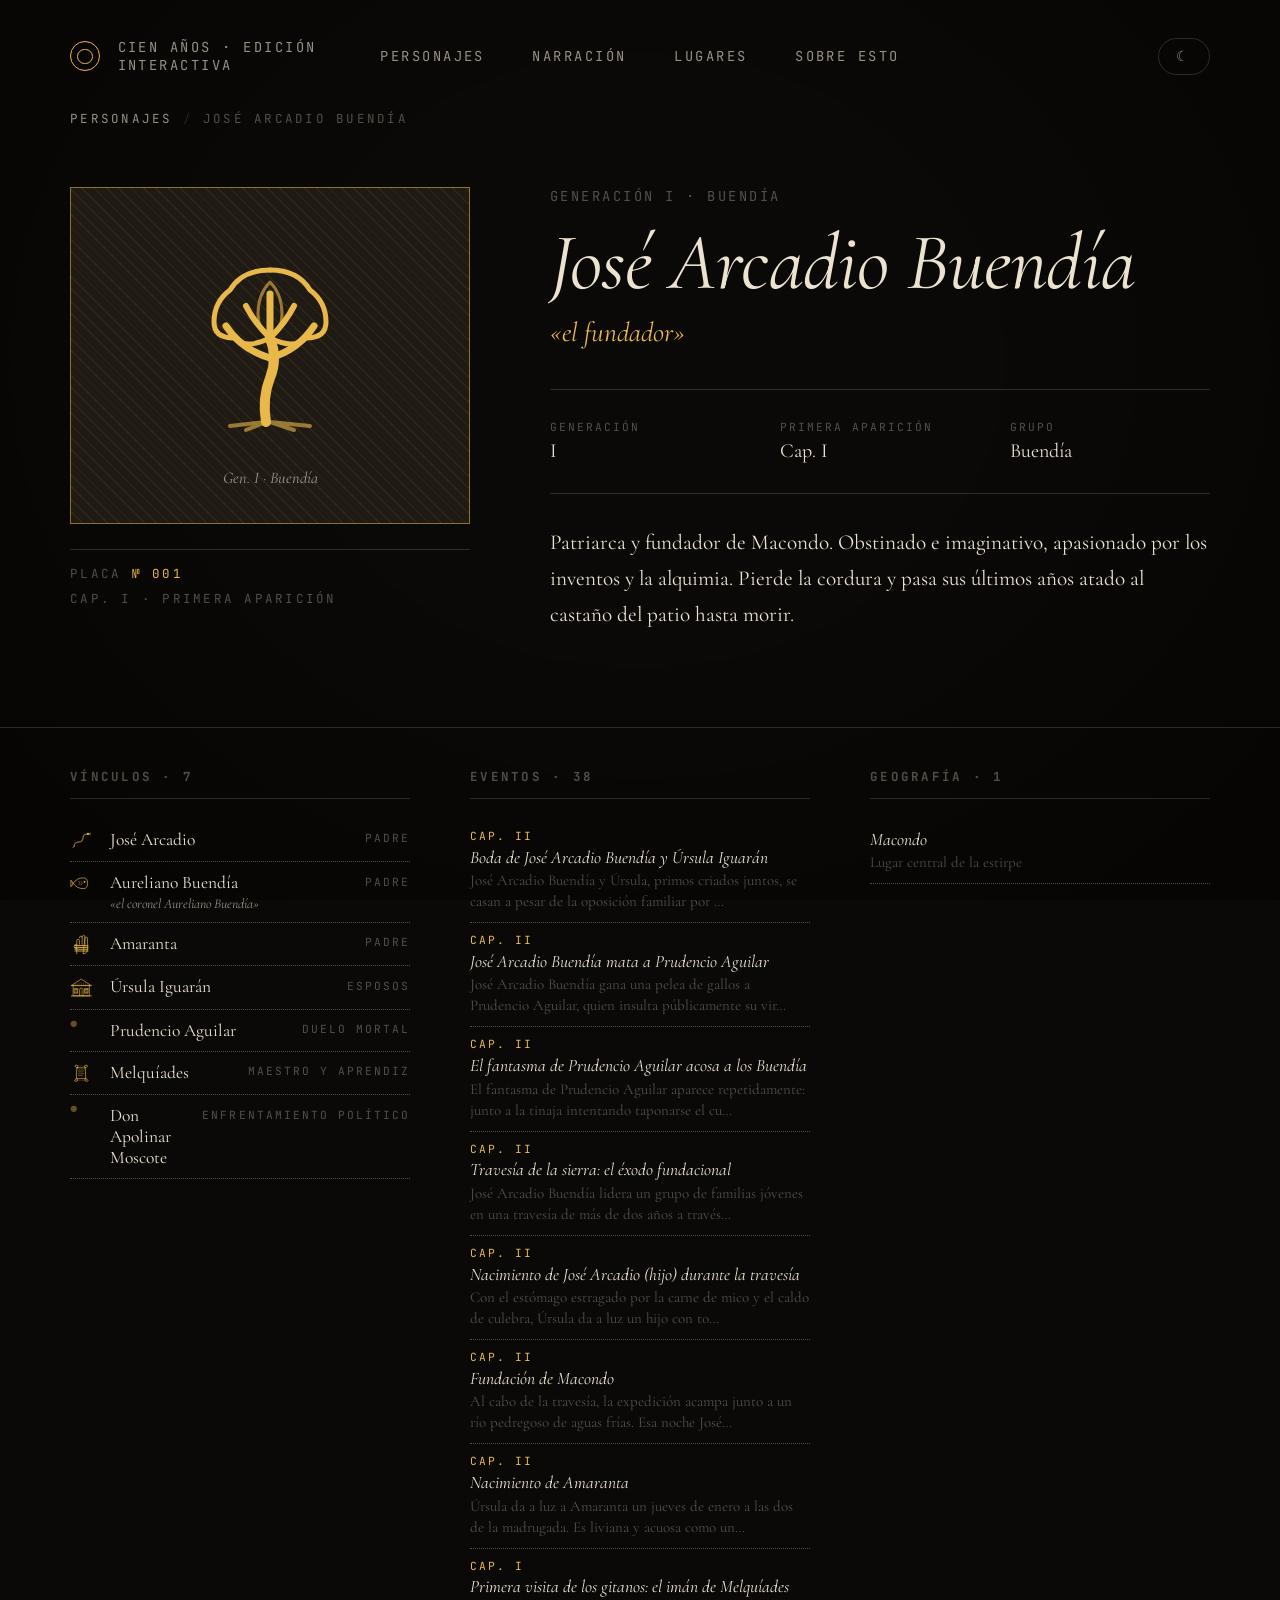
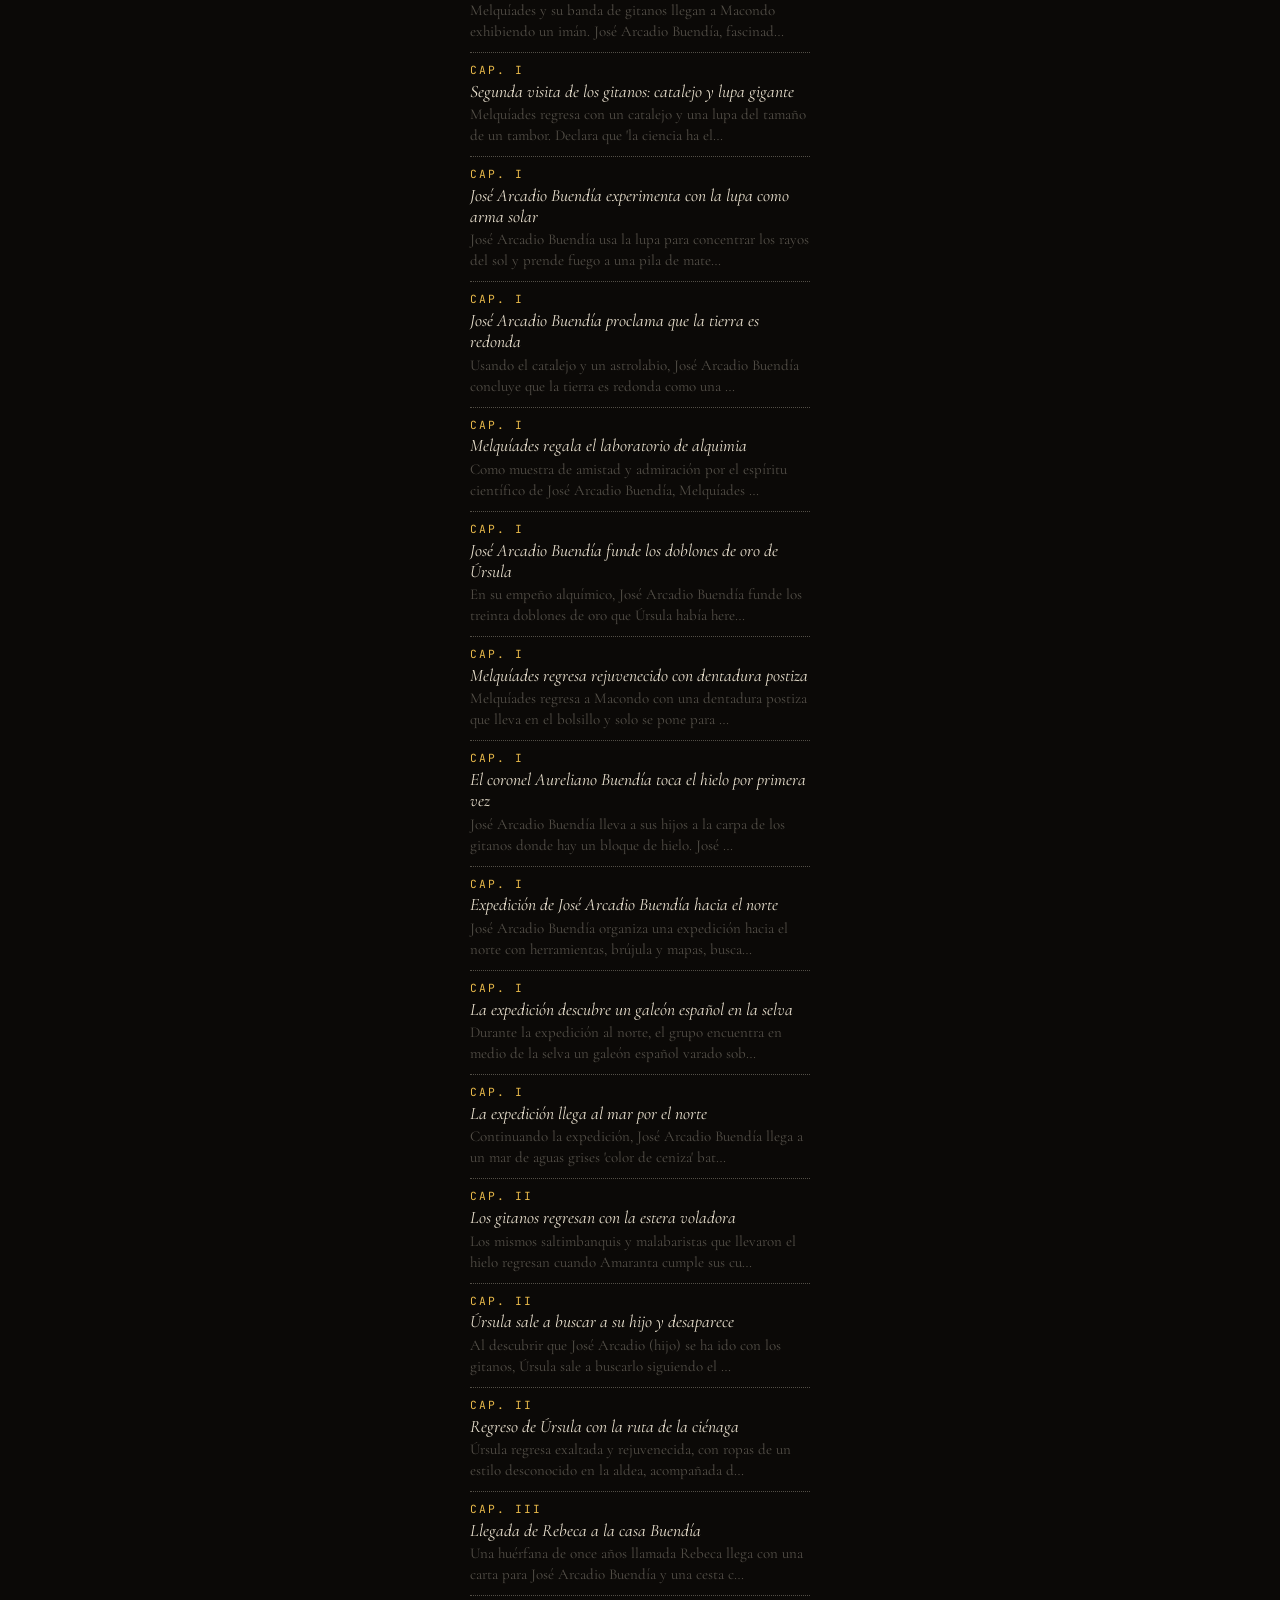
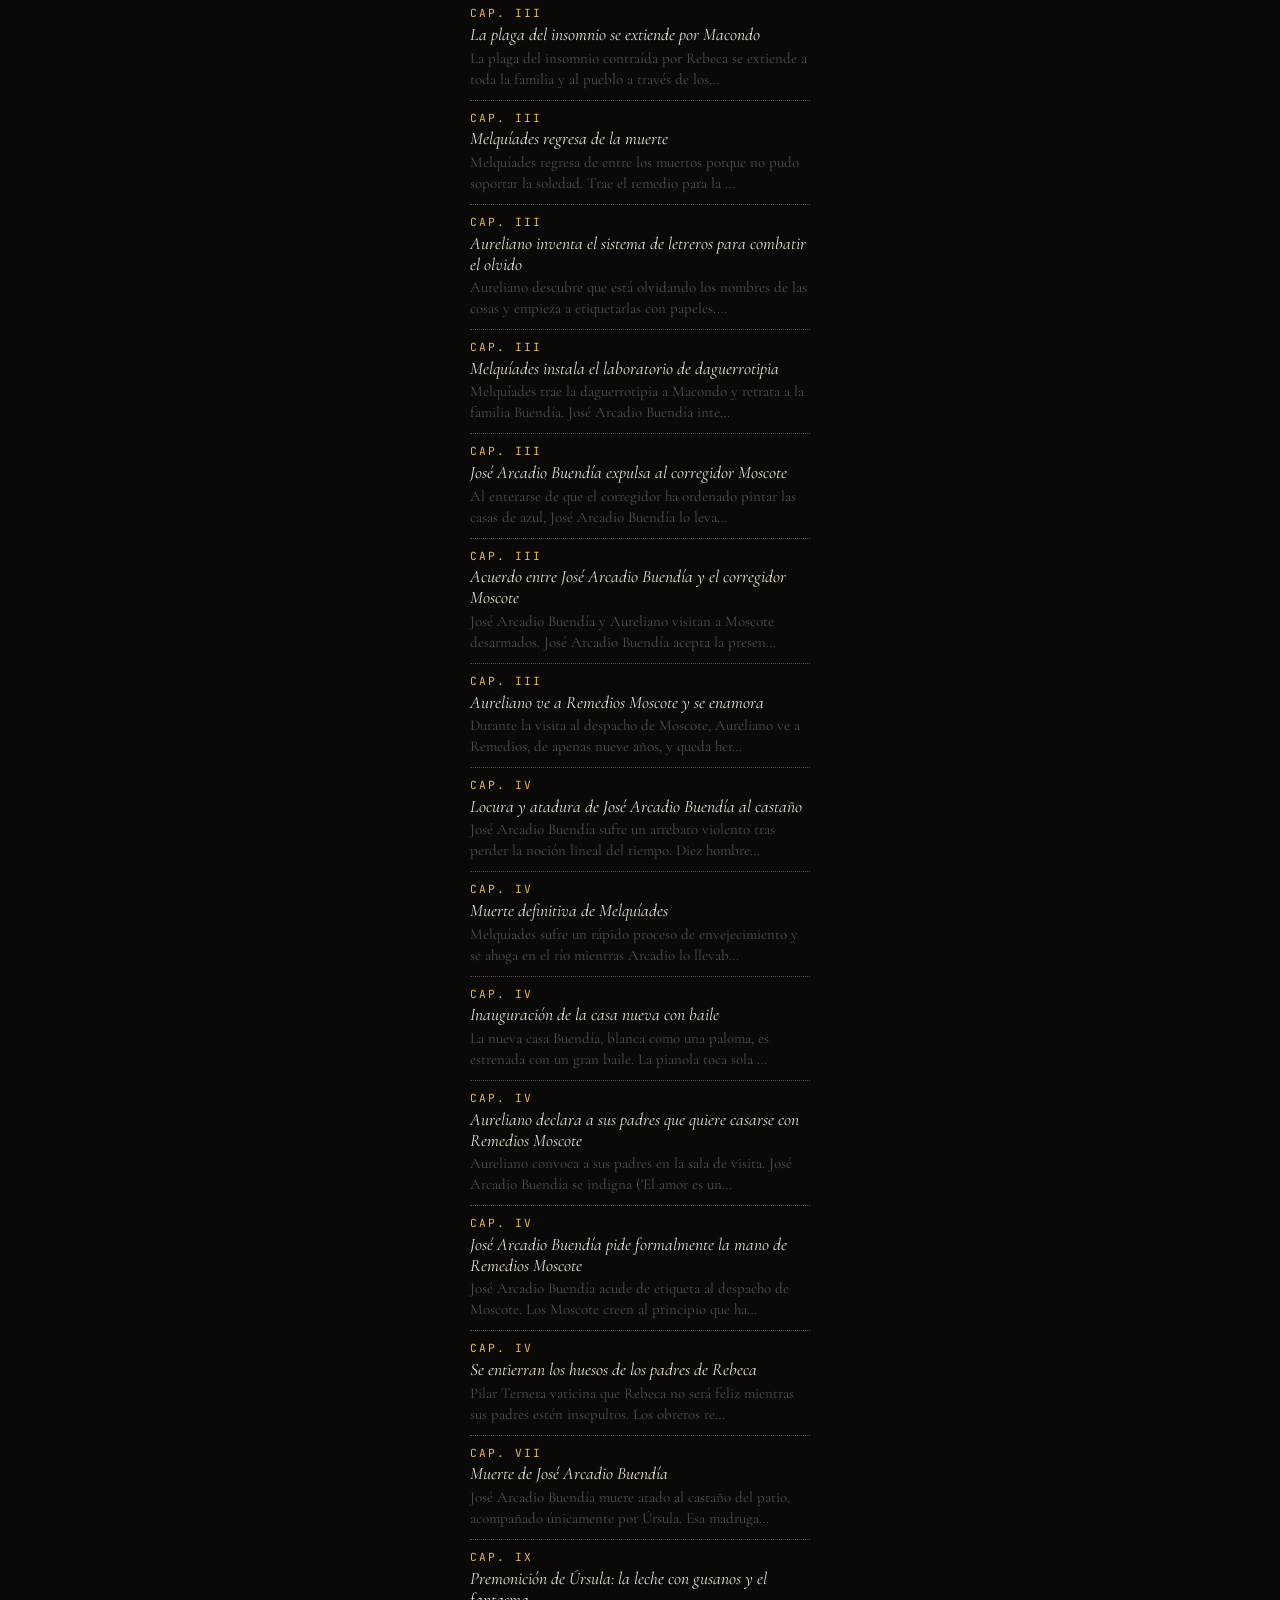
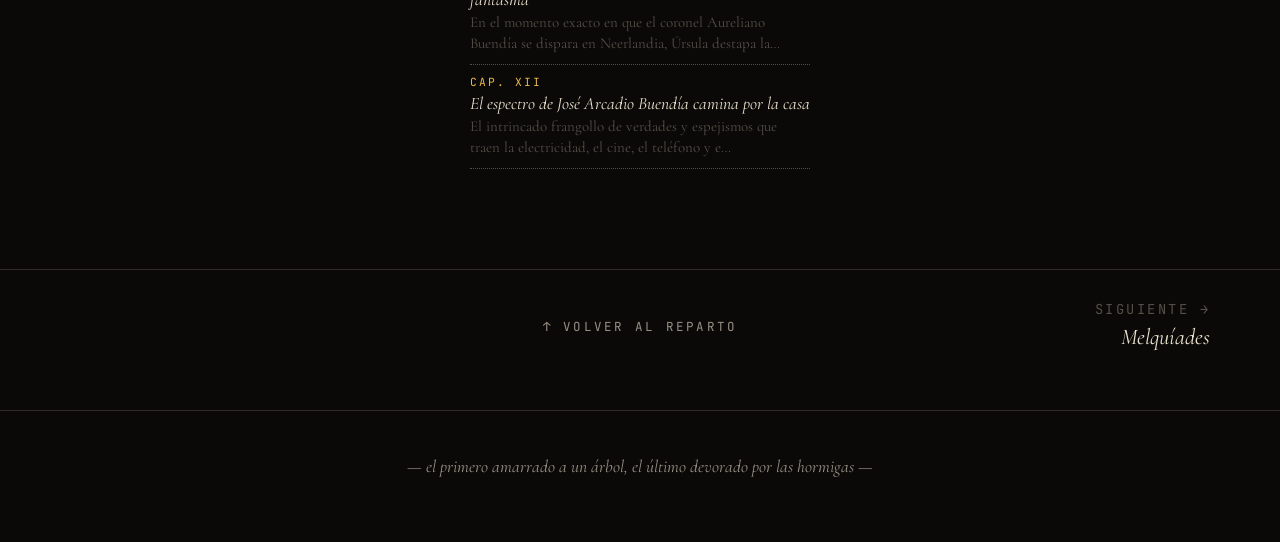
<file: visualizacion/personaje.html>
<!doctype html>
<html lang="es" data-mode="dark">
<head>
<meta charset="utf-8" />
<title>Personaje · Cien años de soledad</title>
<meta name="viewport" content="width=device-width, initial-scale=1" />
<link rel="preconnect" href="https://fonts.googleapis.com" />
<link rel="preconnect" href="https://fonts.gstatic.com" crossorigin />
<link href="https://fonts.googleapis.com/css2?family=Cormorant+Garamond:ital,wght@0,300;0,400;0,500;0,600;1,300;1,400;1,500&family=EB+Garamond:ital,wght@0,400;0,500;1,400;1,500&family=IM+Fell+English+SC&family=IM+Fell+DW+Pica:ital@0;1&family=JetBrains+Mono:wght@300;400;500&display=swap" rel="stylesheet" />
<link rel="stylesheet" href="styles/system.css" />
<script src="scripts/mode.js"></script>
<script src="scripts/symbols.js"></script>
<style>
  .breadcrumb{
    padding: 28px 56px 0;
    font-family: var(--font-label); font-size:10px;
    letter-spacing: var(--label-letter); text-transform: var(--label-transform);
    color: var(--ink-faint);
    display:flex; gap:8px; align-items:center; position:relative; z-index:1;
    max-width: 1440px; margin-left: auto; margin-right: auto;
  }
  .breadcrumb a{color:var(--ink-soft); text-decoration:none}
  .breadcrumb a:hover{color:var(--accent)}
  .breadcrumb .sep{opacity:0.4}

  .char-hero{
    padding: 48px 56px 56px;
    display:grid; grid-template-columns: 320px 1fr; gap:64px; align-items:start;
    position:relative; z-index:1;
    max-width: 1440px; margin-left: auto; margin-right: auto;
  }
  .char-emblem-wrap{
    display:flex; flex-direction:column; align-items:center; gap:20px;
  }
  .char-emblem{
    display:flex; flex-direction:column; align-items:center; gap:12px;
    color: var(--accent);
    border: 1px solid var(--accent-soft); padding: 28px;
    background: var(--portrait);
    background-image: repeating-linear-gradient(45deg,transparent 0 6px,var(--portrait-stripe) 6px 7px);
    width:100%;
  }
  .char-emblem .em-inits{
    font-family: var(--font-display); font-size: 96px; line-height:1;
    color: var(--ink-faint); letter-spacing:-0.04em;
  }
  html[data-mode="light"] .char-emblem .em-inits{font-weight:500}
  .char-emblem .em-tagline{
    font-family: var(--font-italic); font-style:italic; font-size:13px;
    color: var(--ink-soft);
  }
  .char-plaque{
    width:100%; display:flex; flex-direction:column; gap:6px;
    font-family: var(--font-label); font-size:10px;
    letter-spacing: var(--label-letter); text-transform: var(--label-transform);
    color: var(--ink-faint); padding: 12px 0;
    border-top: var(--border-double);
  }
  .char-plaque .num{color: var(--accent)}

  .char-info .eyebrow{
    font-family: var(--font-label); font-size:11px;
    letter-spacing: var(--label-letter); text-transform: var(--label-transform);
    color: var(--ink-faint); margin-bottom:16px;
  }
  .char-info h1{
    font-family: var(--font-display); font-style:italic; font-weight:400;
    font-size: 64px; line-height:0.95; letter-spacing:-0.01em;
    color:var(--ink); margin-bottom:12px;
  }
  html[data-mode="light"] .char-info h1{font-style:normal; font-weight:500; font-size:60px}
  .char-info .alias{
    font-family: var(--font-italic); font-style:italic; font-size:22px;
    color: var(--accent); margin-bottom:32px;
  }

  .char-meta{
    display:grid; grid-template-columns: repeat(3, 1fr); gap:24px;
    padding: 24px 0; border-top: var(--border-double); border-bottom: var(--border-double);
    margin-bottom:24px;
  }
  .char-meta .col .k{
    font-family: var(--font-label); font-size:9px;
    letter-spacing: var(--label-letter); text-transform: var(--label-transform);
    color: var(--ink-faint); margin-bottom:4px;
  }
  .char-meta .col .v{font-family: var(--font-display); font-size:16px; color:var(--ink)}
  .char-meta .col .v.accent{color:var(--accent); font-style:italic}

  .char-bio{
    font-size:17px; line-height:1.7; color:var(--ink); margin-bottom:20px;
  }

  .char-trio{
    padding: 0 max(56px, calc((100vw - 1440px) / 2 + 56px)) 80px;
    display:grid; grid-template-columns: 1fr 1fr 1fr; gap:48px;
    position:relative; z-index:1;
    border-top: var(--border-double);
  }
  .char-trio .col{padding-top:32px}
  .char-trio h3{
    font-family: var(--font-label); font-size:10px;
    letter-spacing: var(--label-letter); text-transform: var(--label-transform);
    color: var(--ink-faint); margin-bottom:16px;
    padding-bottom:10px; border-bottom: var(--border-double);
  }

  .rel-row{
    display:grid; grid-template-columns: 22px 1fr auto;
    gap:10px; align-items:start; padding:8px 0;
    border-bottom: 1px dotted var(--ink-faint);
    cursor:pointer; text-decoration:none; color:inherit;
    transition: background .1s;
  }
  .rel-row:hover{background:var(--accent-bg)}
  .rel-row .rs{color:var(--accent); display:flex}
  .rel-row .rname{font-family:var(--font-display); font-size:14px; color:var(--ink)}
  .rel-row .rname .rsub{
    display:block; font-family:var(--font-italic); font-style:italic;
    font-size:11px; color:var(--ink-soft); margin-top:1px;
  }
  .rel-row .rkind{
    font-family:var(--font-label); font-size:9px;
    letter-spacing:var(--label-letter); text-transform:var(--label-transform);
    color:var(--ink-faint); text-align:right; padding-top:2px;
  }

  .ev-row{display:block; padding:8px 0; border-bottom:1px dotted var(--ink-faint); text-decoration:none}
  .ev-row:hover{background:var(--accent-bg)}
  .ev-row .ehead{
    display:flex; gap:12px; align-items:baseline; margin-bottom:3px;
  }
  .ev-row .ech{
    font-family:var(--font-label); font-size:9px;
    letter-spacing:var(--label-letter); text-transform:var(--label-transform);
    color:var(--accent);
  }
  .ev-row .etitle{font-family:var(--font-display); font-size:14px; font-style:italic; color:var(--ink)}
  html[data-mode="light"] .ev-row .etitle{font-style:normal; font-weight:500}
  .ev-row .esub{font-size:12px; color:var(--ink-faint); margin-top:2px; line-height:1.4}

  .char-foot-nav{
    padding: 24px 56px 48px;
    display:grid; grid-template-columns: 1fr auto 1fr; gap:24px; align-items:center;
    border-top: var(--border-double); position:relative; z-index:1;
  }
  .nav-link{
    display:flex; flex-direction:column; gap:4px; text-decoration:none;
  }
  .nav-link .label{color:var(--ink-faint)}
  .nav-link .nname{font-family:var(--font-display); font-size:18px; font-style:italic; color:var(--ink)}
  html[data-mode="light"] .nav-link .nname{font-style:normal; font-weight:500}
  .nav-link:hover .nname{color:var(--accent)}
  .nav-link.right{text-align:right; justify-self:flex-end}
  .nav-back a{
    font-family:var(--font-label); font-size:10px;
    letter-spacing:var(--label-letter); text-transform:var(--label-transform);
    color:var(--ink-soft); text-decoration:none;
  }
  .nav-back a:hover{color:var(--accent)}
  .nav-back{text-align:center}

  @media (max-width: 768px) {
    .breadcrumb { padding: 16px 20px 0 }
    .pg-layout {
      grid-template-columns: 1fr !important;
      padding: 20px 20px 60px;
      gap: 32px;
    }
    .pg-aside { position: static !important; }
  }
</style>
</head>
<body>

<div class="vig-page"></div>

<header class="top">
  <a href="personajes.html" class="brand">
    <div class="crest"></div>
    <div class="label">cien años · edición interactiva</div>
  </a>
  <nav class="label">
    <a href="personajes.html">Personajes</a>
    <a href="cronologia.html">Narración</a>
    <a href="lugares.html">Lugares</a>
    <a href="sobre.html">Sobre esto</a>
  </nav>
  <div class="ctl">
    <button class="toggle" data-mode-toggle aria-label="Alternar modo">
      <span data-toggle-label>☾</span>
    </button>
  </div>
</header>

<nav class="breadcrumb" id="breadcrumb">
  <a href="personajes.html">Personajes</a>
  <span class="sep">/</span>
  <span id="bc-name">—</span>
</nav>

<section class="char-hero" id="char-hero">
  <!-- filled by JS -->
</section>

<section class="char-trio" id="char-trio">
  <!-- filled by JS -->
</section>

<nav class="char-foot-nav" id="char-foot-nav">
  <!-- filled by JS -->
</nav>

<footer class="bot">
  <div class="center">— el primero amarrado a un árbol, el último devorado por las hormigas —</div>
</footer>

<script>
const RAW_PERSONAJES = [{"id": "JOSE_ARCADIO_BUENDIA_FUNDADOR", "nombre": "José Arcadio Buendía", "apodos": ["el fundador", "el patriarca"], "generacion": 1, "capitulo": 1, "grupo": "buendia", "descripcion": "Patriarca y fundador de Macondo. Obstinado e imaginativo, apasionado por los inventos y la alquimia. Pierde la cordura y pasa sus últimos años atado al castaño del patio hasta morir."}, {"id": "MELQUIADES", "nombre": "Melquíades", "apodos": [], "generacion": null, "capitulo": 1, "grupo": null, "descripcion": "Gitano anciano y sabio, jefe de la banda que visita Macondo. Introduce inventos y tecnología. Muere y regresa de entre los muertos varias veces. Escribe unos pergaminos proféticos en sánscrito que no serán descifrados hasta 100 años después."}, {"id": "AURELIANO_BUENDIA_CORONEL", "nombre": "Aureliano Buendía", "apodos": ["el coronel Aureliano Buendía", "Aurelito"], "generacion": 2, "capitulo": 1, "grupo": "buendia", "descripcion": "Segundo hijo de José Arcadio Buendía y Úrsula, primer ser humano nacido en Macondo. Silencioso y retraído, con capacidades presientes desde niño. Se convierte en coronel liberal, pierde 32 levantamientos armados, engendra 17 hijos con 17 mujeres, sobrevive 14 intentos de asesinato. Firma la rendición y pasa sus últimos años haciendo pececitos de oro en el taller. Muere apoyado en el castaño del patio, olvidado por todos."}, {"id": "AMARANTA_BUENDIA", "nombre": "Amaranta", "apodos": [], "generacion": 2, "capitulo": 2, "grupo": "buendia", "descripcion": "Hija de José Arcadio Buendía y Úrsula. Ama a Pietro Crespi pero lo rechaza cruelmente llevando a su suicidio. También rechaza a Gerineldo Márquez. Se quema la mano con carbones y lleva una venda negra hasta su muerte como penitencia. Muere virgen, tras coser su propio sudario, sabiendo el día exacto de su muerte."}, {"id": "REBECA", "nombre": "Rebeca", "apodos": [], "generacion": 2, "capitulo": 3, "grupo": "buendia", "descripcion": "Huérfana adoptada por los Buendía, supuesta prima lejana de Úrsula. Llega cargando los huesos de sus padres en una cesta. Come tierra y cal compulsivamente en momentos de ansiedad. Enamorada de Pietro Crespi, acaba casándose con José Arcadio hijo. Tras la muerte de su esposo se recluye en su casa y vive aislada del mundo hasta morir."}, {"id": "VISITACION", "nombre": "Visitación", "apodos": [], "generacion": null, "capitulo": 3, "grupo": null, "descripcion": "India guajira que llegó a Macondo con su hermano huyendo de una plaga de insomnio en su tribu. Trabaja como sirvienta para los Buendía. Reconoce los síntomas del insomnio en Rebeca y advierte del peligro. Había rechazado un trono en su tribu. Muere en la casa de los Buendía."}, {"id": "PIETRO_CRESPI", "nombre": "Pietro Crespi", "apodos": [], "generacion": null, "capitulo": 3, "grupo": null, "descripcion": "Italiano apuesto y refinado, llega a instalar la pianola de los Buendía y enseñar a bailar. Maestro de música y director de escuela de baile. Amado por Rebeca y Amaranta. Tras ser rechazado definitivamente por Amaranta después de años de espera, se suicida cortándose las muñecas en su almacén."}, {"id": "APOLINAR_MOSCOTE", "nombre": "Don Apolinar Moscote", "apodos": [], "generacion": null, "capitulo": 4, "grupo": null, "descripcion": "Magistrado enviado por el gobierno para gobernar Macondo. José Arcadio Buendía lo expulsa pero regresa con soldados y acaba quedándose. Conservador convencido. Padre de Remedios y Amparo Moscote. Manipula las elecciones locales a favor de los conservadores, detonando la guerra civil."}, {"id": "REMEDIOS_MOSCOTE", "nombre": "Remedios Moscote", "apodos": [], "generacion": null, "capitulo": 4, "grupo": "allegado", "descripcion": "Hija menor de Don Apolinar Moscote. El coronel Aureliano Buendía Aureliano se enamora de ella cuando tiene 9 años y se casan tras su primera menstruación. Serena y tranquila, cuida a José Arcadio Buendía atado al árbol y acepta a Aureliano José como propio. Muere joven a causa de una infección tras un aborto espontáneo de gemelos. Su daguerrotipo queda colgado en la pared de la casa."}, {"id": "ARCADIO", "nombre": "Arcadio", "apodos": [], "generacion": 3, "capitulo": 3, "grupo": "buendia", "descripcion": "Hijo de José Arcadio hijo y Pilar Ternera, criado por los Buendía ignorando su verdadero origen. Gobernante civil y militar de Macondo nombrado por el coronel Aureliano Buendía, resulta un tirano despiadado. Se casa con Santa Sofía de La Piedad. Es fusilado al amanecer al final de la guerra, dejando una hija recién nacida sin nombre y a su esposa embarazada."}, {"id": "AURELIANO_JOSE", "nombre": "Aureliano José", "apodos": [], "generacion": 3, "capitulo": 4, "grupo": "buendia", "descripcion": "Hijo del coronel Aureliano Buendía Aureliano Buendía y Pilar Ternera. Criado por Remedios Moscote como propio y luego por Amaranta. Desarrolla una obsesión incestuosa por su tía Amaranta, quien finalmente lo rechaza. Deserta de las tropas federalistas para regresar a casa. Es asesinado por soldados en un teatro."}, {"id": "SANTA_SOFIA_DE_LA_PIEDAD", "nombre": "Santa Sofía de La Piedad", "apodos": [], "generacion": null, "capitulo": 6, "grupo": "allegado", "descripcion": "Joven virgen a quien Pilar Ternera paga para que vaya en su lugar a la cama de Arcadio. Se convierte en su esposa. Madre de Remedios la Bella, José Arcadio Segundo y Aureliano Segundo. Trabaja incansablemente en la casa Buendía durante décadas sin quejarse, tratada más como sirvienta que como matriarca. Al final abandona la casa agotada y no se vuelve a saber de ella."}, {"id": "GERINELDO_MARQUEZ", "nombre": "Gerineldo Márquez", "apodos": ["el coronel Gerineldo Márquez"], "generacion": null, "capitulo": 4, "grupo": null, "descripcion": "Amigo de infancia y camarada del coronel Aureliano Buendía Aureliano, uno de los 21 hombres con que inicia la guerra. Leal y convencido de los ideales liberales. Ama a Amaranta, quien lo rechaza. Administra Macondo como líder civil en ausencia del coronel Aureliano Buendía. Condenado a muerte por el propio Coronel por traición; Úrsula amenaza con matar a su hijo si lo ejecuta. Muere durante el diluvio."}, {"id": "JOSE_RAQUEL_MONCADA", "nombre": "José Raquel Moncada", "apodos": ["el general Moncada"], "generacion": null, "capitulo": 5, "grupo": null, "descripcion": "General conservador que acaba siendo alcalde de Macondo tras la guerra, convirtiendo el pueblo en un lugar pacífico. Viejo amigo del coronel Aureliano Buendía Aureliano pese a estar en bandos contrarios. Ejecutado por orden del coronel Aureliano Buendía al final del conflicto. El coronel Aureliano Buendía asume su responsabilidad excusándose en 'la revolución', algo que Moncada rechaza."}, {"id": "REMEDIOS_LA_BELLA", "nombre": "Remedios la Bella", "apodos": ["Remedios"], "generacion": 4, "capitulo": 8, "grupo": "buendia", "descripcion": "Hija de Arcadio y Santa Sofía de La Piedad. De belleza sobrenatural que provoca locura y muerte en los hombres que la rodean. Deambula desnuda sin entender el efecto que causa. Simple y pura hasta lo divino. Asciende al cielo un día mientras dobla sábanas en el patio con Fernanda, desapareciendo entre las nubes."}, {"id": "JOSE_ARCADIO_SEGUNDO", "nombre": "José Arcadio Segundo", "apodos": [], "generacion": 4, "capitulo": 7, "grupo": "buendia", "descripcion": "Gemelo de Aureliano Segundo, hijo de Arcadio y Santa Sofía. Delgado como el coronel Aureliano Buendía. Presencia un fusilamiento de niño y detesta las prácticas militares. Lidera la huelga de los trabajadores bananeros. Único superviviente de la masacre de las 3000 personas. Pasa sus últimos años oculto en el cuarto de Melquíades estudiando los pergaminos. Muere al mismo tiempo que su gemelo."}, {"id": "AURELIANO_SEGUNDO", "nombre": "Aureliano Segundo", "apodos": [], "generacion": 4, "capitulo": 7, "grupo": "buendia", "descripcion": "Gemelo de José Arcadio Segundo, hijo de Arcadio y Santa Sofía. Robusto y jovial. Se casa con Fernanda del Carpio pero mantiene a Petra Cotes como amante toda su vida. Amasa una fortuna gracias a la fértil multiplicación del ganado vinculada a su pasión por Petra. Muere del mismo tumor en la garganta al mismo instante que su gemelo."}, {"id": "PETRA_COTES", "nombre": "Petra Cotes", "apodos": [], "generacion": null, "capitulo": 10, "grupo": "allegado", "descripcion": "Viuda mestiza, amante permanente de Aureliano Segundo. Su pasión por él provoca la misteriosa multiplicación del ganado. Acepta con lucidez el reparto de Aureliano entre ella y Fernanda. En la vejez, con los animales muertos por el diluvio, vende rifas y envía comida a los Buendía privándose ella misma. Guarda las botas de Aureliano como garantía de que volverá."}, {"id": "FERNANDA_DEL_CARPIO", "nombre": "Fernanda del Carpio", "apodos": [], "generacion": null, "capitulo": 10, "grupo": "allegado", "descripcion": "Elegida como la más bella entre 5000 mujeres para ser reina de carnaval. Criada en total aislamiento por una familia venida a menos, educada en un convento. Religiosa, rígida y ajena a la realidad. Esposa de Aureliano Segundo. Solo permite relaciones 42 días al año según su calendario religioso. Lleva la casa Buendía con mano de hierro y muere sola, encontrada por Aureliano Babilonia en su cama."}, {"id": "MEME", "nombre": "Meme", "apodos": ["Renata Remedios", "Renata"], "generacion": 5, "capitulo": 11, "grupo": "buendia", "descripcion": "Hija de Aureliano Segundo y Fernanda del Carpio. Social y alegre, al contrario que su madre. Clavicordista sin pasión. Se enamora del mecánico Mauricio Babilonia. Cuando Fernanda descubre la relación hace disparar a Mauricio y envía a Meme a un convento, donde pierde el habla para siempre. Muere de vieja sin haber vuelto a ser feliz, dejando un hijo, Aureliano Babilonia."}, {"id": "MAURICIO_BABILONIA", "nombre": "Mauricio Babilonia", "apodos": [], "generacion": null, "capitulo": 14, "grupo": "allegado", "descripcion": "Mecánico pobre de la compañía bananera. Amante de Meme. Siempre rodeado de mariposas amarillas que anuncian su presencia. Recibe un disparo de un guardia cuando intenta colarse por el techo del baño para ver a Meme, quedándole paralítico de por vida. Muere de viejo, solo, atormentado por los recuerdos y las mariposas."}, {"id": "JOSE_ARCADIO_QUINTO", "nombre": "José Arcadio", "apodos": [], "generacion": 5, "capitulo": 11, "grupo": "buendia", "descripcion": "Hijo de Aureliano Segundo y Fernanda del Carpio, enviado al seminario de Roma para convertirse en papa. Regresa sin haberse ordenado, habiendo malvivido fuera. Restaura parte de la casa Buendía. Mantiene una extraña relación con los niños del vecindario. Es ahogado por ellos en la piscina, que le roban el oro de Úrsula."}, {"id": "AMARANTA_URSULA", "nombre": "Amaranta Úrsula", "apodos": [], "generacion": 5, "capitulo": 14, "grupo": "buendia", "descripcion": "Hija menor de Aureliano Segundo y Fernanda. Vital, hermosa y resuelta. Estudia en Bruselas y regresa con su esposo Gastón, convencida de poder revivir Macondo. Se enamora de su sobrino Aureliano Babilonia sin saber que lo es. Muere desangrada tras dar a luz al último Buendía, el niño con cola de cerdo."}, {"id": "AURELIANO_BABILONIA", "nombre": "Aureliano Babilonia", "apodos": [], "generacion": 6, "capitulo": 14, "grupo": "buendia", "descripcion": "Hijo de Meme y Mauricio Babilonia, criado en secreto por Fernanda. Vive recluido en el taller de Melquíades estudiando los pergaminos y aprendiendo sánscrito. Se enamora de su tía Amaranta Úrsula sin saber el parentesco. Descifra los manuscritos en el momento en que el viento arrasa Macondo, leyendo su propio destino en el instante en que ocurre."}, {"id": "GASTON", "nombre": "Gastón", "apodos": [], "generacion": null, "capitulo": 17, "grupo": "allegado", "descripcion": "Belga apasionado por la aviación, esposo de Amaranta Úrsula. La conoció al aterrizar de emergencia en un campo de flores. Intenta adaptarse a Macondo mientras planea montar un servicio de correo aéreo. Cuando Amaranta Úrsula le confiesa su amor por Aureliano Babilonia, responde con ecuanimidad y se va a Bruselas, guardando sus propios intereses con calma."}, {"id": "PRUDENCIO_AGUILAR", "nombre": "Prudencio Aguilar", "apodos": [], "generacion": null, "capitulo": 1, "grupo": null, "descripcion": "Vecino de Riohacha. En una pelea de gallos pone en evidencia públicamente la supuesta impotencia de José Arcadio Buendía. Este lo mata con una lanza. Su fantasma persigue al matrimonio Buendía con una tristeza tan profunda que provoca compasión, no terror, forzándoles a abandonar su pueblo y fundar Macondo. José Arcadio Buendía sigue hablando con su espectro hasta el final de su vida."}, {"id": "FRANCISCO_EL_HOMBRE", "nombre": "Francisco el Hombre", "apodos": [], "generacion": null, "capitulo": 3, "grupo": null, "descripcion": "Trovador itinerante de casi 200 años que recorre las comunidades de la región narrando sus historias y noticias como un cuentacuentos ambulante. A través de él Aureliano se entera de la muerte de su madre adoptiva. Representa el medio de comunicación oral antes de que lleguen el correo, el telégrafo y el teléfono."}, {"id": "PADRE_NICANOR", "nombre": "Padre Nicanor", "apodos": ["el padre Nicanor"], "generacion": null, "capitulo": 4, "grupo": null, "descripcion": "Sacerdote horrorizado de que Macondo viva sin religión. Decide quedarse para construir una iglesia. Demuestra el poder de Dios levitándose 12 centímetros tras beber una taza de chocolate, repitiendo la demostración hasta recaudar fondos suficientes. Intenta sin éxito convencer a José Arcadio Buendía atado al árbol de la existencia de Dios."}, {"id": "BRUNO_CRESPI", "nombre": "Bruno Crespi", "apodos": [], "generacion": null, "capitulo": 6, "grupo": null, "descripcion": "Hermano menor de Pietro Crespi. Administra la tienda de música mientras Pietro dirige la escuela de baile. Se casa con Amparo Moscote. Más tarde abre el primer cine de Macondo, que despierta sentimientos encontrados en la gente hasta que el alcalde explica que las imágenes son solo ilusiones."}, {"id": "AMPARO_MOSCOTE", "nombre": "Amparo Moscote", "apodos": [], "generacion": null, "capitulo": 3, "grupo": null, "descripcion": "Hija de Don Apolinar Moscote y hermana de Remedios. Hace de enlace entre Pietro Crespi y Rebeca, entregando en secreto las cartas del italiano. Se casa con Bruno Crespi. Cose el vestido de novia de Rebeca cuando Amaranta destruye el primero."}, {"id": "AURELIANO_TRISTE", "nombre": "Aureliano Triste", "apodos": [], "generacion": 3, "capitulo": 11, "grupo": "buendia", "descripcion": "Uno de los 17 hijos del coronel Aureliano Buendía Aureliano Buendía con distintas mujeres durante la guerra. Establece una fábrica de hielo en Macondo, cumpliendo el sueño del patriarca. Trae el ferrocarril a la aldea en su segunda visita, abriendo la puerta a la llegada de la compañía bananera y la modernidad."}, {"id": "AURELIANO_CENTENO", "nombre": "Aureliano Centeno", "apodos": [], "generacion": 3, "capitulo": 11, "grupo": "buendia", "descripcion": "Uno de los 17 hijos del coronel Aureliano Buendía Aureliano Buendía. Se queda en Macondo para ayudar a Aureliano Triste en la producción de hielo. Descubre por casualidad cómo fabricar helados, iniciando un nuevo negocio."}, {"id": "AURELIANO_AMADOR", "nombre": "Aureliano Amador", "apodos": [], "generacion": 3, "capitulo": 12, "grupo": "buendia", "descripcion": "Uno de los 17 hijos del coronel Aureliano Buendía Aureliano Buendía. Único superviviente de la noche en que los 17 hermanos fueron cazados uno a uno por la marca de ceniza en la frente. Se refugia con los indios. Reaparece años después hecho jirones en la puerta de la casa Buendía, donde nadie lo reconoce, y es abatido por dos policías en el acto."}, {"id": "NIGROMANTA", "nombre": "Nigromanta", "apodos": [], "generacion": null, "capitulo": 19, "grupo": null, "descripcion": "Bisnieta del anciano negro antillano que guardaba memoria del coronel Aureliano Buendía. Prostituta del barrio de tolerancia, grande, de huesos sólidos y cabeza acorazada de pelos de alambre. Lleva desde que nació un cintillo de acero alrededor de la cintura. Aureliano Babilonia acude a ella para sofocar su pasión por Amaranta Úrsula, pero termina confiándole su amor reprimido; a partir de entonces ella le cobra los servicios con tanto rigor que lleva la cuenta con rayitas de uña detrás de la puerta."}, {"id": "AURELIANO_ULTIMO", "nombre": "Aureliano", "apodos": [], "generacion": 7, "capitulo": 20, "grupo": "buendia", "descripcion": "Hijo de Aureliano Babilonia y Amaranta Úrsula, producto del incesto que la estirpe temió durante siete generaciones. Nace con cola de cerdo, el signo profetizado desde los tiempos de Úrsula Iguarán. Su madre muere en el parto. Abandonado en el jardín, es devorado por las hormigas. Su muerte coincide con la destrucción de Macondo por el viento mientras Aureliano descifra los pergaminos."}, {"id": "JOSE_ARCADIO_HIJO", "nombre": "José Arcadio", "apodos": [], "generacion": 2, "capitulo": 1, "grupo": "buendia", "descripcion": "Hijo mayor de José Arcadio Buendía y Úrsula. Nacido en el camino hacia Macondo antes de su fundación. Físicamente enorme y tatuado. Tiene una relación con Pilar Ternera de la que nace Arcadio. Se marcha con los gitanos y regresa años después. Se casa con Rebeca. Muere asesinado de un disparo sin herida visible, con olor a pólvora."}, {"id": "PILAR_TERNERA", "nombre": "Pilar Ternera", "apodos": [], "generacion": null, "capitulo": 2, "grupo": "allegado", "descripcion": "Habitante original de Macondo, traída por sus padres para alejarla de un hombre que la violó con 14 años. Lectora de cartas, adivina y proxeneta. Se acuesta con José Arcadio (hijo) y con el coronel Aureliano Buendía Aureliano, engendrando hijos de ambos hermanos. Vive 145 años y muere en su mecedora en el burdel que regenta al final de la novela."}, {"id": "URSULA_IGUARAN", "nombre": "Úrsula Iguarán", "apodos": [], "generacion": 1, "capitulo": 1, "grupo": "buendia", "descripcion": "Matriarca de la familia Buendía. Prima y esposa de José Arcadio Buendía. Voz de la razón y sustento real de la familia. Emprendedora, incansable y longeva (vive más de 110 años). Pierde la vista en su vejez pero lo disimula memorizando distancias y rutinas."}, {"id": "CATAURE", "nombre": "Cataure", "apodos": [], "generacion": null, "capitulo": 3, "grupo": null, "descripcion": "Indio guajiro, hermano de Visitación. Llegó a Macondo huyendo de la peste del insomnio que asolaba su tribu. Desapareció en la noche en que reconoció la enfermedad en los ojos de Rebeca, sin despedirse ni dar explicaciones."}, {"id": "MAGNIFICO_VISBAL", "nombre": "Magnífico Visbal", "apodos": [], "generacion": null, "capitulo": 4, "grupo": null, "descripcion": "Amigo de la infancia de Aureliano Buendía e hijo de uno de los fundadores de Macondo. Acompaña al Coronel en sus salidas a la tienda de Catarino."}, {"id": "DOCTOR_ALIRIO_NOGUERA", "nombre": "Alirio Noguera", "apodos": ["el doctor Noguera", "el falso homeópata"], "generacion": null, "capitulo": 5, "grupo": null, "descripcion": "Médico homeópata fraudulento que llega a Macondo con un diploma falso de Leipzig y glóbulos de azúcar. En realidad es un agitador federalista que escapó a Curazao disfrazado de cura tras ser capturado en la primera aventura liberal. Recluta a la juventud de Macondo para un plan de asesinatos individuales contra funcionarios conservadores y sus familias. Aureliano lo rechaza llamándolo matarife. Fusilado en la plaza por el ejército conservador sin juicio previo."}, {"id": "GREGORIO_STEVENSON", "nombre": "Gregorio Stevenson", "apodos": ["el coronel Stevenson"], "generacion": null, "capitulo": 6, "grupo": null, "descripcion": "Coronel liberal enviado por el coronel Aureliano Buendía Aureliano Buendía para negociar la rendición de Macondo. Llega disfrazado de anciana montada en un burro cargado de escobas. Usa un pescadito de oro como salvoconducto. Arcadio lo encarcela por no traer carta escrita. Logra convencer a Arcadio de darle armas y defiende el cuartel solo con veinte cartuchos disparando por distintas ventanas antes de morir en la reconquista conservadora."}, {"id": "ROQUE_CARNICERO", "nombre": "Roque Carnicero", "apodos": ["el capitán Carnicero"], "generacion": null, "capitulo": 6, "grupo": null, "descripcion": "Capitán del ejército conservador, especialista en ejecuciones sumarias. Dirige el pelotón que fusila a Arcadio. Su nombre propio es una coincidencia irónica con su oficio. Aparecerá más adelante en relación directa con el coronel Aureliano Buendía Aureliano Buendía."}, {"id": "CAPITAN_AQUILES_RICARDO", "nombre": "Aquiles Ricardo", "apodos": [], "generacion": null, "capitulo": 8, "grupo": null, "descripcion": "Capitán comandante de la guarnición conservadora de Macondo durante el período de paz. Los liberales lo señalan como provocador. Mata a Aureliano José de un tiro en la espalda al intentar registrarlo en la puerta del teatro; muere él mismo cuatro horas antes, abatido por dos balas de origen desconocido."}, {"id": "EL_CACHORRO", "nombre": "Padre Coronel", "apodos": ["El Cachorro"], "generacion": null, "capitulo": 8, "grupo": null, "descripcion": "Sacerdote veterano de la primera guerra federalista que reemplaza al padre Nicanor Reyna, consumido por las fiebres hepáticas. El pueblo lo apoda El Cachorro."}, {"id": "DON_MELCHOR_ESCALONA", "nombre": "Melchor Escalona", "apodos": ["don Melchor Escalona"], "generacion": null, "capitulo": 8, "grupo": null, "descripcion": "Maestro viejo enviado desde la ciénaga para hacerse cargo de la escuela restaurada de Macondo. Conocido por hacer caminar de rodillas a los alumnos desaplicados y darles ají picante a los lenguaraces, con la aprobación de los padres."}, {"id": "CARMELITA_MONTIEL", "nombre": "Carmelita Montiel", "apodos": [], "generacion": null, "capitulo": 8, "grupo": null, "descripcion": "Joven virgen de veinte años que vive en casa de Pilar Ternera. Estaba destinada a ser la compañera de Aureliano José, pero la noche en que lo esperaba con la cama preparada con hojas de romero, él fue al teatro y lo mataron."}, {"id": "GENERAL_TEOFILO_VARGAS", "nombre": "Teófilo Vargas", "apodos": [], "generacion": null, "capitulo": 9, "grupo": null, "descripcion": "General rebelde, indio puro, montaraz, analfabeto. Dotado de una malicia taciturna y una vocación mesiánica que suscita fanatismo en sus hombres. En la segunda asamblea de comandantes rebeldes se adelanta al Coronel y se apodera del mando central. Muere despedazado a machetazos en una emboscada."}, {"id": "VIUDA_MONCADA", "nombre": "Viuda de Moncada", "apodos": [], "generacion": null, "capitulo": 9, "grupo": null, "descripcion": "Esposa del general Moncada, vive en Manaure. Cuando el coronel Aureliano Buendía va a entregarle los objetos personales de su marido, le niega el paso: «Usted mandará en su guerra, pero yo mando en mi casa.» El coronel Aureliano Buendía manda saquear y quemar la casa."}, {"id": "PADRE_ANTONIO_ISABEL", "nombre": "Padre Antonio Isabel", "apodos": [], "generacion": null, "capitulo": 10, "grupo": null, "descripcion": "Párroco de Macondo, sucesor de El Cachorro. Cría gallos de pelea en el patio de la curia y enseña catecismo y teología mientras los cuida. Tutor de José Arcadio Segundo para su primera comunión. Manifiesta desde joven los primeros síntomas del delirio senil: llega a creer que el Diablo ganó la rebelión contra Dios y ocupa el trono celestial."}, {"id": "DON_FERNANDO", "nombre": "Don Fernando", "apodos": [], "generacion": null, "capitulo": 11, "grupo": null, "descripcion": "Padre de Fernanda del Carpio. Aristocrata venido a menos de una ciudad de 32 campanarios. Viste siempre de negro con cuello laminado y leontina de oro; pasa los días encerrado en su despacho. Mandó educar a Fernanda como reina y la entregó a Aureliano Segundo cuando un militar desconocido acudió a su casa. Se comunica con su hija solo por carta. Muere y es enviado a Macondo en un ataúd de plomo lleno de perlas vivas, en una caja de Navidad."}, {"id": "ARGENIDA", "nombre": "Argénida", "apodos": [], "generacion": null, "capitulo": 7, "grupo": null, "descripcion": "Vieja sirvienta que acompaña a Rebeca en su encierro voluntario. Es la única persona con quien Rebeca tiene contacto con el mundo exterior; actúa como intermediaria cuando los hijos del coronel Aureliano Buendía restauran la fachada de la casa."}, {"id": "CAMILA_SAGASTUME", "nombre": "Camila Sagastume", "apodos": ["La Elefanta"], "generacion": null, "capitulo": 13, "grupo": null, "descripcion": "Conocida en todo el país como 'La Elefanta'. Mujer gigantesca y maciza, de rostro hermoso y manos finas, directora de una academia de canto. Aprendió a comer como disciplina moral, no deportiva: quien tiene la conciencia en orden puede comer sin tregua. Compite con Aureliano Segundo en un duelo gastronómico que dura hasta el martes; se detiene voluntariamente para no propiciar la muerte del adversario."}, {"id": "MISTER_HERBERT", "nombre": "Míster Herbert", "apodos": [], "generacion": null, "capitulo": 12, "grupo": null, "descripcion": "Hombre rechoncho y sonriente, empresario de globos cautivos. Llega un miércoles a Macondo, almuerza en casa de los Buendía y examina los bananos con un estilete, granatorio, calibrador, termómetro e higrómetro. Sus observaciones atraen ingenieros, agrónomos y al señor Jack Brown, desencadenando la llegada de la compañía bananera."}, {"id": "SENOR_JACK_BROWN", "nombre": "Señor Jack Brown", "apodos": ["Mr. Brown"], "generacion": null, "capitulo": 12, "grupo": null, "descripcion": "Jefe visible de la compañía bananera estadounidense. Llega en un vagón suplementario laminado de plata con poltronas de terciopelo y techo de vidrios azules, acompañado de abogados de negro y perros alemanes feroces. Instala a los funcionarios locales en el gallinero electrificado y reemplaza las autoridades de Macondo por forasteros autoritarios."}, {"id": "AURELIANO_SERRADOR", "nombre": "Aureliano Serrador", "apodos": [], "generacion": 3, "capitulo": 12, "grupo": "buendia", "descripcion": "Uno de los 17 hijos del coronel Aureliano Buendía Aureliano Buendía. Se queda en Macondo durante el auge bananero. Muere asesinado en la noche del exterminio: alguien le dispara desde entre la muchedumbre de la Calle de los Turcos y cae dentro de un caldero de manteca hirviendo."}, {"id": "AURELIANO_ARCAYA", "nombre": "Aureliano Arcaya", "apodos": [], "generacion": 3, "capitulo": 12, "grupo": "buendia", "descripcion": "Uno de los 17 hijos del coronel Aureliano Buendía Aureliano Buendía. Se queda en Macondo durante el auge bananero. Muere asesinado en la noche del exterminio: alguien llama a la puerta de su cuarto con el pretexto de avisarle del peligro y le espera con una descarga de máuser que le desbarata el cráneo."}, {"id": "CATARINO", "nombre": "Catarino", "apodos": [], "generacion": null, "capitulo": 3, "grupo": null, "descripcion": "Dueño de la tienda de Catarino."}, {"id": "RENATA_ARGOTE", "nombre": "Renata Argote", "apodos": [], "generacion": null, "capitulo": 11, "grupo": null, "descripcion": "Madre de Fernanda del Carpio, esposa de Don Fernando. De su nombre proviene el de su nieta Meme, cuyo nombre de pila es Renata Remedios."}, {"id": "NICANOR_ULLOA", "nombre": "Nicanor Ulloa", "apodos": [], "generacion": null, "capitulo": 3, "grupo": null, "descripcion": "Padre de Rebeca. Amigo de José Arcadio Buendía. Muerto antes del inicio de la novela; sus restos llegan a Macondo en el talego que carga su hija."}, {"id": "REBECA_MONTIEL", "nombre": "Rebeca Montiel", "apodos": [], "generacion": null, "capitulo": 3, "grupo": null, "descripcion": "Madre de Rebeca, esposa de Nicanor Ulloa. Muerta antes del inicio de la novela; sus restos llegan a Macondo junto a los de su marido en el talego que carga su hija."}, {"id": "PATRICIA_BROWN", "nombre": "Patricia Brown", "apodos": [], "generacion": null, "capitulo": 14, "grupo": null, "descripcion": "Hija del señor Jack Brown, jefe de la compañía bananera. Es una de las tres jóvenes norteamericanas que traban amistad con muchachas de Macondo. Meme aprende inglés, tenis y natación en su casa. Es la intermediaria involuntaria que facilita el primer encuentro de Meme con Mauricio Babilonia en el taller mecánico."}, {"id": "LORENZO_GAVILAN", "nombre": "Lorenzo Gavilán", "apodos": [], "generacion": null, "capitulo": 15, "grupo": null, "descripcion": "Coronel de la revolución mexicana exiliado en Macondo. Amigo de José Arcadio Segundo en los tiempos de la huelga bananera; dice haber sido testigo del heroísmo de Artemio Cruz. Muere en la masacre; José Arcadio Segundo lo identifica entre los cadáveres del tren."}, {"id": "GENERAL_CARLOS_CORTES_VARGAS", "nombre": "General Carlos Cortés Vargas", "apodos": [], "generacion": null, "capitulo": 15, "grupo": null, "descripcion": "Jefe militar que firmó el Decreto Número 4, que declaraba cuadrilla de malhechores a los huelguistas y autorizó al ejército a matarlos a bala."}, {"id": "PETRONILA_IGUARAN", "nombre": "Petronila Iguarán", "apodos": [], "generacion": null, "capitulo": 16, "grupo": null, "descripcion": "Bisabuela de Úrsula Iguarán. Muerta desde hacía más de un siglo cuando transcurre la novela. Úrsula, en su demencia senil, llora durante tres días inconsolables su muerte."}, {"id": "MAYOR_ENRIQUE_GARCIA_ISAZA", "nombre": "Mayor Enrique García Isaza", "apodos": [], "generacion": null, "capitulo": 15, "grupo": null, "descripcion": "Secretario del general Carlos Cortés Vargas. Cofirmante del Decreto Número 4 que declaró cuadrilla de malhechores a los huelguistas bananeros y autorizó al ejército a matarlos."}, {"id": "PADRE_AUGUSTO_ANGEL", "nombre": "Padre Augusto Ángel", "apodos": [], "generacion": null, "capitulo": 17, "grupo": null, "descripcion": "Párroco enviado a Macondo para sustituir al padre Antonio Isabel tras su internamiento en un asilo. Intransigente, audaz y temerario: toca personalmente las campanas varias veces al día y recorre las casas despertando a los dormilones para que vayan a misa. Acaba vencido por la desidia, el polvo ardiente y el sopor del calor."}, {"id": "TRANQUILINA_MARIA_MINIATA_BUENDIA", "nombre": "Tranquilina María Miniata Alacoque Buendía", "apodos": [], "generacion": null, "capitulo": 17, "grupo": null, "descripcion": "Abuela de Úrsula Iguarán. Solo aparece en las visiones delirantes de Úrsula en su vejez: se la ve abanicándose con una pluma de pavorreal en su mecedor de tullida."}, {"id": "AURELIANO_ARCADIO_BUENDIA_ABUELO", "nombre": "Aureliano Arcadio Buendía", "apodos": [], "generacion": null, "capitulo": 17, "grupo": null, "descripcion": "Bisabuelo de Úrsula Iguarán. Aparece en sus delirios seniles vestido con su falso dormán de las guardias virreinales."}, {"id": "AURELIANO_IGUARAN_PADRE", "nombre": "Aureliano Iguarán", "apodos": [], "generacion": null, "capitulo": 17, "grupo": null, "descripcion": "Padre de Úrsula Iguarán. Aparece en los delirios seniles de su hija. Conocido por haber inventado una oración para que se achicharraran y cayeran los gusanos de las vacas."}, {"id": "ANCIANO_ANTILLANO", "nombre": "El anciano antillano", "apodos": [], "generacion": null, "capitulo": 19, "grupo": null, "descripcion": "El más antiguo de los negros antillanos que quedaron en Macondo. La cabeza algodonada le da aspecto de negativo fotográfico. Canta salmos lúgubres del atardecer en el pórtico de su casa. Único habitante del barrio de tolerancia que guarda memoria del coronel Aureliano Buendía. Bisabuelo de Nigromanta."}, {"id": "ALVARO", "nombre": "Álvaro", "apodos": [], "generacion": null, "capitulo": 19, "grupo": null, "descripcion": "Uno de los cuatro amigos que Aureliano conoce en la librería del sabio catalán. Descubridor del burdel zoológico El Niño de Oro. Demostró una noche de parranda que la literatura es el mejor juguete que se ha inventado para burlarse de la gente."}, {"id": "GERMAN", "nombre": "Germán", "apodos": [], "generacion": null, "capitulo": 19, "grupo": null, "descripcion": "Uno de los cuatro amigos de la librería del sabio catalán. Una noche intentó incendiar el burdel de la propietaria risueña para demostrar que no existía."}, {"id": "ALFONSO", "nombre": "Alfonso", "apodos": [], "generacion": null, "capitulo": 19, "grupo": null, "descripcion": "Uno de los cuatro amigos de la librería del sabio catalán. Autor de historias truculentas como la de los alcaravanes que sacaron los ojos a picotazos a cuatro clientes. Le torció el pescuezo al loro del burdel y lo echó en la olla del sancocho."}, {"id": "GABRIEL", "nombre": "Gabriel", "apodos": [], "generacion": null, "capitulo": 19, "grupo": null, "descripcion": "Bisnieto del coronel Gerineldo Márquez. El único de los cuatro amigos de la librería que no pone en duda la existencia del coronel Aureliano Buendía ni la masacre bananera. Une a Aureliano en una complicidad fundada en hechos reales que nadie más cree. Duerme donde lo sorprende la hora; Aureliano lo encomienda a Nigromanta. Gana un concurso literario y parte a París."}, {"id": "CURA_SIN_NOMBRE", "nombre": "El cura sin nombre", "apodos": [], "generacion": null, "capitulo": 20, "grupo": null, "descripcion": "Cura anciano que sustituyó al padre Augusto Ángel en la parroquia de Macondo. El texto precisa que nadie se tomó el trabajo de averiguar su nombre. Atormentado por la artritis y el insomnio de la duda, espera la piedad de Dios tendido en una hamaca mientras los lagartos y las ratas se disputan la herencia del templo vecino."}, {"id": "MERCEDES", "nombre": "Mercedes", "apodos": [], "generacion": null, "capitulo": 20, "grupo": null, "descripcion": "La boticaria silenciosa de Macondo, novia de Gabriel. Único puente entre Aureliano Babilonia y el mundo exterior tras la partida de los amigos: a través de ella llegan las noticias esporádicas de Gabriel en París. Cuando Aureliano vuelve a buscarla tras la muerte de Amaranta Úrsula, la botica ya no existe y nadie recuerda haberla conocido."}, {"id": "SABIO_CATALAN", "nombre": "El sabio catalán", "apodos": [], "generacion": null, "capitulo": 18, "grupo": null, "descripcion": "Librero catalán de Macondo, dueño de una tienda abigarrada y sombría de libros usados en el callejón donde antes se interpretaban los sueños. Cabellera plateada como penacho de cacatúa, ojos azules vivos y estrechos. Escribe sin cesar una prosa morada en hojas sueltas de cuaderno escolar. Le devuelve a Aureliano los cinco libros y el pescadito de oro advirtiéndole: 'El último que leyó esos libros debió ser Isaac el Ciego.'"}];
const RAW_RELACIONES = [{"tipo": "familiar", "subtipo": "padre", "origen": "JOSE_ARCADIO_BUENDIA_FUNDADOR", "destino": "JOSE_ARCADIO_HIJO"}, {"tipo": "familiar", "subtipo": "padre", "origen": "JOSE_ARCADIO_BUENDIA_FUNDADOR", "destino": "AURELIANO_BUENDIA_CORONEL"}, {"tipo": "familiar", "subtipo": "padre", "origen": "JOSE_ARCADIO_BUENDIA_FUNDADOR", "destino": "AMARANTA_BUENDIA"}, {"tipo": "familiar", "subtipo": "madre", "origen": "URSULA_IGUARAN", "destino": "JOSE_ARCADIO_HIJO"}, {"tipo": "familiar", "subtipo": "madre", "origen": "URSULA_IGUARAN", "destino": "AURELIANO_BUENDIA_CORONEL"}, {"tipo": "familiar", "subtipo": "madre", "origen": "URSULA_IGUARAN", "destino": "AMARANTA_BUENDIA"}, {"tipo": "familiar", "subtipo": "padre", "origen": "JOSE_ARCADIO_HIJO", "destino": "ARCADIO"}, {"tipo": "familiar", "subtipo": "madre", "origen": "PILAR_TERNERA", "destino": "ARCADIO"}, {"tipo": "familiar", "subtipo": "padre", "origen": "AURELIANO_BUENDIA_CORONEL", "destino": "AURELIANO_JOSE"}, {"tipo": "familiar", "subtipo": "madre", "origen": "PILAR_TERNERA", "destino": "AURELIANO_JOSE"}, {"tipo": "familiar", "subtipo": "padre", "origen": "ARCADIO", "destino": "REMEDIOS_LA_BELLA"}, {"tipo": "familiar", "subtipo": "padre", "origen": "ARCADIO", "destino": "JOSE_ARCADIO_SEGUNDO"}, {"tipo": "familiar", "subtipo": "padre", "origen": "ARCADIO", "destino": "AURELIANO_SEGUNDO"}, {"tipo": "familiar", "subtipo": "madre", "origen": "SANTA_SOFIA_DE_LA_PIEDAD", "destino": "REMEDIOS_LA_BELLA"}, {"tipo": "familiar", "subtipo": "madre", "origen": "SANTA_SOFIA_DE_LA_PIEDAD", "destino": "JOSE_ARCADIO_SEGUNDO"}, {"tipo": "familiar", "subtipo": "madre", "origen": "SANTA_SOFIA_DE_LA_PIEDAD", "destino": "AURELIANO_SEGUNDO"}, {"tipo": "familiar", "subtipo": "padre", "origen": "AURELIANO_BUENDIA_CORONEL", "destino": "AURELIANO_TRISTE"}, {"tipo": "familiar", "subtipo": "padre", "origen": "AURELIANO_BUENDIA_CORONEL", "destino": "AURELIANO_CENTENO"}, {"tipo": "familiar", "subtipo": "padre", "origen": "AURELIANO_BUENDIA_CORONEL", "destino": "AURELIANO_AMADOR"}, {"tipo": "familiar", "subtipo": "padre", "origen": "AURELIANO_SEGUNDO", "destino": "JOSE_ARCADIO_QUINTO"}, {"tipo": "familiar", "subtipo": "madre", "origen": "FERNANDA_DEL_CARPIO", "destino": "JOSE_ARCADIO_QUINTO"}, {"tipo": "familiar", "subtipo": "padre", "origen": "AURELIANO_SEGUNDO", "destino": "MEME"}, {"tipo": "familiar", "subtipo": "madre", "origen": "FERNANDA_DEL_CARPIO", "destino": "MEME"}, {"tipo": "familiar", "subtipo": "padre", "origen": "AURELIANO_SEGUNDO", "destino": "AMARANTA_URSULA"}, {"tipo": "familiar", "subtipo": "madre", "origen": "FERNANDA_DEL_CARPIO", "destino": "AMARANTA_URSULA"}, {"tipo": "familiar", "subtipo": "madre", "origen": "MEME", "destino": "AURELIANO_BABILONIA"}, {"tipo": "familiar", "subtipo": "padre", "origen": "MAURICIO_BABILONIA", "destino": "AURELIANO_BABILONIA"}, {"tipo": "familiar", "subtipo": "padre", "origen": "AURELIANO_BABILONIA", "destino": "AURELIANO_ULTIMO"}, {"tipo": "familiar", "subtipo": "madre", "origen": "AMARANTA_URSULA", "destino": "AURELIANO_ULTIMO"}, {"tipo": "marital", "subtipo": "esposos", "origen": "JOSE_ARCADIO_BUENDIA_FUNDADOR", "destino": "URSULA_IGUARAN"}, {"tipo": "marital", "subtipo": "esposos", "origen": "JOSE_ARCADIO_HIJO", "destino": "REBECA"}, {"tipo": "marital", "subtipo": "esposos", "origen": "AURELIANO_BUENDIA_CORONEL", "destino": "REMEDIOS_MOSCOTE"}, {"tipo": "marital", "subtipo": "esposos", "origen": "AURELIANO_SEGUNDO", "destino": "FERNANDA_DEL_CARPIO"}, {"tipo": "marital", "subtipo": "esposos", "origen": "AMARANTA_URSULA", "destino": "GASTON"}, {"tipo": "amorosa", "subtipo": "amantes", "origen": "JOSE_ARCADIO_HIJO", "destino": "PILAR_TERNERA"}, {"tipo": "amorosa", "subtipo": "amantes", "origen": "AURELIANO_BUENDIA_CORONEL", "destino": "PILAR_TERNERA"}, {"tipo": "amorosa", "subtipo": "atracción incestuosa no consumada", "origen": "AURELIANO_JOSE", "destino": "AMARANTA_BUENDIA"}, {"tipo": "amorosa", "subtipo": "amor no correspondido (Amaranta rechaza a Pietro)", "origen": "AMARANTA_BUENDIA", "destino": "PIETRO_CRESPI"}, {"tipo": "amorosa", "subtipo": "novios", "origen": "REBECA", "destino": "PIETRO_CRESPI"}, {"tipo": "amorosa", "subtipo": "amor rechazado", "origen": "GERINELDO_MARQUEZ", "destino": "AMARANTA_BUENDIA"}, {"tipo": "amorosa", "subtipo": "pareja", "origen": "ARCADIO", "destino": "SANTA_SOFIA_DE_LA_PIEDAD"}, {"tipo": "amorosa", "subtipo": "amantes duraderos", "origen": "AURELIANO_SEGUNDO", "destino": "PETRA_COTES"}, {"tipo": "amorosa", "subtipo": "amantes", "origen": "MEME", "destino": "MAURICIO_BABILONIA"}, {"tipo": "amorosa", "subtipo": "amantes incestuosos", "origen": "AURELIANO_BABILONIA", "destino": "AMARANTA_URSULA"}, {"tipo": "amorosa", "subtipo": "amantes", "origen": "AURELIANO_BABILONIA", "destino": "NIGROMANTA"}, {"tipo": "conflicto", "subtipo": "duelo mortal", "origen": "JOSE_ARCADIO_BUENDIA_FUNDADOR", "destino": "PRUDENCIO_AGUILAR"}, {"tipo": "conflicto", "subtipo": "rivalidad amorosa", "origen": "AMARANTA_BUENDIA", "destino": "REBECA"}, {"tipo": "conflicto", "subtipo": "oposición armada", "origen": "AURELIANO_BUENDIA_CORONEL", "destino": "APOLINAR_MOSCOTE"}, {"tipo": "amistad", "subtipo": "camaradas de guerra", "origen": "AURELIANO_BUENDIA_CORONEL", "destino": "GERINELDO_MARQUEZ"}, {"tipo": "amistad", "subtipo": "amigos en bandos opuestos", "origen": "AURELIANO_BUENDIA_CORONEL", "destino": "JOSE_RAQUEL_MONCADA"}, {"tipo": "amistad", "subtipo": "amigos intelectuales", "origen": "AURELIANO_BABILONIA", "destino": "GABRIEL"}, {"tipo": "amistad", "subtipo": "amigos intelectuales", "origen": "AURELIANO_BABILONIA", "destino": "ALVARO"}, {"tipo": "amistad", "subtipo": "amigos intelectuales", "origen": "AURELIANO_BABILONIA", "destino": "GERMAN"}, {"tipo": "amistad", "subtipo": "amigos intelectuales", "origen": "AURELIANO_BABILONIA", "destino": "ALFONSO"}, {"tipo": "mentor_discipulo", "subtipo": "maestro y aprendiz", "origen": "MELQUIADES", "destino": "JOSE_ARCADIO_BUENDIA_FUNDADOR"}, {"tipo": "mentor_discipulo", "subtipo": "legado intelectual", "origen": "JOSE_ARCADIO_SEGUNDO", "destino": "AURELIANO_BABILONIA"}, {"tipo": "familiar", "subtipo": "hermanos", "origen": "PIETRO_CRESPI", "destino": "BRUNO_CRESPI"}, {"tipo": "familiar", "subtipo": "hermanos", "origen": "JOSE_ARCADIO_HIJO", "destino": "AURELIANO_BUENDIA_CORONEL"}, {"tipo": "familiar", "subtipo": "hermanos", "origen": "JOSE_ARCADIO_HIJO", "destino": "AMARANTA_BUENDIA"}, {"tipo": "familiar", "subtipo": "hermanos", "origen": "AURELIANO_BUENDIA_CORONEL", "destino": "AMARANTA_BUENDIA"}, {"tipo": "familiar", "subtipo": "hermanos gemelos", "origen": "AURELIANO_SEGUNDO", "destino": "JOSE_ARCADIO_SEGUNDO"}, {"tipo": "familiar", "subtipo": "hermanos", "origen": "AURELIANO_SEGUNDO", "destino": "REMEDIOS_LA_BELLA"}, {"tipo": "familiar", "subtipo": "hermanos", "origen": "JOSE_ARCADIO_SEGUNDO", "destino": "REMEDIOS_LA_BELLA"}, {"tipo": "familiar", "subtipo": "hermanos", "origen": "MEME", "destino": "JOSE_ARCADIO_QUINTO"}, {"tipo": "familiar", "subtipo": "hermanos", "origen": "MEME", "destino": "AMARANTA_URSULA"}, {"tipo": "familiar", "subtipo": "hermanos", "origen": "JOSE_ARCADIO_QUINTO", "destino": "AMARANTA_URSULA"}, {"tipo": "familiar", "subtipo": "hermanos", "origen": "VISITACION", "destino": "CATAURE"}, {"tipo": "familiar", "subtipo": "padre", "origen": "APOLINAR_MOSCOTE", "destino": "REMEDIOS_MOSCOTE"}, {"tipo": "familiar", "subtipo": "padre", "origen": "APOLINAR_MOSCOTE", "destino": "AMPARO_MOSCOTE"}, {"tipo": "familiar", "subtipo": "hermanas", "origen": "REMEDIOS_MOSCOTE", "destino": "AMPARO_MOSCOTE"}, {"tipo": "conflicto", "subtipo": "enfrentamiento político", "origen": "JOSE_ARCADIO_BUENDIA_FUNDADOR", "destino": "APOLINAR_MOSCOTE"}, {"tipo": "amistad", "subtipo": "amigos de infancia", "origen": "AURELIANO_BUENDIA_CORONEL", "destino": "MAGNIFICO_VISBAL"}, {"tipo": "conflicto", "subtipo": "reclutamiento fallido", "origen": "DOCTOR_ALIRIO_NOGUERA", "destino": "AURELIANO_BUENDIA_CORONEL"}, {"tipo": "otro", "subtipo": "aliado militar", "origen": "ROQUE_CARNICERO", "destino": "AURELIANO_BUENDIA_CORONEL"}, {"tipo": "mentor_discipulo", "subtipo": null, "origen": "DON_MELCHOR_ESCALONA", "destino": "JOSE_ARCADIO_SEGUNDO"}, {"tipo": "mentor_discipulo", "subtipo": null, "origen": "DON_MELCHOR_ESCALONA", "destino": "AURELIANO_SEGUNDO"}, {"tipo": "marital", "subtipo": null, "origen": "JOSE_RAQUEL_MONCADA", "destino": "VIUDA_MONCADA"}, {"tipo": "mentor_discipulo", "subtipo": null, "origen": "PADRE_ANTONIO_ISABEL", "destino": "JOSE_ARCADIO_SEGUNDO"}, {"tipo": "amorosa", "subtipo": "amante", "origen": "JOSE_ARCADIO_SEGUNDO", "destino": "PETRA_COTES"}, {"tipo": "familiar", "subtipo": "padre", "origen": "DON_FERNANDO", "destino": "FERNANDA_DEL_CARPIO"}, {"tipo": "conflicto", "subtipo": "rivalidad", "origen": "FERNANDA_DEL_CARPIO", "destino": "AMARANTA_BUENDIA"}, {"tipo": "otro", "subtipo": "sirvienta", "origen": "ARGENIDA", "destino": "REBECA"}, {"tipo": "marital", "subtipo": "matrimonio", "origen": "BRUNO_CRESPI", "destino": "AMPARO_MOSCOTE"}, {"tipo": "conflicto", "subtipo": "rivalidad", "origen": "CAMILA_SAGASTUME", "destino": "AURELIANO_SEGUNDO"}, {"tipo": "familiar", "subtipo": "padre", "origen": "AURELIANO_BUENDIA_CORONEL", "destino": "AURELIANO_SERRADOR"}, {"tipo": "familiar", "subtipo": "padre", "origen": "AURELIANO_BUENDIA_CORONEL", "destino": "AURELIANO_ARCAYA"}, {"tipo": "amistad", "subtipo": null, "origen": "MEME", "destino": "PATRICIA_BROWN"}, {"tipo": "marital", "subtipo": null, "origen": "DON_FERNANDO", "destino": "RENATA_ARGOTE"}, {"tipo": "familiar", "subtipo": "madre", "origen": "RENATA_ARGOTE", "destino": "FERNANDA_DEL_CARPIO"}, {"tipo": "marital", "subtipo": null, "origen": "NICANOR_ULLOA", "destino": "REBECA_MONTIEL"}, {"tipo": "familiar", "subtipo": "padre", "origen": "NICANOR_ULLOA", "destino": "REBECA"}, {"tipo": "familiar", "subtipo": "madre", "origen": "REBECA_MONTIEL", "destino": "REBECA"}, {"tipo": "familiar", "subtipo": "padre", "origen": "SENOR_JACK_BROWN", "destino": "PATRICIA_BROWN"}, {"tipo": "otro", "subtipo": "aliado sindical", "origen": "JOSE_ARCADIO_SEGUNDO", "destino": "LORENZO_GAVILAN"}, {"tipo": "familiar", "subtipo": "bisabuela", "origen": "PETRONILA_IGUARAN", "destino": "URSULA_IGUARAN"}, {"tipo": "otro", "subtipo": "secretario", "origen": "MAYOR_ENRIQUE_GARCIA_ISAZA", "destino": "GENERAL_CARLOS_CORTES_VARGAS"}, {"tipo": "familiar", "subtipo": "abuela", "origen": "TRANQUILINA_MARIA_MINIATA_BUENDIA", "destino": "URSULA_IGUARAN"}, {"tipo": "familiar", "subtipo": "bisabuelo", "origen": "AURELIANO_ARCADIO_BUENDIA_ABUELO", "destino": "URSULA_IGUARAN"}, {"tipo": "familiar", "subtipo": "padre", "origen": "AURELIANO_IGUARAN_PADRE", "destino": "URSULA_IGUARAN"}, {"tipo": "familiar", "subtipo": "bisabuelo", "origen": "ANCIANO_ANTILLANO", "destino": "NIGROMANTA"}, {"tipo": "familiar", "subtipo": "tatarabuela", "origen": "PILAR_TERNERA", "destino": "AURELIANO_BABILONIA"}, {"tipo": "otro", "subtipo": "sucesor eclesiástico", "origen": "EL_CACHORRO", "destino": "PADRE_NICANOR"}, {"tipo": "otro", "subtipo": "sucesor eclesiástico", "origen": "PADRE_ANTONIO_ISABEL", "destino": "EL_CACHORRO"}, {"tipo": "otro", "subtipo": "sucesor eclesiástico", "origen": "PADRE_AUGUSTO_ANGEL", "destino": "PADRE_ANTONIO_ISABEL"}, {"tipo": "otro", "subtipo": "sucesor eclesiástico", "origen": "CURA_SIN_NOMBRE", "destino": "PADRE_AUGUSTO_ANGEL"}, {"tipo": "amorosa", "subtipo": "novios", "origen": "GABRIEL", "destino": "MERCEDES"}, {"tipo": "otro", "subtipo": "guía", "origen": "SABIO_CATALAN", "destino": "AURELIANO_BABILONIA"}, {"tipo": "amorosa", "subtipo": "prometidos frustrados", "origen": "AURELIANO_JOSE", "destino": "CARMELITA_MONTIEL"}];
const RAW_EVENTOS = [{"id": "EVT_MATANZA_AGUILAR", "titulo": "José Arcadio Buendía mata a Prudencio Aguilar", "tipo": "conflicto", "capitulo": 2, "participantes": ["JOSE_ARCADIO_BUENDIA_FUNDADOR", "PRUDENCIO_AGUILAR"], "descripcion": "José Arcadio Buendía gana una pelea de gallos a Prudencio Aguilar, quien insulta públicamente su virilidad (Úrsula aún no consumaba el matrimonio). José Arcadio Buendía regresa con la lanza de su abuelo y se la clava en la garganta. Esa noche entra al cuarto y obliga a Úrsula a quitarse el pantalón de castidad.", "orden_cronologico": 20, "lugar": "RIOHACHA"}, {"id": "EVT_FUNDACION_MACONDO", "titulo": "Fundación de Macondo", "tipo": "otro", "capitulo": 2, "participantes": ["JOSE_ARCADIO_BUENDIA_FUNDADOR", "URSULA_IGUARAN"], "descripcion": "Al cabo de la travesía, la expedición acampa junto a un río pedregoso de aguas frías. Esa noche José Arcadio Buendía sueña que se levanta una ciudad ruidosa con casas de paredes de espejo cuyo nombre, Macondo, tiene resonancia sobrenatural. Al día siguiente convence a los suyos de que nunca encontrarán el mar y funda la aldea talando árboles junto a la orilla.", "orden_cronologico": 50, "lugar": "MACONDO"}, {"id": "EVT_PRIMERA_VISITA_GITANOS", "titulo": "Primera visita de los gitanos: el imán de Melquíades", "tipo": "llegada", "capitulo": 1, "participantes": ["MELQUIADES", "JOSE_ARCADIO_BUENDIA_FUNDADOR"], "descripcion": "Melquíades y su banda de gitanos llegan a Macondo exhibiendo un imán. José Arcadio Buendía, fascinado, los sigue arrastrando ollas, cazuelas y tenazas. Intercambia sus mulas y una partida de chivos por dos lingotes imantados, convencido de que con ellos podrá sacar oro del subsuelo.", "orden_cronologico": 100, "lugar": "CARPA_GITANOS"}, {"id": "EVT_SEGUNDA_VISITA_GITANOS", "titulo": "Segunda visita de los gitanos: catalejo y lupa gigante", "tipo": "llegada", "capitulo": 1, "participantes": ["MELQUIADES", "JOSE_ARCADIO_BUENDIA_FUNDADOR"], "descripcion": "Melquíades regresa con un catalejo y una lupa del tamaño de un tambor. Declara que 'la ciencia ha eliminado las distancias'. José Arcadio Buendía intercambia los imanes y tres monedas coloniales por la lupa, fascinado por sus posibilidades militares.", "orden_cronologico": 101, "lugar": "CARPA_GITANOS"}, {"id": "EVT_JAB_GUERRA_SOLAR", "titulo": "José Arcadio Buendía experimenta con la lupa como arma solar", "tipo": "otro", "capitulo": 1, "participantes": ["JOSE_ARCADIO_BUENDIA_FUNDADOR"], "descripcion": "José Arcadio Buendía usa la lupa para concentrar los rayos del sol y prende fuego a una pila de material. Se quema. Redacta un manual sobre la 'guerra solar' y lo envía a las autoridades militares sin obtener respuesta.", "orden_cronologico": 102, "lugar": "MACONDO"}, {"id": "EVT_JAB_TIERRA_REDONDA", "titulo": "José Arcadio Buendía proclama que la tierra es redonda", "tipo": "descubrimiento", "capitulo": 1, "participantes": ["JOSE_ARCADIO_BUENDIA_FUNDADOR", "URSULA_IGUARAN", "MELQUIADES"], "descripcion": "Usando el catalejo y un astrolabio, José Arcadio Buendía concluye que la tierra es redonda como una naranja. Úrsula, convencida de que ha enloquecido, destroza el astrolabio. Melquíades, de regreso, lo avala públicamente y le regala un globo terráqueo.", "orden_cronologico": 103, "lugar": "MACONDO"}, {"id": "EVT_REGALO_LABORATORIO_ALQUIMIA", "titulo": "Melquíades regala el laboratorio de alquimia", "tipo": "otro", "capitulo": 1, "participantes": ["MELQUIADES", "JOSE_ARCADIO_BUENDIA_FUNDADOR"], "descripcion": "Como muestra de amistad y admiración por el espíritu científico de José Arcadio Buendía, Melquíades le regala un completo laboratorio de alquimia. Allí pasará largas horas José Arcadio intentando transmutar metales.", "orden_cronologico": 104, "lugar": "LABORATORIO_ALQUIMIA"}, {"id": "EVT_JAB_FUNDE_MONEDAS", "titulo": "José Arcadio Buendía funde los doblones de oro de Úrsula", "tipo": "otro", "capitulo": 1, "participantes": ["JOSE_ARCADIO_BUENDIA_FUNDADOR", "URSULA_IGUARAN"], "descripcion": "En su empeño alquímico, José Arcadio Buendía funde los treinta doblones de oro que Úrsula había heredado y guardado toda la vida. El resultado es un chicharrón carbonizado que no pudo desprenderse del fondo del caldero.", "orden_cronologico": 105, "lugar": "LABORATORIO_ALQUIMIA"}, {"id": "EVT_GITANOS_DENTADURA_POSTIZA", "titulo": "Melquíades regresa rejuvenecido con dentadura postiza", "tipo": "llegada", "capitulo": 1, "participantes": ["MELQUIADES", "JOSE_ARCADIO_BUENDIA_FUNDADOR"], "descripcion": "Melquíades regresa a Macondo con una dentadura postiza que lleva en el bolsillo y solo se pone para hablar. Presenta la dentadura como el último invento de los sabios de Memphis. José Arcadio Buendía, encantado, pierde interés en la alquimia.", "orden_cronologico": 106, "lugar": "MACONDO"}, {"id": "EVT_TOQUE_HIELO", "titulo": "El coronel Aureliano Buendía toca el hielo por primera vez", "tipo": "descubrimiento", "capitulo": 1, "participantes": ["AURELIANO_BUENDIA_CORONEL", "JOSE_ARCADIO_BUENDIA_FUNDADOR", "JOSE_ARCADIO_HIJO"], "descripcion": "José Arcadio Buendía lleva a sus hijos a la carpa de los gitanos donde hay un bloque de hielo. José Arcadio (hijo) se niega a tocarlo. El coronel Aureliano Buendía Aureliano coloca la mano y la retira en el acto creyendo que está ardiendo. Este momento abre la primera frase de la novela.", "orden_cronologico": 107, "lugar": "CARPA_GITANOS"}, {"id": "EVT_EXPEDICION_NORTE", "titulo": "Expedición de José Arcadio Buendía hacia el norte", "tipo": "otro", "capitulo": 1, "participantes": ["JOSE_ARCADIO_BUENDIA_FUNDADOR"], "descripcion": "José Arcadio Buendía organiza una expedición hacia el norte con herramientas, brújula y mapas, buscando una ruta que una Macondo con los grandes inventos del mundo. La expedición dura varios meses.", "orden_cronologico": 108, "lugar": "MACONDO"}, {"id": "EVT_GALEON_SELVA", "titulo": "La expedición descubre un galeón español en la selva", "tipo": "descubrimiento", "capitulo": 1, "participantes": ["JOSE_ARCADIO_BUENDIA_FUNDADOR"], "descripcion": "Durante la expedición al norte, el grupo encuentra en medio de la selva un galeón español varado sobre tierra firme, cubierto de flores silvestres y con su mástil intacto. El hallazgo revela que en ese lugar alguna vez hubo mar.", "orden_cronologico": 109, "lugar": "GALEON_SELVA"}, {"id": "EVT_JAB_ENCUENTRA_MAR", "titulo": "La expedición llega al mar por el norte", "tipo": "descubrimiento", "capitulo": 1, "participantes": ["JOSE_ARCADIO_BUENDIA_FUNDADOR"], "descripcion": "Continuando la expedición, José Arcadio Buendía llega a un mar de aguas grises 'color de ceniza' batidas por olas ruidosas. Grita que Macondo está rodeada de agua. Acampa dos noches en la orilla y regresa convencido de que el pueblo nunca tendrá salida al mar.", "orden_cronologico": 110, "lugar": null}, {"id": "EVT_PRIMERA_MUERTE_MELQUIADES", "titulo": "Primera muerte de Melquíades (en Singapur)", "tipo": "muerte", "capitulo": 1, "participantes": ["MELQUIADES"], "descripcion": "Un gitano armenio informa a José Arcadio Buendía de que Melquíades ha muerto de fiebres en los pantanos de Singapur. Esta es su primera muerte; en el capítulo 2 regresa porque no pudo soportar la soledad.", "orden_cronologico": 111, "lugar": "SINGAPUR"}, {"id": "EVT_GITANOS_NUEVOS", "titulo": "Los gitanos regresan con la estera voladora", "tipo": "llegada", "capitulo": 2, "participantes": ["JOSE_ARCADIO_BUENDIA_FUNDADOR", "JOSE_ARCADIO_HIJO", "PILAR_TERNERA"], "descripcion": "Los mismos saltimbanquis y malabaristas que llevaron el hielo regresan cuando Amaranta cumple sus cuarenta días de nacida. Esta vez traen una estera voladora y otros juegos de artificio; los vecinos desentierran sus últimos pedacitos de oro para volar sobre las casas. José Arcadio (hijo) y Pilar Ternera viven horas de desahogo entre la muchedumbre, comportándose como dos novios dichosos.", "orden_cronologico": 202, "lugar": "CARPA_GITANOS"}, {"id": "EVT_RELACION_PILAR_JOSE_ARCADIO", "titulo": "Relación entre José Arcadio y Pilar Ternera", "tipo": "otro", "capitulo": 2, "participantes": ["JOSE_ARCADIO_HIJO", "PILAR_TERNERA"], "descripcion": "Pilar Ternera, mujer alegre y deslenguada que adivina el porvenir con las barajas y llegó a Macondo con el éxodo fundacional, despierta una obsesión en José Arcadio (hijo) por su olor a humo. Él la visita de noche entrando por la puerta que ella deja entornada. Aureliano (hermano) se entera y vive el amor vicariamente a través de sus relatos.", "orden_cronologico": 203, "lugar": "CASA_PILAR"}, {"id": "EVT_PARTIDA_JOSE_ARCADIO_GITANOS", "titulo": "José Arcadio se marcha con los gitanos", "tipo": "partida", "capitulo": 2, "participantes": ["JOSE_ARCADIO_HIJO"], "descripcion": "El sábado siguiente a su noche con la joven gitana, José Arcadio (hijo) se amarra un trapo rojo en la cabeza y se va con la farándula sin avisar a nadie. Úrsula lo descubre ausente y sale a buscarlo; preguntando el camino se aleja tanto de la aldea que ya no piensa en regresar.", "orden_cronologico": 204, "lugar": "MACONDO"}, {"id": "EVT_MATRIMONIO_JAB_URSULA", "titulo": "Boda de José Arcadio Buendía y Úrsula Iguarán", "tipo": "boda", "capitulo": 2, "participantes": ["JOSE_ARCADIO_BUENDIA_FUNDADOR", "URSULA_IGUARAN"], "descripcion": "José Arcadio Buendía y Úrsula, primos criados juntos, se casan a pesar de la oposición familiar por miedo a engendrar hijos con cola de cerdo (ya había un precedente en la familia). La boda se celebra con fiesta de banda y cohetes durante tres días. Úrsula, aterrorizada por los pronósticos de su madre, lleva un pantalón de lona con hebilla de hierro para impedir la consumación; así pasan varios meses.", "orden_cronologico": 10, "lugar": "RIOHACHA"}, {"id": "EVT_FANTASMA_PRUDENCIO", "titulo": "El fantasma de Prudencio Aguilar acosa a los Buendía", "tipo": "otro", "capitulo": 2, "participantes": ["JOSE_ARCADIO_BUENDIA_FUNDADOR", "URSULA_IGUARAN", "PRUDENCIO_AGUILAR"], "descripcion": "El fantasma de Prudencio Aguilar aparece repetidamente: junto a la tinaja intentando taponarse el cuello con esparto, en el baño lavándose la sangre, paseando bajo la lluvia. José Arcadio Buendía le grita que lo matará cada vez que regrese; el muerto no se va. Conmovido por su soledad, José Arcadio Buendía le promete marcharse del pueblo para siempre y le pide que descanse.", "orden_cronologico": 30, "lugar": "RIOHACHA"}, {"id": "EVT_TRAVESIA_SIERRA", "titulo": "Travesía de la sierra: el éxodo fundacional", "tipo": "otro", "capitulo": 2, "participantes": ["JOSE_ARCADIO_BUENDIA_FUNDADOR", "URSULA_IGUARAN"], "descripcion": "José Arcadio Buendía lidera un grupo de familias jóvenes en una travesía de más de dos años a través de la sierra, huyendo del fantasma de Prudencio Aguilar y buscando el mar. Viajan en sentido contrario a Riohacha para no dejar rastro. Úrsula hace parte del camino en hamaca por las varices. Al cabo nunca encuentran el mar.", "orden_cronologico": 40, "lugar": "LA_SIERRA"}, {"id": "EVT_NACIMIENTO_JOSE_ARCADIO_HIJO", "titulo": "Nacimiento de José Arcadio (hijo) durante la travesía", "tipo": "nacimiento", "capitulo": 2, "participantes": ["JOSE_ARCADIO_HIJO", "URSULA_IGUARAN", "JOSE_ARCADIO_BUENDIA_FUNDADOR"], "descripcion": "Con el estómago estragado por la carne de mico y el caldo de culebra, Úrsula da a luz un hijo con todas sus partes humanas. Nace durante la travesía, antes de que la expedición llegue al lugar donde fundará Macondo.", "orden_cronologico": 45, "lugar": "LA_SIERRA"}, {"id": "EVT_NACIMIENTO_AMARANTA", "titulo": "Nacimiento de Amaranta", "tipo": "nacimiento", "capitulo": 2, "participantes": ["AMARANTA_BUENDIA", "URSULA_IGUARAN", "JOSE_ARCADIO_BUENDIA_FUNDADOR"], "descripcion": "Úrsula da a luz a Amaranta un jueves de enero a las dos de la madrugada. Es liviana y acuosa como una lagartija, pero con todas sus partes humanas. Aureliano, que rondaba la casa de Pilar Ternera, no se entera hasta que la casa se llena de gente.", "orden_cronologico": 80, "lugar": "CASA_BUENDIA"}, {"id": "EVT_JOSE_ARCADIO_GITANA", "titulo": "José Arcadio (hijo) pasa la noche con la joven gitana", "tipo": "otro", "capitulo": 2, "participantes": ["JOSE_ARCADIO_HIJO"], "descripcion": "En la feria de la estera voladora, José Arcadio (hijo) ve a la mujer más bella de su vida: una gitana muy joven, agobiada de abalorios. Se aprieta contra ella entre la multitud hasta que ella cede. Van a la carpa gitana, donde ella se desprende de sus corpiños superpuestos. Otras personas de la farándula comparten el espacio sin rubor. José Arcadio se marcha el sábado con un trapo rojo en la cabeza.", "orden_cronologico": 210, "lugar": "CARPA_GITANOS"}, {"id": "EVT_EMBARAZO_PILAR_JOSE_ARCADIO", "titulo": "Pilar Ternera anuncia su embarazo a José Arcadio", "tipo": "otro", "capitulo": 2, "participantes": ["JOSE_ARCADIO_HIJO", "PILAR_TERNERA"], "descripcion": "Durante la feria de la estera voladora, Pilar Ternera aprovecha el entusiasmo de José Arcadio para decirle: 'Ahora sí eres un hombre. Vas a tener un hijo.' La noticia lo encierra en casa durante días y agrava su angustia hasta que decide irse con los gitanos.", "orden_cronologico": 211, "lugar": "CASA_PILAR"}, {"id": "EVT_BUSQUEDA_URSULA", "titulo": "Úrsula sale a buscar a su hijo y desaparece", "tipo": "partida", "capitulo": 2, "participantes": ["URSULA_IGUARAN", "JOSE_ARCADIO_BUENDIA_FUNDADOR"], "descripcion": "Al descubrir que José Arcadio (hijo) se ha ido con los gitanos, Úrsula sale a buscarlo siguiendo el camino que le van indicando. Se aleja tanto que ya no piensa en regresar. José Arcadio Buendía forma un grupo para buscarla; pescadores indígenas señalan por señas que no la han visto pasar. Vuelven a la aldea tres días después sin haberla encontrado.", "orden_cronologico": 212, "lugar": "MACONDO"}, {"id": "EVT_REGRESO_URSULA", "titulo": "Regreso de Úrsula con la ruta de la ciénaga", "tipo": "llegada", "capitulo": 2, "participantes": ["URSULA_IGUARAN", "JOSE_ARCADIO_BUENDIA_FUNDADOR"], "descripcion": "Úrsula regresa exaltada y rejuvenecida, con ropas de un estilo desconocido en la aldea, acompañada de hombres y mujeres de piel parda que hablan su misma lengua. Viene del otro lado de la ciénaga, a solo dos días de camino, donde hay pueblos con correo mensual y máquinas del bienestar. Ha descubierto la ruta que su marido no encontró: Macondo queda conectada con el mundo.", "orden_cronologico": 213, "lugar": "MACONDO"}, {"id": "EVT_LLEGADA_REBECA", "titulo": "Llegada de Rebeca a la casa Buendía", "tipo": "llegada", "capitulo": 3, "participantes": ["REBECA", "URSULA_IGUARAN", "JOSE_ARCADIO_BUENDIA_FUNDADOR"], "descripcion": "Una huérfana de once años llamada Rebeca llega con una carta para José Arcadio Buendía y una cesta con los huesos de sus padres. Los Buendía la adoptan. Trae consigo la plaga del insomnio.", "orden_cronologico": 300, "lugar": "CASA_BUENDIA"}, {"id": "EVT_PLAGA_INSOMNIO", "titulo": "La plaga del insomnio se extiende por Macondo", "tipo": "conflicto", "capitulo": 3, "participantes": ["REBECA", "VISITACION", "JOSE_ARCADIO_BUENDIA_FUNDADOR", "URSULA_IGUARAN"], "descripcion": "La plaga del insomnio contraída por Rebeca se extiende a toda la familia y al pueblo a través de los dulces de Úrsula. Provoca pérdida progresiva de la memoria. Aureliano etiqueta los objetos para no olvidar sus nombres.", "orden_cronologico": 301, "lugar": "MACONDO"}, {"id": "EVT_REGRESO_MELQUIADES", "titulo": "Melquíades regresa de la muerte", "tipo": "llegada", "capitulo": 3, "participantes": ["MELQUIADES", "JOSE_ARCADIO_BUENDIA_FUNDADOR"], "descripcion": "Melquíades regresa de entre los muertos porque no pudo soportar la soledad. Trae el remedio para la plaga del insomnio y la tecnología para producir daguerrotipos. Escribe sus pergaminos proféticos en sánscrito.", "orden_cronologico": 302, "lugar": "MACONDO"}, {"id": "EVT_LLEGADA_APOLINAR_MOSCOTE", "titulo": "Llegada de Don Apolinar Moscote como magistrado", "tipo": "llegada", "capitulo": 3, "participantes": ["APOLINAR_MOSCOTE"], "descripcion": "El gobierno envía a Don Apolinar Moscote como corregidor con una orden de pintar las casas de azul. José Arcadio Buendía lo expulsa pero regresa con soldados y su familia, entre ellos su hija Remedios de nueve años.", "orden_cronologico": 303, "lugar": "MACONDO"}, {"id": "EVT_LLEGADA_PIETRO_CRESPI", "titulo": "Llegada de Pietro Crespi", "tipo": "llegada", "capitulo": 4, "participantes": ["PIETRO_CRESPI", "REBECA", "AMARANTA_BUENDIA"], "descripcion": "El músico y técnico italiano Pietro Crespi llega para instalar y enseñar a tocar la pianola que Úrsula encargó para la inauguración de la reforma de la casa. Rebeca y Amaranta se enamoran de él.", "orden_cronologico": 400, "lugar": "CASA_BUENDIA"}, {"id": "EVT_RELACION_PILAR_CORONEL", "titulo": "Relación entre el coronel Aureliano Buendía Aureliano y Pilar Ternera", "tipo": "otro", "capitulo": 4, "participantes": ["AURELIANO_BUENDIA_CORONEL", "PILAR_TERNERA"], "descripcion": "Pilar Ternera se ofrece como intermediaria entre Aureliano y Remedios Moscote. En un episodio nocturno tienen relaciones sexuales. Ella queda embarazada de Aureliano José.", "orden_cronologico": 401, "lugar": "CASA_PILAR"}, {"id": "EVT_MATRIMONIO_AURELIANO_REMEDIOS", "titulo": "Boda del coronel Aureliano Buendía Aureliano y Remedios Moscote", "tipo": "boda", "capitulo": 5, "participantes": ["AURELIANO_BUENDIA_CORONEL", "REMEDIOS_MOSCOTE", "PADRE_NICANOR"], "descripcion": "Tras la primera menstruación de Remedios, el padre Nicanor oficia la boda en el salón de la casa. Remedios lleva el primer trozo de pastel a José Arcadio Buendía atado al castaño.", "orden_cronologico": 500, "lugar": "CASA_BUENDIA"}, {"id": "EVT_LLEGADA_PADRE_NICANOR", "titulo": "Llegada del padre Nicanor Reyna", "tipo": "llegada", "capitulo": 5, "participantes": ["PADRE_NICANOR"], "descripcion": "El sacerdote llega horrorizado de que el pueblo viva sin religión. Decide quedarse a hacer la obra de Dios y construir una iglesia. Intenta sin éxito probar la existencia de Dios ante José Arcadio Buendía.", "orden_cronologico": 501, "lugar": "MACONDO"}, {"id": "EVT_LEVITACION_PADRE_NICANOR", "titulo": "El padre Nicanor levita sobre el suelo", "tipo": "milagro", "capitulo": 5, "participantes": ["PADRE_NICANOR"], "descripcion": "El padre Nicanor bebe una taza de chocolate y se eleva doce centímetros sobre el suelo durante varios días, recaudando así el dinero necesario para construir la iglesia.", "orden_cronologico": 502, "lugar": "EL_CASTANO"}, {"id": "EVT_LOCURA_JOSE_ARCADIO_BUENDIA", "titulo": "Locura y atadura de José Arcadio Buendía al castaño", "tipo": "otro", "capitulo": 4, "participantes": ["JOSE_ARCADIO_BUENDIA_FUNDADOR", "AURELIANO_BUENDIA_CORONEL", "URSULA_IGUARAN"], "descripcion": "José Arcadio Buendía sufre un arrebato violento tras perder la noción lineal del tiempo. Diez hombres lo atan al castaño del patio, donde permanecerá hasta su muerte hablando en latín y comunicándose con el fantasma de Prudencio Aguilar.", "orden_cronologico": 402, "lugar": "EL_CASTANO"}, {"id": "EVT_MUERTE_MELQUIADES", "titulo": "Muerte definitiva de Melquíades", "tipo": "muerte", "capitulo": 4, "participantes": ["MELQUIADES", "JOSE_ARCADIO_BUENDIA_FUNDADOR", "URSULA_IGUARAN", "ARCADIO"], "descripcion": "Melquíades sufre un rápido proceso de envejecimiento y se ahoga en el río mientras Arcadio lo llevaba a bañarse. José Arcadio Buendía se niega a enterrarlo convencido de su inmortalidad y quema mercurio 72 horas junto al cadáver. Cuando este empieza a descomponerse, lo entierran con honores en el centro del nuevo cementerio, con una lápida que reza solo \"MELQUÍADES\". Es el primer entierro y el más concurrido de Macondo.", "orden_cronologico": 403, "lugar": "EL_RIO"}, {"id": "EVT_SUICIDIO_PIETRO_CRESPI", "titulo": "Suicidio de Pietro Crespi", "tipo": "muerte", "capitulo": 6, "participantes": ["PIETRO_CRESPI", "AMARANTA_BUENDIA"], "descripcion": "Cansado de esperar a Amaranta, Pietro Crespi le vuela a proponer matrimonio y ella lo rechaza con crueldad. Su hermano Bruno lo encuentra muerto con las muñecas cortadas.", "orden_cronologico": 600, "lugar": "TALLER_CRESPI"}, {"id": "EVT_AMARANTA_QUEMA_MANO", "titulo": "Amaranta se quema la mano con brasas", "tipo": "otro", "capitulo": 6, "participantes": ["AMARANTA_BUENDIA"], "descripcion": "Tras el suicidio de Pietro Crespi, Amaranta pone la mano sobre las brasas del fogón hasta quemársela. Se cubre la mano con una venda negra que no se quitará nunca.", "orden_cronologico": 601, "lugar": "CASA_BUENDIA"}, {"id": "EVT_REGRESO_JOSE_ARCADIO_HIJO", "titulo": "Regreso de José Arcadio a Macondo", "tipo": "llegada", "capitulo": 5, "participantes": ["JOSE_ARCADIO_HIJO"], "descripcion": "Un hombre enorme cubierto de tatuajes llega a la casa. Solo Úrsula lo reconoce como su hijo José Arcadio, desaparecido con los gitanos. Ha dado la vuelta al mundo 65 veces. Más tarde se casará con Rebeca.", "orden_cronologico": 503, "lugar": "CASA_BUENDIA"}, {"id": "EVT_MATRIMONIO_JOSE_ARCADIO_REBECA", "titulo": "Boda de José Arcadio (hijo) y Rebeca", "tipo": "boda", "capitulo": 5, "participantes": ["JOSE_ARCADIO_HIJO", "REBECA", "PADRE_NICANOR"], "descripcion": "Tras una relación furtiva, José Arcadio y Rebeca se casan, a pesar de que Úrsula no permite que los recién casados entren en la casa. El padre Nicanor aclara que no son hermanos biológicos.", "orden_cronologico": 504, "lugar": "MACONDO"}, {"id": "EVT_MUERTE_REMEDIOS_MOSCOTE", "titulo": "Muerte de Remedios Moscote", "tipo": "muerte", "capitulo": 5, "participantes": ["REMEDIOS_MOSCOTE", "AURELIANO_BUENDIA_CORONEL"], "descripcion": "Remedios Moscote muere de madrugada a causa de una infección, posiblemente ligada a la pérdida de los gemelos que gestaba. Su ausencia devuelve al Coronel Aureliano a la soledad y la introspección de su infancia.", "orden_cronologico": 505, "lugar": "CASA_BUENDIA"}, {"id": "EVT_NACIMIENTO_ARCADIO", "titulo": "Nacimiento de Arcadio", "tipo": "nacimiento", "capitulo": 3, "participantes": ["ARCADIO", "PILAR_TERNERA", "JOSE_ARCADIO_HIJO"], "descripcion": "Hijo de José Arcadio (hijo) y Pilar Ternera. Llevado a la casa de los Buendía con dos semanas de vida. Se le llama Arcadio y nunca se le revela su verdadera identidad.", "orden_cronologico": 215, "lugar": "CASA_PILAR"}, {"id": "EVT_NACIMIENTO_AURELIANO_JOSE", "titulo": "Nacimiento de Aureliano José", "tipo": "nacimiento", "capitulo": 5, "participantes": ["AURELIANO_JOSE", "PILAR_TERNERA", "AURELIANO_BUENDIA_CORONEL"], "descripcion": "Hijo del coronel Aureliano Buendía Aureliano Buendía y Pilar Ternera. Adoptado por la primera esposa del coronel Aureliano Buendía, Remedios Moscote, quien lo acepta como propio.", "orden_cronologico": 506, "lugar": "CASA_PILAR"}, {"id": "EVT_SEDUCCION_JOSE_ARCADIO_REBECA", "titulo": "José Arcadio seduce a Rebeca", "tipo": "otro", "capitulo": 5, "participantes": ["JOSE_ARCADIO_HIJO", "REBECA"], "descripcion": "Obsesionada con la presencia de José Arcadio, Rebeca va a su cuarto durante la siesta y él la seduce en la hamaca. Tres días después se casan en la misa de cinco.", "orden_cronologico": 507, "lugar": "CASA_BUENDIA"}, {"id": "EVT_PEDIDA_MANO_AMARANTA_CRESPI", "titulo": "Pietro Crespi le pide matrimonio a Amaranta", "tipo": "otro", "capitulo": 5, "participantes": ["PIETRO_CRESPI", "AMARANTA_BUENDIA"], "descripcion": "Tras el fracaso definitivo del noviazgo con Rebeca, Pietro Crespi desarrolla afecto genuino por Amaranta y un martes le propone matrimonio. Amaranta acepta en principio pero impone un aplazamiento indefinido.", "orden_cronologico": 508, "lugar": "CASA_BUENDIA"}, {"id": "EVT_FRAUDE_ELECTORAL", "titulo": "Fraude en las elecciones conservadoras", "tipo": "conflicto", "capitulo": 5, "participantes": ["APOLINAR_MOSCOTE", "AURELIANO_BUENDIA_CORONEL"], "descripcion": "El sargento del ejército sustituye papeletas rojas liberales por azules conservadoras ante la vista del corregidor Moscote, quien lo justifica como necesario para evitar reclamaciones. Aureliano presencia el fraude y declara que si fuera liberal iría a la guerra por eso.", "orden_cronologico": 509, "lugar": "MACONDO"}, {"id": "EVT_CONSPIRACION_NOGUERA", "titulo": "La conspiración del doctor Noguera", "tipo": "conflicto", "capitulo": 5, "participantes": ["DOCTOR_ALIRIO_NOGUERA", "AURELIANO_BUENDIA_CORONEL", "GERINELDO_MARQUEZ", "MAGNIFICO_VISBAL"], "descripcion": "El falso homeópata recluta a jóvenes de Macondo para asesinar individualmente a funcionarios conservadores y sus familias. Aureliano, horrorizado, lo rechaza y lo llama matarife. Noguera lo descarta como sentimental sin porvenir.", "orden_cronologico": 510, "lugar": "MACONDO"}, {"id": "EVT_OCUPACION_MILITAR_MACONDO", "titulo": "El ejército conservador ocupa Macondo", "tipo": "conflicto", "capitulo": 5, "participantes": ["APOLINAR_MOSCOTE", "AURELIANO_BUENDIA_CORONEL", "DOCTOR_ALIRIO_NOGUERA"], "descripcion": "Un pelotón llega de madrugada con dos piezas de artillería y establece el cuartel en la escuela. Se impone el toque de queda a las seis de la tarde y una requisa drástica de armas. El padre Nicanor recibe un culatazo al intentar impresionar a los militares con su levitación.", "orden_cronologico": 511, "lugar": "MACONDO"}, {"id": "EVT_FUSILAMIENTO_NOGUERA", "titulo": "Fusilamiento del doctor Noguera", "tipo": "muerte", "capitulo": 5, "participantes": ["DOCTOR_ALIRIO_NOGUERA"], "descripcion": "Tras la ocupación militar conservadora, el ejército arresta al doctor Noguera, lo ata a un árbol de la plaza y lo fusila sin fórmula de juicio.", "orden_cronologico": 512, "lugar": "MACONDO"}, {"id": "EVT_PRIMERA_GUERRA_LIBERAL", "titulo": "El coronel Aureliano Buendía Aureliano lidera el primer levantamiento armado", "tipo": "conflicto", "capitulo": 5, "participantes": ["AURELIANO_BUENDIA_CORONEL", "GERINELDO_MARQUEZ", "APOLINAR_MOSCOTE"], "descripcion": "Denunciando el fraude electoral conservador, el coronel Aureliano Buendía Aureliano Buendía sale con veintiún hombres para unirse al ejército liberal. Arcadio es nombrado líder civil y militar de Macondo.", "orden_cronologico": 513, "lugar": "MACONDO"}, {"id": "EVT_TIRANIA_ARCADIO", "titulo": "Tiranía de Arcadio en Macondo", "tipo": "conflicto", "capitulo": 6, "participantes": ["ARCADIO", "URSULA_IGUARAN", "APOLINAR_MOSCOTE"], "descripcion": "Arcadio gobierna Macondo como un déspota: impone cuatro decretos diarios, fusila a un trompetista, y está a punto de ejecutar a Don Apolinar Moscote. Úrsula lo detiene y lo humilla públicamente.", "orden_cronologico": 602, "lugar": "MACONDO"}, {"id": "EVT_FUSILAMIENTO_CORONEL_SALVADO", "titulo": "El coronel Aureliano Buendía ante el pelotón de fusilamiento; lo salva su hermano", "tipo": "conflicto", "capitulo": 7, "participantes": ["AURELIANO_BUENDIA_CORONEL", "JOSE_ARCADIO_HIJO", "GERINELDO_MARQUEZ", "ROQUE_CARNICERO"], "descripcion": "Conducido al paredón frente a la casa de Rebeca, los soldados sortean quién disparará. Roque Carnicero saca el as de espadas y se niega a hacerlo; sus seis hombres lo imitan. En ese momento José Arcadio cruza la calle con una escopeta y ordena que no disparen. El pelotón al completo, encabezado por Roque Carnicero, se une al bando rebelde.", "orden_cronologico": 700, "lugar": "PLAZA_MACONDO"}, {"id": "EVT_MUERTE_JOSE_ARCADIO_BUENDIA", "titulo": "Muerte de José Arcadio Buendía", "tipo": "muerte", "capitulo": 7, "participantes": ["JOSE_ARCADIO_BUENDIA_FUNDADOR", "URSULA_IGUARAN", "CATAURE"], "descripcion": "José Arcadio Buendía muere atado al castaño del patio, acompañado únicamente por Úrsula. Esa madrugada llueven flores amarillas sobre Macondo: pétalos tan densos que al amanecer el pueblo parece cubierto de nieve dorada. Cataure, el hermano indio de Visitación, regresa para despedirse del patriarca y le dice: «He venido al sepelio del rey.» Tras el entierro desaparece de nuevo para siempre. El espíritu de Prudencio Aguilar lo espera al otro lado.", "orden_cronologico": 701, "lugar": "EL_CASTANO"}, {"id": "EVT_MUERTE_JOSE_ARCADIO_HIJO", "titulo": "Asesinato misterioso de José Arcadio (hijo)", "tipo": "muerte", "capitulo": 7, "participantes": ["JOSE_ARCADIO_HIJO", "REBECA"], "descripcion": "José Arcadio es asesinado de un disparo en su dormitorio. No presenta herida visible pero emana un intenso olor a pólvora que persiste incluso después de su entierro. Un hilo de sangre sale bajo la puerta, cruza la calle y llega hasta la cocina de Úrsula para avisarla. Rebeca dice que estaba en el baño y no oyó nada.", "orden_cronologico": 702, "lugar": "CASA_REBECA"}, {"id": "EVT_MUERTE_AURELIANO_JOSE", "titulo": "Asesinato de Aureliano José en el teatro", "tipo": "muerte", "capitulo": 8, "participantes": ["AURELIANO_JOSE", "CAPITAN_AQUILES_RICARDO", "PILAR_TERNERA", "CARMELITA_MONTIEL"], "descripcion": "Pilar Ternera le advierte que no salga esa noche y le ofrece quedarse con Carmelita Montiel. Él no capta la súplica y va al teatro. En la entrada, el capitán Aquiles Ricardo intenta cachearlo; Aureliano José, desarmado, echa a correr. El capitán le dispara en la espalda. Muere desangrado a la medianoche. Carmelita Montiel, que lo esperaba con la cama preparada de romero, encuentra en blanco los naipes de su porvenir.", "orden_cronologico": 817, "lugar": "TEATRO_MACONDO"}, {"id": "EVT_EJECUCION_MONCADA", "titulo": "Ejecución del general José Raquel Moncada", "tipo": "muerte", "capitulo": 9, "participantes": ["JOSE_RAQUEL_MONCADA", "AURELIANO_BUENDIA_CORONEL", "URSULA_IGUARAN"], "descripcion": "El consejo de guerra exige la ejecución de los oficiales conservadores. A pesar de las súplicas de Úrsula, el coronel Aureliano Buendía no conmuta la sentencia de su viejo amigo Moncada, quien le dice que con su odio se ha vuelto igual que sus enemigos.", "orden_cronologico": 900, "lugar": "CUARTEL_MACONDO"}, {"id": "EVT_RELACION_INCESTUOSA_AMARANTA_AJ", "titulo": "Relación secreta entre Amaranta y Aureliano José", "tipo": "otro", "capitulo": 8, "participantes": ["AMARANTA_BUENDIA", "AURELIANO_JOSE"], "descripcion": "Aureliano José, criado por Amaranta desde niño, desarrolla una atracción que ella acaba correspondiendo. Se encuentran en la oscuridad del mosquitero, se persiguen por los rincones de la casa. Amaranta corta la relación abruptamente cuando casi los sorprende Úrsula, consciente de que ha llegado demasiado lejos.", "orden_cronologico": 812, "lugar": "CASA_BUENDIA"}, {"id": "EVT_REGRESO_SECRETO_CORONEL_CAP8", "titulo": "Regreso secreto del coronel Aureliano Buendía a Macondo antes del armisticio", "tipo": "conflicto", "capitulo": 8, "participantes": ["AURELIANO_BUENDIA_CORONEL", "GERINELDO_MARQUEZ", "ROQUE_CARNICERO", "AURELIANO_JOSE"], "descripcion": "En desacuerdo con los términos del armisticio, el coronel Aureliano Buendía regresa sigilosamente de madrugada con diez oficiales. Dispersan la guarnición, entierran las armas y destruyen los archivos. Al amanecer abandonan el pueblo. Aureliano José se va con su padre.", "orden_cronologico": 818, "lugar": "MACONDO"}, {"id": "EVT_ALZAMIENTOS_POSTARMISTICIO", "titulo": "Ocho levantamientos del coronel Aureliano Buendía en un año tras el armisticio", "tipo": "conflicto", "capitulo": 8, "participantes": ["AURELIANO_BUENDIA_CORONEL"], "descripcion": "En el año siguiente al armisticio el coronel Aureliano Buendía intenta ocho alzamientos: cañonea Riohacha desde una goleta, ocupa una aduana fronteriza quince días, lanza un llamado a la guerra general y trata de cruzar 1500 km de selva para proclamar la guerra cerca de la capital.", "orden_cronologico": 803, "lugar": null}, {"id": "EVT_MUERTE_VISITACION", "titulo": "Muerte de Visitación", "tipo": "muerte", "capitulo": 8, "participantes": ["VISITACION"], "descripcion": "Visitación muere de muerte natural, el gusto que se dio después de haber renunciado a un trono por miedo al insomnio. Su última voluntad es que el sueldo ahorrado en más de veinte años se mande al Coronel para que siga la guerra. Úrsula no lo saca al creer que el coronel Aureliano Buendía está muerto.", "orden_cronologico": 804, "lugar": "MACONDO"}, {"id": "EVT_NOTICIAS_FALSAS_MUERTE_CORONEL", "titulo": "Cuatro informes falsos de la muerte del coronel Aureliano Buendía", "tipo": "otro", "capitulo": 8, "participantes": ["AURELIANO_BUENDIA_CORONEL", "URSULA_IGUARAN", "AMARANTA_BUENDIA"], "descripcion": "En menos de dos años el gobierno anuncia cuatro veces la muerte del coronel Aureliano Buendía. El cuarto informe se tiene por cierto durante casi seis meses. Úrsula y Amaranta superponen lutos hasta que llega la noticia de que está vivo en el Caribe.", "orden_cronologico": 805, "lugar": null}, {"id": "EVT_CORONEL_FEDERALISMO_CARIBE", "titulo": "El coronel Aureliano Buendía lucha por el federalismo en el Caribe y Centroamérica", "tipo": "conflicto", "capitulo": 8, "participantes": ["AURELIANO_BUENDIA_CORONEL"], "descripcion": "El coronel Aureliano Buendía aparece bajo nombres distintos en repúblicas del Caribe, sumado al federalismo triunfante. Su proyecto: unificar las fuerzas federalistas de América Central para barrer con los regímenes conservadores desde Alaska hasta la Patagonia. La primera noticia directa que recibe Úrsula es una carta borrosa desde Santiago de Cuba.", "orden_cronologico": 806, "lugar": "CABO_DE_LA_VELA"}, {"id": "EVT_MONCADA_ALCALDE_MACONDO", "titulo": "General Moncada, primer alcalde de Macondo", "tipo": "acuerdo", "capitulo": 8, "participantes": ["JOSE_RAQUEL_MONCADA"], "descripcion": "Al terminar la guerra, Moncada es nombrado corregidor y luego primer alcalde de Macondo. Viste traje civil, sustituye militares por policías desarmados, hace respetar la amnistía y auxilia a familias de liberales muertos. Crea un ambiente de confianza que hace ver la guerra como una pesadilla del pasado.", "orden_cronologico": 807, "lugar": "MACONDO"}, {"id": "EVT_TEATRO_BRUNO_CRESPI", "titulo": "Bruno Crespi construye un teatro en Macondo", "tipo": "otro", "capitulo": 8, "participantes": ["BRUNO_CRESPI"], "descripcion": "Bruno Crespi, cuya tienda de juguetes e instrumentos musicales no cesa de prosperar, construye un vasto teatro al aire libre con escaños de madera, telón de terciopelo con máscaras griegas y tres taquillas en forma de cabezas de león. Las compañías españolas lo incluyen en sus itinerarios.", "orden_cronologico": 808, "lugar": "TEATRO_MACONDO"}, {"id": "EVT_BODA_BRUNO_CRESPI_AMPARO", "titulo": "Boda de Bruno Crespi y Amparo Moscote", "tipo": "boda", "capitulo": 8, "participantes": ["BRUNO_CRESPI", "AMPARO_MOSCOTE"], "descripcion": "Bruno Crespi se casa con Amparo Moscote, hija de don Apolinar Moscote y hermana de Remedios.", "orden_cronologico": 809, "lugar": null}, {"id": "EVT_GEMELOS_ESCUELA_REMEDIOS_BELLA", "titulo": "Los gemelos van a la escuela; Remedios empieza a ser llamada 'la Bella'", "tipo": "otro", "capitulo": 8, "participantes": ["JOSE_ARCADIO_SEGUNDO", "AURELIANO_SEGUNDO", "REMEDIOS_LA_BELLA", "DON_MELCHOR_ESCALONA"], "descripcion": "Aureliano Segundo y José Arcadio Segundo son los primeros alumnos en sentarse en la escuela restaurada de don Melchor Escalona. Su hermana Remedios, heredera de la belleza de Santa Sofía de la Piedad, empieza a ser conocida como Remedios la Bella.", "orden_cronologico": 810, "lugar": "CUARTEL_MACONDO"}, {"id": "EVT_REGRESO_AURELIANO_JOSE", "titulo": "Regreso de Aureliano José; quiere casarse con Amaranta", "tipo": "llegada", "capitulo": 8, "participantes": ["AURELIANO_JOSE", "AMARANTA_BUENDIA"], "descripcion": "Aureliano José deserta de las tropas federalistas de Nicaragua, se enrola en un barco alemán y aparece en la cocina de la casa. Macizo, prieto y peludo como un indio. Su determinación secreta es casarse con Amaranta. Le propone matrimonio invocando que un soldado le aseguró que la guerra contra los curas se libra para que uno pueda casarse con su propia madre.", "orden_cronologico": 811, "lugar": "MACONDO"}, {"id": "EVT_RECHAZO_DEFINITIVO_AMARANTA_AJ", "titulo": "Amaranta echa la aldaba para siempre a Aureliano José", "tipo": "otro", "capitulo": 8, "participantes": ["AMARANTA_BUENDIA", "AURELIANO_JOSE"], "descripcion": "Tras meses de resistencia y encuentros nocturnos, Amaranta rechaza a Aureliano José con determinación inflexible. Echa para siempre la aldaba del dormitorio. Él busca consuelo en mujeres de la tienda de Catarino y en la indiferencia fingida, pero ya ha perdido terreno irrecuperable.", "orden_cronologico": 815, "lugar": "CASA_BUENDIA"}, {"id": "EVT_LLEGADA_17_AURELIANOS", "titulo": "Los diecisiete hijos del coronel Aureliano Buendía llegan a ser bautizados", "tipo": "otro", "capitulo": 8, "participantes": ["AURELIANO_BUENDIA_CORONEL", "URSULA_IGUARAN", "AMARANTA_BUENDIA", "JOSE_RAQUEL_MONCADA"], "descripcion": "En menos de doce años, diecisiete hijos del coronel Aureliano Buendía son traídos para ser bautizados, todos varones, todos con el mismo aire de soledad. Se les bautiza con el nombre de Aureliano y el apellido de la madre. Úrsula los registra en una libreta. Moncada es padrino del primero. Amaranta quiere quedarse con ellos pero las madres se oponen.", "orden_cronologico": 813, "lugar": "MACONDO"}, {"id": "EVT_PILAR_MADRE_DESCUBIERTA", "titulo": "Aureliano José descubre que Pilar Ternera es su madre", "tipo": "otro", "capitulo": 8, "participantes": ["AURELIANO_JOSE", "PILAR_TERNERA"], "descripcion": "Al contrario que Arcadio, que nunca conoció su origen, Aureliano José se entera de que es hijo de Pilar Ternera. Son más que madre e hijo: cómplices en la soledad. Él duerme la siesta en su casa, donde ella acoge a los amantes del vecindario.", "orden_cronologico": 814, "lugar": "CASA_PILAR"}, {"id": "EVT_ATAQUE_MACONDO_CAP8", "titulo": "El coronel Aureliano Buendía ataca Macondo con mil hombres", "tipo": "conflicto", "capitulo": 8, "participantes": ["AURELIANO_BUENDIA_CORONEL", "JOSE_RAQUEL_MONCADA", "URSULA_IGUARAN"], "descripcion": "El primero de octubre al amanecer, el coronel Aureliano Buendía ataca Macondo con mil hombres bien armados. La guarnición recibe orden de resistir hasta el final. A mediodía un cañonazo rebelde pulveriza la fachada de la tesorería mientras Moncada almuerza con Úrsula. A las dos de la tarde Moncada sabe que ha perdido.", "orden_cronologico": 819, "lugar": "MACONDO"}, {"id": "EVT_CAPTURA_MONCADA", "titulo": "Captura del general Moncada al intentar huir de Macondo", "tipo": "conflicto", "capitulo": 8, "participantes": ["JOSE_RAQUEL_MONCADA", "AURELIANO_BUENDIA_CORONEL"], "descripcion": "Moncada es capturado esa noche cuando intenta fugarse de Macondo, después de escribirle una extensa carta al Coronel recordándole los propósitos de humanizar la guerra y deseándole la victoria contra la corrupción.", "orden_cronologico": 820, "lugar": "MACONDO"}, {"id": "EVT_ANULACION_TITULOS_TIERRA", "titulo": "El coronel Aureliano Buendía anula los títulos de tierra usurpados por José Arcadio", "tipo": "acuerdo", "capitulo": 8, "participantes": ["AURELIANO_BUENDIA_CORONEL", "REBECA"], "descripcion": "Revisando títulos de propiedad hasta cien años atrás, el coronel Aureliano Buendía descubre las tropelías legalizadas de su hermano José Arcadio. Los anula de una plumada. Visita a Rebeca para comunicárselo; ella, convertida en espectro, responde: «Se hará lo que tú dispongas. Siempre creí que eres un descastado.»", "orden_cronologico": 821, "lugar": "MACONDO"}, {"id": "EVT_JUICIOS_GUERRA_CAP8", "titulo": "Juicios sumarios de guerra bajo Gerineldo Márquez", "tipo": "conflicto", "capitulo": 8, "participantes": ["GERINELDO_MARQUEZ", "AURELIANO_BUENDIA_CORONEL", "ROQUE_CARNICERO", "URSULA_IGUARAN"], "descripcion": "El coronel Gerineldo Márquez preside los consejos de guerra revolucionarios que condenan y fusilan a toda la oficialidad del ejército regular prisionera. El coronel Roque Carnicero se encarga de apresurar los juicios. Úrsula y las madres de los oficiales liberales testifican en defensa de Moncada, sin éxito.", "orden_cronologico": 822, "lugar": "MACONDO"}, {"id": "EVT_VISITA_CORONEL_MONCADA_CARCEL", "titulo": "El coronel Aureliano Buendía visita a Moncada en la celda antes del fusilamiento", "tipo": "otro", "capitulo": 8, "participantes": ["AURELIANO_BUENDIA_CORONEL", "JOSE_RAQUEL_MONCADA"], "descripcion": "Poco antes del amanecer el coronel Aureliano Buendía visita a Moncada. Le dice: «No te fusilo yo. Te fusila la revolución.» Moncada le responde: «De tanto odiar a los militares has terminado por ser igual a ellos.» Le entrega el reloj, el anillo, los lentes y la medalla para que se los mande a su esposa en Manaure.", "orden_cronologico": 823, "lugar": "CUARTEL_MACONDO"}, {"id": "EVT_MUERTE_CAPITAN_AQUILES", "titulo": "Muerte del capitán Aquiles Ricardo", "tipo": "muerte", "capitulo": 8, "participantes": ["CAPITAN_AQUILES_RICARDO"], "descripcion": "Cuatro horas antes de que Aureliano José muera desangrado, el capitán Aquiles Ricardo es abatido por dos balas simultáneas de origen nunca establecido. Más de cuatrocientos hombres desfilan frente al teatro y descargan sus revólveres contra su cadáver.", "orden_cronologico": 816, "lugar": "TEATRO_MACONDO"}, {"id": "EVT_RENDICION_CORONEL", "titulo": "El coronel Aureliano Buendía firma el armisticio de Neerlandia", "tipo": "acuerdo", "capitulo": 9, "participantes": ["AURELIANO_BUENDIA_CORONEL", "GERINELDO_MARQUEZ"], "descripcion": "El armisticio se firma bajo una ceiba gigantesca en Neerlandia, sin música ni celebraciones. El coronel Aureliano Buendía llega en mula embarrada, sin afeitar. Un joven coronel rebelde entrega 72 ladrillos de oro de la revolución (cubiertos de barro cocido), que el coronel Aureliano Buendía incluye en el inventario de la rendición. Lleva 32 levantamientos y casi veinte años de guerra.", "orden_cronologico": 901, "lugar": "NEERLANDIA"}, {"id": "EVT_DISPARO_CORONEL", "titulo": "El coronel Aureliano Buendía se dispara en el pecho y sobrevive", "tipo": "otro", "capitulo": 9, "participantes": ["AURELIANO_BUENDIA_CORONEL", "URSULA_IGUARAN", "PILAR_TERNERA"], "descripcion": "A las 3:15 h, en su tienda de campaña tras firmar el armisticio, el coronel Aureliano Buendía se dispara en el círculo de yodo que su médico le marcó en el pecho. La bala pasa sin tocar ningún órgano vital. Úrsula lo presiente en Macondo: la leche se llena de gusanos y ve el fantasma de José Arcadio Buendía. El fracaso del suicidio le devuelve el prestigio perdido.", "orden_cronologico": 902, "lugar": "NEERLANDIA"}, {"id": "EVT_NACIMIENTO_GEMELOS", "titulo": "Nacimiento de los gemelos y Remedios la Bella", "tipo": "nacimiento", "capitulo": 6, "participantes": ["SANTA_SOFIA_DE_LA_PIEDAD", "JOSE_ARCADIO_SEGUNDO", "AURELIANO_SEGUNDO", "REMEDIOS_LA_BELLA"], "descripcion": "Santa Sofía de la Piedad da a luz tres hijos de Arcadio: los gemelos José Arcadio Segundo y Aureliano Segundo, y una niña que más adelante será conocida como Remedios la Bella.", "orden_cronologico": 603, "lugar": "MACONDO"}, {"id": "EVT_VACIO_GUERRA_GERINELDO", "titulo": "Gerineldo Márquez siente el vacío de la guerra", "tipo": "otro", "capitulo": 9, "participantes": ["GERINELDO_MARQUEZ", "AMARANTA_BUENDIA"], "descripcion": "El coronel Gerineldo Márquez pierde paulatinamente el contacto real con la guerra. Las conversaciones telegráficas con el coronel Aureliano Buendía se vuelven incomprensibles. Su único refugio es el costurero de Amaranta, a quien visita cada tarde durante años contemplando cómo cose.", "orden_cronologico": 903, "lugar": "MACONDO"}, {"id": "EVT_RECHAZO_DEFINITIVO_GERINELDO", "titulo": "Amaranta rechaza definitivamente a Gerineldo: 'ya somos demasiado viejos'", "tipo": "otro", "capitulo": 9, "participantes": ["AMARANTA_BUENDIA", "GERINELDO_MARQUEZ"], "descripcion": "Tras cuatro años de cortejo, Amaranta da a Gerineldo Márquez la respuesta definitiva en agosto: «Olvidémonos para siempre. Ya somos demasiado viejos para estas cosas.» Se encierra a llorar su soledad hasta la muerte.", "orden_cronologico": 904, "lugar": "MACONDO"}, {"id": "EVT_TELEGRAMA_LLUVIA", "titulo": "El telegrama de la lluvia", "tipo": "otro", "capitulo": 9, "participantes": ["GERINELDO_MARQUEZ", "AURELIANO_BUENDIA_CORONEL"], "descripcion": "Gerineldo, desolado tras el rechazo de Amaranta, le telegrafía al Coronel: «Está lloviendo en Macondo.» Silencio. Luego los aparatos responden: «No seas pendejo, Gerineldo. Es natural que esté lloviendo en agosto.»", "orden_cronologico": 905, "lugar": "OFICINA_TELEGRAFICA"}, {"id": "EVT_REGRESO_CORONEL_DECAIDO", "titulo": "El coronel Aureliano Buendía regresa a Macondo completamente cambiado", "tipo": "llegada", "capitulo": 9, "participantes": ["AURELIANO_BUENDIA_CORONEL", "URSULA_IGUARAN", "AMARANTA_BUENDIA"], "descripcion": "El coronel Aureliano Buendía regresa sin escolta, envuelto en una manta a pesar del calor, con tres amantes instaladas en una misma casa. Pasa el tiempo en hamaca. Desatiende despachos, manda a la delegación política 'donde las putas'. Úrsula y Amaranta comprenden que lo han perdido para siempre.", "orden_cronologico": 906, "lugar": "MACONDO"}, {"id": "EVT_ASAMBLEA_Y_MUERTE_TEOFILO_VARGAS", "titulo": "Teófilo Vargas toma el mando rebelde y muere en emboscada", "tipo": "conflicto", "capitulo": 9, "participantes": ["AURELIANO_BUENDIA_CORONEL", "GENERAL_TEOFILO_VARGAS"], "descripcion": "El coronel Aureliano Buendía convoca una asamblea para unificar el mando rebelde. El general Teófilo Vargas, indio puro y mesiánico, se adelanta a sus intenciones, deshace la coalición y se apodera del mando central. Quince días después es despedazado a machetazos en una emboscada. El coronel Aureliano Buendía no dio la orden, pero la consintió tácitamente, y asume el mando central.", "orden_cronologico": 907, "lugar": null}, {"id": "EVT_FRIO_INTERIOR_CORONEL", "titulo": "El frío interior que perseguirá al Coronel hasta la muerte", "tipo": "otro", "capitulo": 9, "participantes": ["AURELIANO_BUENDIA_CORONEL"], "descripcion": "La noche en que asume el mando central, el coronel Aureliano Buendía despierta pidiendo a gritos una manta. Un frío interior que le raya los huesos lo acompañará durante meses y luego para siempre.", "orden_cronologico": 908, "lugar": "NEERLANDIA"}, {"id": "EVT_SAQUEO_CASA_VIUDA_MONCADA", "titulo": "El coronel Aureliano Buendía manda quemar la casa de la viuda de Moncada", "tipo": "conflicto", "capitulo": 9, "participantes": ["AURELIANO_BUENDIA_CORONEL", "VIUDA_MONCADA"], "descripcion": "El coronel Aureliano Buendía va a Manaure a cumplir la última voluntad de Moncada y entregar sus objetos personales a su viuda. Ella no le permite pasar de la puerta: «Usted mandará en su guerra, pero yo mando en mi casa.» Su guardia personal saquea y reduce a cenizas la casa.", "orden_cronologico": 909, "lugar": "MANAURE"}, {"id": "EVT_PROPUESTAS_SOLO_PODER", "titulo": "La comisión liberal propone renunciar a los ideales; 'solo luchamos por el poder'", "tipo": "acuerdo", "capitulo": 9, "participantes": ["AURELIANO_BUENDIA_CORONEL", "GERINELDO_MARQUEZ"], "descripcion": "Seis abogados del partido liberal piden al Coronel renunciar a la revisión de títulos de tierra, a la lucha anticlerical y a la igualdad de hijos naturales. El coronel Aureliano Buendía sonríe: «Quiere decir que solo estamos luchando por el poder.» Firma. Gerineldo Márquez lo llama traición.", "orden_cronologico": 910, "lugar": "MACONDO"}, {"id": "EVT_ARRESTO_GERINELDO", "titulo": "Gerineldo Márquez arrestado y condenado a muerte por traición", "tipo": "conflicto", "capitulo": 9, "participantes": ["AURELIANO_BUENDIA_CORONEL", "GERINELDO_MARQUEZ"], "descripcion": "Cuando Gerineldo llama traición a la firma, el coronel Aureliano Buendía le ordena entregar las armas y presentarse en el cuartel. Es condenado a muerte por los tribunales revolucionarios. El coronel Aureliano Buendía permanece insensible a las súplicas de clemencia.", "orden_cronologico": 911, "lugar": "CUARTEL_MACONDO"}, {"id": "EVT_AMENAZA_URSULA_CORONEL", "titulo": "Úrsula amenaza al Coronel con matarlo si fusila a Gerineldo", "tipo": "conflicto", "capitulo": 9, "participantes": ["URSULA_IGUARAN", "AURELIANO_BUENDIA_CORONEL"], "descripcion": "La víspera de la ejecución, Úrsula visita al Coronel durante tres minutos: «Tan pronto como vea el cadáver, te lo juro por los huesos de mi padre y mi madre, te he de sacar de donde te metas y te mataré con mis propias manos.» Añade: «Es lo mismo que habría hecho si hubieras nacido con cola de puerco.»", "orden_cronologico": 912, "lugar": "CUARTEL_MACONDO"}, {"id": "EVT_LIBERACION_GERINELDO", "titulo": "El coronel Aureliano Buendía libera a Gerineldo en el último momento", "tipo": "otro", "capitulo": 9, "participantes": ["AURELIANO_BUENDIA_CORONEL", "GERINELDO_MARQUEZ"], "descripcion": "Tras una noche de tormentosa vigilia, el coronel Aureliano Buendía aparece en la celda una hora antes de la ejecución: «Terminó la farsa, compadre. Vámonos de aquí, antes de que acaben de fusilarte los mosquitos.» Gerineldo lo recrimina: «Vale más estar muerto que verte convertido en un chafarote.»", "orden_cronologico": 913, "lugar": "CUARTEL_MACONDO"}, {"id": "EVT_DESTRUCCION_RASTROS_CORONEL", "titulo": "El coronel Aureliano Buendía destruye todo rastro de su paso por el mundo", "tipo": "otro", "capitulo": 9, "participantes": ["AURELIANO_BUENDIA_CORONEL", "URSULA_IGUARAN"], "descripcion": "Antes del armisticio, el coronel Aureliano Buendía simplifica el taller de platería, regala su ropa a los ordenanzas y entierra sus armas en el patio. Solo conserva una pistola con una sola bala. Úrsula le impide destruir el daguerrotipo de Remedios Moscote: «Ese retrato dejó de pertenecerte. Es una reliquia de familia.»", "orden_cronologico": 914, "lugar": "CASA_BUENDIA"}, {"id": "EVT_QUEMA_VERSOS_CORONEL", "titulo": "El coronel Aureliano Buendía quema sus versos en el horno de la panadería", "tipo": "otro", "capitulo": 9, "participantes": ["AURELIANO_BUENDIA_CORONEL", "SANTA_SOFIA_DE_LA_PIEDAD"], "descripcion": "Lleva el baúl con sus versos a la panadería y le da el primer rollo a Santa Sofía de la Piedad para encender el horno: «Arde mejor, porque son cosas muy viejas.» Ella le dice que los queme él mismo. Los quema, y destruye el baúl con una hachuela.", "orden_cronologico": 915, "lugar": "CASA_BUENDIA"}, {"id": "EVT_PILAR_VISITA_CORONEL_ARMISTICIO", "titulo": "Pilar Ternera visita al Coronel antes del armisticio; le repite 'cuídate la boca'", "tipo": "milagro", "capitulo": 9, "participantes": ["PILAR_TERNERA", "AURELIANO_BUENDIA_CORONEL"], "descripcion": "Pilar visita al Coronel antes del armisticio. Él se asombra de cuánto ha envejecido, pero reconoce la profundidad de su lectura de barajas. Ella le repite: «Cuídate la boca.» Él le pregunta a su médico el sitio exacto del corazón; el médico lo marca con un círculo de yodo.", "orden_cronologico": 916, "lugar": "CASA_PILAR"}, {"id": "EVT_PREMONICION_LECHE_URSULA", "titulo": "Premonición de Úrsula: la leche con gusanos y el fantasma", "tipo": "milagro", "capitulo": 9, "participantes": ["URSULA_IGUARAN", "JOSE_ARCADIO_BUENDIA_FUNDADOR"], "descripcion": "En el momento exacto en que el coronel Aureliano Buendía se dispara en Neerlandia, Úrsula destapa la olla de la leche y la encuentra llena de gusanos. Grita «¡Han matado a Aureliano!» Ve el fantasma de José Arcadio Buendía empapado de lluvia, y al anochecer discos anaranjados cruzando el cielo.", "orden_cronologico": 917, "lugar": "MACONDO"}, {"id": "EVT_PENSIONES_GUERRA", "titulo": "El coronel Aureliano Buendía amenaza con nueva guerra por las pensiones", "tipo": "conflicto", "capitulo": 9, "participantes": ["AURELIANO_BUENDIA_CORONEL"], "descripcion": "El gobierno supedita las pensiones de los excombatientes a una comisión especial. El coronel Aureliano Buendía dicta un telegrama amenazante al presidente: si las pensiones no se resuelven en quince días, proclama la guerra a muerte. El gobierno responde con arresto domiciliario.", "orden_cronologico": 918, "lugar": "OFICINA_TELEGRAFICA"}, {"id": "EVT_ARRESTO_DOMICILIARIO_CORONEL", "titulo": "Arresto domiciliario del coronel Aureliano Buendía tras el armisticio", "tipo": "conflicto", "capitulo": 9, "participantes": ["AURELIANO_BUENDIA_CORONEL", "URSULA_IGUARAN"], "descripcion": "Ante la amenaza de nueva guerra, el gobierno rodea la casa del coronel Aureliano Buendía con guardia militar y prohíbe toda visita. Medidas similares se adoptan en todo el país contra otros caudillos. En dos meses los instigadores están muertos, exiliados o asimilados por la administración pública.", "orden_cronologico": 919, "lugar": "CASA_BUENDIA"}, {"id": "EVT_REJUVENECIMIENTO_CASA_URSULA", "titulo": "Úrsula rejuvenece la casa", "tipo": "otro", "capitulo": 9, "participantes": ["URSULA_IGUARAN"], "descripcion": "Cuando sabe que su hijo vivirá, Úrsula lava y pinta la casa, cambia los muebles, restaura el jardín, siembra flores nuevas y abre puertas y ventanas. Decreta el fin de los lutos superpuestos, cambia sus trajes rigurosos por ropas juveniles. La pianola vuelve a sonar.", "orden_cronologico": 920, "lugar": "CASA_BUENDIA"}, {"id": "EVT_GUARDIA_MUERE_REMEDIOS", "titulo": "El joven comandante de la guardia muere de amor por Remedios la Bella", "tipo": "muerte", "capitulo": 9, "participantes": ["REMEDIOS_LA_BELLA"], "descripcion": "El día de Año Nuevo, el joven comandante de la guardia que custodia la casa amanece muerto de amor junto a la ventana de Remedios la Bella, enloquecido por sus desaires. Es la primera víctima de la belleza de Remedios.", "orden_cronologico": 921, "lugar": "CASA_BUENDIA"}, {"id": "EVT_EXTERMINIO_17_AURELIANOS", "titulo": "Exterminio de los 17 hijos del coronel Aureliano Buendía Aureliano", "tipo": "muerte", "capitulo": 12, "participantes": ["AURELIANO_BUENDIA_CORONEL", "AURELIANO_TRISTE", "AURELIANO_CENTENO", "AURELIANO_SERRADOR", "AURELIANO_ARCAYA", "AURELIANO_AMADOR"], "descripcion": "En el curso de una semana, los 17 hijos del coronel Aureliano Buendía son cazados como conejos en distintos lugares del litoral. La marca imborrable de ceniza en la frente los identifica para los asesinos. Aureliano Triste recibe un balazo en la frente; Aureliano Centeno es hallado en su hamaca con un punzón de picar hielo entre las cejas; Aureliano Serrador cae en un caldero de manteca hirviendo en la Calle de los Turcos; Aureliano Arcaya es abatido con una descarga de máuser al abrir la puerta. Solo Aureliano Amador escapa saltando la cerca de su patio y refugiándose con los indios de la sierra.", "orden_cronologico": 1200, "lugar": null}, {"id": "EVT_FERROCARRIL_LLEGA", "titulo": "Llegada del ferrocarril a Macondo", "tipo": "llegada", "capitulo": 11, "participantes": ["AURELIANO_TRISTE"], "descripcion": "Aureliano Triste conduce el primer tren que llega a Macondo, adornado de flores y con ocho meses de retraso. La población sale a la calle atónita ante la 'cocina arrastrando un pueblo'. Úrsula ve en el esquema del ferrocarril el mismo espíritu de José Arcadio Buendía fundador, y siente que el tiempo da vueltas en redondo.", "orden_cronologico": 1100, "lugar": "ESTACION_FERROCARRIL"}, {"id": "EVT_LLEGADA_COMPANIA_BANANERA", "titulo": "Llegada de la compañía bananera", "tipo": "llegada", "capitulo": 12, "participantes": ["SENOR_JACK_BROWN", "MISTER_HERBERT", "AURELIANO_BUENDIA_CORONEL", "AURELIANO_SEGUNDO"], "descripcion": "Tras la visita de míster Herbert, llegan ingenieros, agrónomos y topógrafos; luego el señor Jack Brown en su vagón laminado de plata. Macondo se convierte en un campamento de casas de cinc; los gringos construyen su barrio aparte cercado con malla electrificada y amanecido negro de golondrinas achicharradas. Las autoridades locales son sustituidas por forasteros autoritarios y sicarios de machete.", "orden_cronologico": 1201, "lugar": "PLANTACION_BANANERA"}, {"id": "EVT_CONFUSION_GEMELOS", "titulo": "Los gemelos se intercambian los nombres en la escuela", "tipo": "otro", "capitulo": 10, "participantes": ["AURELIANO_SEGUNDO", "JOSE_ARCADIO_SEGUNDO", "DON_MELCHOR_ESCALONA"], "descripcion": "Los gemelos, que ya confundían a todos desde niños, optan en la escuela por intercambiarse la ropa, las esclavas con sus nombres y los propios nombres. Don Melchor Escalona pierde los estribos al descubrir la suplantación. Desde entonces nadie sabe con certeza quién es quién.", "orden_cronologico": 1000, "lugar": "CUARTEL_MACONDO"}, {"id": "EVT_JOSE_ARCADIO_VE_FUSILAMIENTO", "titulo": "José Arcadio Segundo presencia un fusilamiento", "tipo": "otro", "capitulo": 10, "participantes": ["JOSE_ARCADIO_SEGUNDO", "GERINELDO_MARQUEZ"], "descripcion": "Gerineldo Márquez lleva a José Arcadio Segundo a ver un fusilamiento, contra el parecer de Úrsula. El condenado permanece erguido mientras la camisa se le empapa de sangre, y sigue sonriendo cuando lo meten en el cajón de cal. El muchacho queda convencido de que lo entierran vivo. Desde entonces detesta la guerra y lo militar.", "orden_cronologico": 1001, "lugar": "CEMENTERIO_MACONDO"}, {"id": "EVT_JOSE_ARCADIO_RELIGIOSO_GALLOS", "titulo": "José Arcadio Segundo se vuelve religioso y gallero bajo el padre Antonio Isabel", "tipo": "otro", "capitulo": 10, "participantes": ["JOSE_ARCADIO_SEGUNDO", "PADRE_ANTONIO_ISABEL"], "descripcion": "Traumatizado por el fusilamiento, José Arcadio Segundo toca las campanas, ayuda en misa al padre Antonio Isabel y cría gallos de pelea en el patio de la curia. El párroco le enseña teología entre los gallos. Hace su primera comunión, queda desconcertado por las preguntas del confesionario. Pronto se convierte en experto gallero y hombre de fortuna.", "orden_cronologico": 1002, "lugar": "MACONDO"}, {"id": "EVT_AURELIANO_SEGUNDO_PETRA_COTES", "titulo": "Aureliano Segundo conoce a Petra Cotes por equivocación", "tipo": "otro", "capitulo": 10, "participantes": ["AURELIANO_SEGUNDO", "JOSE_ARCADIO_SEGUNDO", "PETRA_COTES"], "descripcion": "Una mujer que vende números de rifa confunde a Aureliano Segundo con su hermano y lo lleva a su cuarto. Aureliano Segundo descubre que ella se acuesta alternativamente con los dos creyendo que son el mismo hombre. En lugar de aclarar el equívoco, lo prolonga. Ambos hermanos contraen una enfermedad venérea y se curan por separado. Aureliano Segundo se queda con Petra Cotes hasta la muerte.", "orden_cronologico": 1003, "lugar": "CASA_PETRA_COTES"}, {"id": "EVT_PROSPERIDAD_SOBRENATURAL_PETRA", "titulo": "Proliferación sobrenatural de los animales de Aureliano Segundo", "tipo": "otro", "capitulo": 10, "participantes": ["AURELIANO_SEGUNDO", "PETRA_COTES"], "descripcion": "Los animales de Aureliano Segundo se reproducen con una fecundidad inexplicable desde que Petra Cotes los rodea. Empieza con conejos que llenan el patio en una noche, sigue con una vaca que pare trillizos. En poco tiempo Aureliano Segundo acumula una de las mayores fortunas de la ciénaga. Él atribuye la prosperidad al amor de Petra Cotes.", "orden_cronologico": 1004, "lugar": "CASA_PETRA_COTES"}, {"id": "EVT_CASA_EMPAPELADA_BILLETES", "titulo": "Aureliano Segundo empapela la casa con billetes de a peso", "tipo": "otro", "capitulo": 10, "participantes": ["AURELIANO_SEGUNDO", "URSULA_IGUARAN"], "descripcion": "Harto de las reprimendas de Úrsula sobre el dinero, Aureliano Segundo cubre toda la casa —fachada, cocina, baños y dormitorios— con billetes de a peso engrudo con brocha. El pueblo se agolpa en la calle a contemplar la glorificación del despilfarro. Úrsula hace despegar los billetes y repintar la casa de blanco.", "orden_cronologico": 1005, "lugar": "CASA_BUENDIA"}, {"id": "EVT_SAN_JOSE_ORO", "titulo": "El San José de yeso estaba relleno de monedas de oro", "tipo": "otro", "capitulo": 10, "participantes": ["URSULA_IGUARAN", "AMARANTA_BUENDIA"], "descripcion": "Al despegar los billetes de la pared, un trabajador vuelca una imagen de San José de yeso dejada por unos desconocidos durante la guerra. La imagen hueca se rompe: estaba llena de casi 200 kg de monedas de oro. Úrsula, que le había rezado sin saberlo, mete las monedas en tres sacos y las entierra en secreto esperando a que los dueños regresen.", "orden_cronologico": 1006, "lugar": "CASA_BUENDIA"}, {"id": "EVT_NAVEGACION_RIO_JOSE_ARCADIO", "titulo": "José Arcadio Segundo intenta hacer navegable el río; llegan las matronas francesas", "tipo": "otro", "capitulo": 10, "participantes": ["JOSE_ARCADIO_SEGUNDO"], "descripcion": "Inspirado por la historia del galeón español, José Arcadio Segundo intenta hacer navegable el río rompiendo piedras y despejando el cauce. Consigue remontar una balsa de troncos tirada por veinte hombres, a bordo de la cual llegan matronas francesas que transforman los métodos amorosos del pueblo y sustituyen la tienda de Catarino por un bazar de farolitos japoneses. Proclama la hazaña como una victoria.", "orden_cronologico": 1007, "lugar": "EL_RIO"}, {"id": "EVT_GALANTE_REMEDIOS", "titulo": "El caballero misterioso corteja a Remedios la Bella y se arruina", "tipo": "otro", "capitulo": 10, "participantes": ["REMEDIOS_LA_BELLA"], "descripcion": "Un apuesto forastero aparece cada domingo en la iglesia con una rosa amarilla para Remedios la Bella. Instala una banda frente a su ventana, noches enteras. Remedios la recibe sin malicia. El caballero se degrada progresivamente: de príncipe impecable a pendenciero harapiento. Años después muere dormido sobre las vías del tren.", "orden_cronologico": 1008, "lugar": "IGLESIA_MACONDO"}, {"id": "EVT_CORONEL_VEJEZ_PESCADITOS", "titulo": "El coronel Aureliano Buendía se recluye a fabricar pescaditos de oro en su vejez", "tipo": "otro", "capitulo": 10, "participantes": ["AURELIANO_BUENDIA_CORONEL"], "descripcion": "Encerrado en su taller, el coronel Aureliano Buendía fabrica pescaditos de oro que un antiguo soldado vende por la ciénaga a cambio de monedas, que él funde de nuevo en pescaditos. El círculo vicioso exasperante es su único refugio: la concentración artesanal le otorga la paz del espíritu que la guerra le negó. «Esperando que pase mi entierro», responde a quien le saluda.", "orden_cronologico": 1009, "lugar": "LABORATORIO_ALQUIMIA"}, {"id": "EVT_AURELIANO_SEGUNDO_VE_MELQUIADES", "titulo": "Aureliano Segundo ve el fantasma de Melquíades en el cuarto cerrado", "tipo": "milagro", "capitulo": 10, "participantes": ["AURELIANO_SEGUNDO", "MELQUIADES"], "descripcion": "Aureliano Segundo, leyendo en el cuarto de Melquíades, ve al gitano sentado tal como lo describía la memoria hereditaria de la familia. Melquíades le habla del mundo durante años pero se niega a traducir los manuscritos: «Nadie debe conocer su sentido mientras no hayan cumplido cien años.» Úrsula entra al cuarto y no lo ve.", "orden_cronologico": 1010, "lugar": "CUARTO_MELQUIADES"}, {"id": "EVT_NACIMIENTO_JOSE_ARCADIO_QUINTO", "titulo": "Nacimiento de Jose Arcadio primer hijo de Aureliano Segundo y Fernanda", "tipo": "nacimiento", "capitulo": 10, "participantes": ["JOSE_ARCADIO_QUINTO", "AURELIANO_SEGUNDO", "FERNANDA_DEL_CARPIO", "URSULA_IGUARAN"], "descripcion": "Aureliano Segundo nombra a su primer hijo José Arcadio. Úrsula pide criarlo ella misma: «Éste será cura, y si Dios me da vida, ha de llegar a ser Papa.» Se celebra con champán, cohetes y seis vacas sacrificadas para el pueblo.", "orden_cronologico": 1011, "lugar": "MACONDO"}, {"id": "EVT_CARNAVAL_FERNANDA", "titulo": "El carnaval sangriento: Remedios reina y la masacre de los falsos beduinos", "tipo": "otro", "capitulo": 10, "participantes": ["AURELIANO_SEGUNDO", "FERNANDA_DEL_CARPIO", "REMEDIOS_LA_BELLA", "JOSE_ARCADIO_SEGUNDO"], "descripcion": "Las matronas francesas organizan un carnaval y Remedios la Bella es proclamada reina. Llega una comparsa rival con su propia reina: Fernanda del Carpio, seleccionada entre cinco mil mujeres para ser reina de Madagascar. Un grito de «¡Viva el coronel Aureliano Buendía!» desata disparos: los beduinos de la comparsa eran soldados del ejército regular. Mueren 9 payasos, 4 colombinas, 17 reyes de baraja y otros. José Arcadio Segundo salva a Remedios; Aureliano Segundo lleva a Fernanda en brazos a la casa.", "orden_cronologico": 1012, "lugar": "MACONDO"}, {"id": "EVT_MATRIMONIO_AURELIANO_SEG_FERNANDA", "titulo": "Boda de Aureliano Segundo y Fernanda del Carpio", "tipo": "boda", "capitulo": 10, "participantes": ["AURELIANO_SEGUNDO", "FERNANDA_DEL_CARPIO"], "descripcion": "Aureliano Segundo va al pueblo de Fernanda para pedirle matrimonio. La boda dura veinte días. Él no abandona a su amante Petra Cotes y visita a Fernanda solo para mantener la apariencia familiar.", "orden_cronologico": 1013, "lugar": "IGLESIA_MACONDO"}, {"id": "EVT_ASCENSION_REMEDIOS_BELLA", "titulo": "Remedios la Bella asciende al cielo", "tipo": "milagro", "capitulo": 12, "participantes": ["REMEDIOS_LA_BELLA", "FERNANDA_DEL_CARPIO", "AMARANTA_BUENDIA", "URSULA_IGUARAN"], "descripcion": "Una tarde de marzo, mientras doblan sábanas en el patio, Remedios la Bella palidece y dice sentirse mejor que nunca. Un viento de luz le arranca las sábanas a Fernanda; Amaranta trata de agarrarse para no caer. Úrsula, casi ciega, es la única que comprende la naturaleza del viento y deja ir las sábanas. Remedios la Bella se eleva y desaparece para siempre en los altos aires.", "orden_cronologico": 1202, "lugar": "PATIO_CASA_BUENDIA"}, {"id": "EVT_MUERTE_CORONEL_AURELIANO", "titulo": "Muerte del coronel Aureliano Buendía Aureliano Buendía", "tipo": "muerte", "capitulo": 13, "participantes": ["AURELIANO_BUENDIA_CORONEL", "SANTA_SOFIA_DE_LA_PIEDAD"], "descripcion": "El 11 de octubre, el coronel Aureliano Buendía sale por primera vez en años a ver el desfile de un circo. Al ver una mujer vestida de oro sobre un elefante, revive la tarde prodigiosa de los gitanos y el hielo. Después se apoya en el castaño del patio, mete la cabeza entre los hombros y muere de pie, solo y olvidado. La familia no se entera hasta el día siguiente, cuando Santa Sofía de la Piedad ve bajar los gallinazos.", "orden_cronologico": 1300, "lugar": "EL_CASTANO"}, {"id": "EVT_MUERTE_AMARANTA", "titulo": "Muerte de Amaranta Buendía", "tipo": "muerte", "capitulo": 14, "participantes": ["AMARANTA_BUENDIA", "URSULA_IGUARAN"], "descripcion": "Amaranta termina la mortaja que comenzó a coser el día que la muerte se le apareció vestida de azul. Ofrece llevar cartas a los difuntos. Se acuesta y muere en el silencio de su alcoba, todavía virgen y con la venda negra en la mano.", "orden_cronologico": 1400, "lugar": "CASA_BUENDIA"}, {"id": "EVT_AMOR_MEME_MAURICIO", "titulo": "Relación de Meme y Mauricio Babilonia", "tipo": "otro", "capitulo": 14, "participantes": ["MEME", "MAURICIO_BABILONIA", "PILAR_TERNERA"], "descripcion": "Meme se enamora del mecánico Mauricio Babilonia, rodeado siempre de mariposas amarillas. Se encuentran dos veces por semana en la casa de Pilar Ternera. La relación dura tres meses.", "orden_cronologico": 1401, "lugar": "CASA_PILAR"}, {"id": "EVT_DISPARO_MAURICIO", "titulo": "Mauricio Babilonia es disparado por un guardia", "tipo": "conflicto", "capitulo": 14, "participantes": ["MAURICIO_BABILONIA", "MEME", "FERNANDA_DEL_CARPIO"], "descripcion": "Sin confrontar a su hija, Fernanda invita a almorzar al alcalde y le pide que establezca una guardia nocturna con el pretexto de que roban gallinas. Esa noche, cuando Mauricio levanta las tejas del techo del baño para reunirse con Meme, que lo espera desnuda entre alacranes y mariposas, la guardia le dispara. Un proyectil incrustado en la columna vertebral lo deja paralítico de por vida. Muere años después en la soledad, atormentado por los recuerdos y las mariposas amarillas, públicamente repudiado como ladrón de gallinas.", "orden_cronologico": 1402, "lugar": "CASA_BUENDIA"}, {"id": "EVT_MEME_AL_CONVENTO", "titulo": "Fernanda envía a Meme a un convento", "tipo": "partida", "capitulo": 15, "participantes": ["MEME", "FERNANDA_DEL_CARPIO", "DON_FERNANDO"], "descripcion": "Al día siguiente del disparo a Mauricio Babilonia, Fernanda empaca tres mudas de ropa y lleva a Meme al tren sin darle explicación. Meme, que no ha vuelto a hablar desde que oyó el disparo, sube como sonámbula. Viajan en tren, luego en un cochecito por una ciudad desolada, luego en buque fluvial, luego a lomo de mula por el páramo. Meme sabe dónde está porque en el espanto del insomnio ve pasar al caballero vestido de negro — su abuelo Don Fernando — que en una víspera de Navidad llegó a la casa dentro de un cofre de plomo. Al día siguiente Fernanda la conduce al convento donde ella misma fue educada. Una novicia le tiende la mano diciéndole «Vamos, Renata» y la clausura se cierra tras ella para siempre. Meme nunca vuelve a pronunciar una palabra.", "orden_cronologico": 1500, "lugar": "CONVENTO_CLAUSURA"}, {"id": "EVT_NACIMIENTO_AURELIANO_BABILONIA", "titulo": "Nacimiento de Aureliano Babilonia", "tipo": "nacimiento", "capitulo": 15, "participantes": ["AURELIANO_BABILONIA", "MEME", "MAURICIO_BABILONIA", "FERNANDA_DEL_CARPIO"], "descripcion": "Meme da a luz a un hijo varón en el convento. El antiguo director espiritual de Fernanda le envía al niño en una canastilla con una carta explicando que nació dos meses antes y fue bautizado Aureliano porque la madre no despegó los labios. Fernanda lo recibe horrorizada pero no tiene valor para ahogarlo en la alberca. A Santa Sofía de la Piedad le dice que lo encontró flotando en una canastilla.", "orden_cronologico": 1501, "lugar": "CONVENTO_CLAUSURA"}, {"id": "EVT_HUELGA_BANANERA", "titulo": "Huelga de los trabajadores de la plantación bananera", "tipo": "conflicto", "capitulo": 15, "participantes": ["JOSE_ARCADIO_SEGUNDO", "LORENZO_GAVILAN"], "descripcion": "Los trabajadores de la compañía bananera van a la huelga exigiendo mejoras. José Arcadio Segundo, amigo del coronel exiliado Lorenzo Gavilán, participa activamente en la organización.", "orden_cronologico": 1502, "lugar": "PLANTACION_BANANERA"}, {"id": "EVT_MASACRE_BANANERA", "titulo": "Decreto Número 4 y masacre de los huelguistas", "tipo": "muerte", "capitulo": 15, "participantes": ["JOSE_ARCADIO_SEGUNDO", "GENERAL_CARLOS_CORTES_VARGAS", "MAYOR_ENRIQUE_GARCIA_ISAZA"], "descripcion": "El general Carlos Cortés Vargas firma el Decreto Número 4 que declara cuadrilla de malhechores a los huelguistas y autoriza al ejército a matarlos a bala. Se lee en la estación ante más de tres mil personas concentradas. El capitán da cinco minutos para retirarse; nadie se mueve. Las ametralladoras abren fuego. José Arcadio Segundo despierta en un tren cargado de cadáveres que van a ser arrojados al mar como el banano de rechazo. El gobierno niega que haya habido muertos.", "orden_cronologico": 1503, "lugar": "ESTACION_FERROCARRIL"}, {"id": "EVT_DILUVIO_CUATRO_ANOS", "titulo": "El diluvio de cuatro años, once meses y dos días", "tipo": "conflicto", "capitulo": 16, "participantes": ["JOSE_ARCADIO_SEGUNDO", "AURELIANO_SEGUNDO", "URSULA_IGUARAN", "FERNANDA_DEL_CARPIO"], "descripcion": "Una lluvia que no cesa durante casi cinco años pone a Macondo al borde del olvido. La plantación bananera y la ciudad son abandonadas. La casa Buendía queda invadida de humedad. Úrsula aparece cubierta de sanguijuelas.", "orden_cronologico": 1600, "lugar": "MACONDO"}, {"id": "EVT_MUERTE_GERINELDO_MARQUEZ", "titulo": "Muerte del coronel Gerineldo Márquez", "tipo": "muerte", "capitulo": 16, "participantes": ["GERINELDO_MARQUEZ", "URSULA_IGUARAN"], "descripcion": "El cortejo fúnebre de Gerineldo Márquez pasa en una carreta de bueyes bajo el diluvio. Sobre el ataúd llevan la bandera sucia de sangre y pólvora y el sable con borlas de cobre que colgaba en casa de Amaranta. Detrás van los últimos sobrevivientes de la capitulación de Neerlandia, descalzos, chapaleando en el fango. Úrsula se hace llevar a la puerta y lo despide: «Adiós, Gerineldo, hijo mío. Salúdame a mi gente y dile que nos vemos cuando escampe.» Luego le confiesa a Aureliano Segundo que solo está esperando que pare la lluvia para morirse.", "orden_cronologico": 1601, "lugar": "MACONDO"}, {"id": "EVT_MUERTE_GEMELOS", "titulo": "Muerte simultánea de los gemelos", "tipo": "muerte", "capitulo": 17, "participantes": ["JOSE_ARCADIO_SEGUNDO", "AURELIANO_SEGUNDO", "SANTA_SOFIA_DE_LA_PIEDAD", "PETRA_COTES", "FERNANDA_DEL_CARPIO"], "descripcion": "El 9 de agosto, José Arcadio Segundo cae de bruces sobre los pergaminos en el cuarto de Melquíades con los ojos abiertos, tras decirle a Aureliano: «Acuérdate siempre de que eran más de tres mil y que los echaron al mar.» En ese mismo instante, Aureliano Segundo muere en la cama de Fernanda, consumido por el tumor de cangrejos de hierro que le carcomía la garganta. Santa Sofía de la Piedad degüella el cadáver de José Arcadio Segundo con un cuchillo de cocina para cumplir su promesa de que no lo enterraran vivo. Petra Cotes llega con los botines de charol que Aureliano Segundo quería llevar en el ataúd; Fernanda no la deja pasar de la puerta. Los borrachitos confunden los ataúdes y los entierran en tumbas equivocadas.", "orden_cronologico": 1712, "lugar": "CASA_BUENDIA"}, {"id": "EVT_MUERTE_URSULA", "titulo": "Muerte de Úrsula Iguarán", "tipo": "muerte", "capitulo": 17, "participantes": ["URSULA_IGUARAN", "AMARANTA_URSULA", "AURELIANO_BABILONIA", "SANTA_SOFIA_DE_LA_PIEDAD"], "descripcion": "Úrsula muere un Jueves Santo entre los 115 y los 122 años de edad. La enterraron en una cajita apenas más grande que la canastilla en que llegó Aureliano Babilonia. Al mediodía del entierro hacía tanto calor que los pájaros desorientados se estrellaban contra las paredes y morían en los dormitorios. Poca gente asistió: casi nadie se acordaba de ella.", "orden_cronologico": 1713, "lugar": "CASA_BUENDIA"}, {"id": "EVT_MUERTE_PILAR_TERNERA", "titulo": "Muerte de Pilar Ternera", "tipo": "muerte", "capitulo": 20, "participantes": ["PILAR_TERNERA"], "descripcion": "Pilar Ternera muere en su mecedor de bejuco durante una noche de fiesta, vigilando la entrada de su paraíso. Por su última voluntad la entierran sentada en el mecedor, que ocho hombres bajan con cabuyas en un hoyo excavado en el centro de la pista de baile. Las mulatas vestidas de negro arrojan sus aretes, prendedores y sortijas en la fosa. La sellan con una lápida sin nombre ni fechas, cubierta de camelias amazónicas. Después envenenan a los animales, clausuran puertas y ventanas con ladrillos y argamasa, y se dispersan por el mundo.", "orden_cronologico": 2005, "lugar": "CASA_PILAR"}, {"id": "EVT_REGRESO_AMARANTA_URSULA", "titulo": "Regreso de Amaranta Úrsula desde Bruselas", "tipo": "llegada", "capitulo": 19, "participantes": ["AMARANTA_URSULA", "GASTON"], "descripcion": "Amaranta Úrsula regresa de Bruselas en diciembre con Gastón.Trae dos roperos verticales, cuatro maletas grandes, ocho cajas de sombreros, el velocípedo del marido y una jaula gigante con medio centenar de canarios. Sin descanso pone al frente una cuadrilla de carpinteros, cerrajeros y albañiles que resanan grietas, enquician puertas, renuevan muebles y blanquean paredes.", "orden_cronologico": 1900, "lugar": "MACONDO"}, {"id": "EVT_AMOR_AURELIANO_AMARANTA_URSULA", "titulo": "La pasión desatada de Aureliano y Amaranta Úrsula", "tipo": "otro", "capitulo": 20, "participantes": ["AURELIANO_BABILONIA", "AMARANTA_URSULA"], "descripcion": "Con Gastón de regreso a Bruselas, sucumben al delirio de los amores atrasados: una pasión insensata que hace temblar los huesos de Fernanda en su tumba. Los chillidos de Amaranta Úrsula estallan lo mismo a las dos de la tarde que a las dos de la madrugada. Destrozan los muebles, desbaratan la hamaca que resistió los amores del coronel Aureliano Buendía y destripen los colchones. Andan en cueros por la casa, se revuelcan en los barrizales del patio y casi se ahogan amándose en la alberca. 'Lo que más me duele —reía ella— es tanto tiempo que perdimos.'", "orden_cronologico": 2003, "lugar": "CASA_BUENDIA"}, {"id": "EVT_NACIMIENTO_AURELIANO_ULTIMO", "titulo": "Nacimiento del hijo con cola de cerdo", "tipo": "nacimiento", "capitulo": 20, "participantes": ["AURELIANO_ULTIMO", "AMARANTA_URSULA", "AURELIANO_BABILONIA"], "descripcion": "Un domingo a las seis de la tarde la comadrona del burdel de las muchachitas sube a Amaranta Úrsula a la mesa del comedor y, acaballada sobre su vientre, la maltrata con galopes cerriles hasta que los gritos son acallados por los berridos de un varón formidable. Amaranta Úrsula lo ve como un Buendía de los grandes —macizo como los José Arcadios, con ojos clarividentes de Aureliano— y dice que se llamará Rodrigo; Aureliano replica que se llamará Aureliano y ganará treinta y dos guerras. Cuando lo voltean boca abajo descubren que tiene una cola de cerdo.", "orden_cronologico": 2006, "lugar": "CASA_BUENDIA"}, {"id": "EVT_MUERTE_AMARANTA_URSULA", "titulo": "Muerte de Amaranta Úrsula en el parto", "tipo": "muerte", "capitulo": 20, "participantes": ["AMARANTA_URSULA", "AURELIANO_BABILONIA"], "descripcion": "Amaranta Úrsula se desangra en un manantial incontenible que no ceden los apósitos de telaraña ni la ceniza. Ella conserva el buen humor horas y horas, tomándole la mano a Aureliano; luego se va haciendo cada vez menos visible, como si la borraran de la luz. Al amanecer del lunes una mujer reza junto a la cama oraciones de cauterio, pero la sangre apasionada de Amaranta Úrsula es insensible a todo artificio distinto del amor. Al anochecer el caudal se agota, el perfil se le afila y vuelve a sonreír. Aureliano vaga por el pueblo, vuelve al amanecer siguiente, y encuentra al niño devorado por las hormigas en el jardín: un pellejo reseco que todas las hormigas del mundo arrastran hacia sus madrigueras.", "orden_cronologico": 2007, "lugar": "CASA_BUENDIA"}, {"id": "EVT_DESCIFRADO_PERGAMINOS", "titulo": "Aureliano Babilonia descifra los pergaminos de Melquíades", "tipo": "descubrimiento", "capitulo": 20, "participantes": ["AURELIANO_BABILONIA", "MELQUIADES"], "descripcion": "Al ver al niño devorado por las hormigas, a Aureliano se le revelan las claves definitivas: el epígrafe de los pergaminos perfectamente ordenado —'El primero de la estirpe está amarrado en un árbol y al último se lo están comiendo las hormigas.' Los pergaminos están escritos en sánscrito —lengua materna de Melquíades—, con los versos pares cifrados con la clave privada del emperador Augusto y los impares con claves militares lacedemonias. No están ordenados en el tiempo convencional: Melquíades concentró un siglo de episodios cotidianos para que todos coexistieran en un instante. Aureliano descifra en voz alta sin dificultad; lee las predicciones de la ejecución de Arcadio, el nacimiento de Remedios la Bella, el origen de los gemelos póstumos. Descubre que Amaranta Úrsula no era su hermana sino su tía, y que Francis Drake asaltó Riohacha para que ellos se buscaran por los laberintos de la sangre y engendraran el animal mitológico que pondría fin a la estirpe. Se descifra a sí mismo en el acto de descifrar, profetizándose en un espejo hablado.", "orden_cronologico": 2010, "lugar": "CUARTO_MELQUIADES"}, {"id": "EVT_DESTRUCCION_MACONDO", "titulo": "Destrucción de Macondo por el viento", "tipo": "conflicto", "capitulo": 20, "participantes": ["AURELIANO_BABILONIA"], "descripcion": "Mientras Aureliano descifra los pergaminos, el viento empieza —tibio, incipiente, lleno de voces del pasado— y crece hasta un ciclón bíblico que arranca de cuajo puertas, ventanas y el techo de la galería oriental. La ciudad de los espejos (o los espejismos) es arrasada y desterrada de la memoria de los hombres en el instante en que Aureliano Babilonia acaba de leer la última página. Estaba previsto: las estirpes condenadas a cien años de soledad no tendrían una segunda oportunidad sobre la tierra.", "orden_cronologico": 2011, "lugar": "MACONDO"}, {"id": "EVT_LLEGADA_VISITACION_CATAURE", "titulo": "Llegada de Visitación y Cataure a Macondo", "tipo": "llegada", "capitulo": 3, "participantes": ["VISITACION", "CATAURE"], "descripcion": "Los dos indios guajiros llegan a Macondo huyendo de la peste del insomnio que asolaba su tribu. Úrsula los contrata como criados. Visitación cuida a Arcadio y Amaranta; ambos niños aprenden guajiro antes que el castellano.", "orden_cronologico": 305, "lugar": "MACONDO"}, {"id": "EVT_LETREROS_CONTRA_OLVIDO", "titulo": "Aureliano inventa el sistema de letreros para combatir el olvido", "tipo": "descubrimiento", "capitulo": 3, "participantes": ["AURELIANO_BUENDIA_CORONEL", "JOSE_ARCADIO_BUENDIA_FUNDADOR"], "descripcion": "Aureliano descubre que está olvidando los nombres de las cosas y empieza a etiquetarlas con papeles. José Arcadio Buendía extiende el método a toda la casa y luego al pueblo entero, llegando a poner carteles con instrucciones de uso completas ('Ésta es la vaca, hay que ordeñarla...').", "orden_cronologico": 306, "lugar": "MACONDO"}, {"id": "EVT_DAGUERROTIPIA_MACONDO", "titulo": "Melquíades instala el laboratorio de daguerrotipia", "tipo": "descubrimiento", "capitulo": 3, "participantes": ["MELQUIADES", "JOSE_ARCADIO_BUENDIA_FUNDADOR", "URSULA_IGUARAN"], "descripcion": "Melquíades trae la daguerrotipia a Macondo y retrata a la familia Buendía. José Arcadio Buendía intenta usar el proceso para fotografiar a Dios. Úrsula se niega a que la retraten. Aureliano aparece en el daguerrotipo junto a Amaranta y Rebeca.", "orden_cronologico": 307, "lugar": "MACONDO"}, {"id": "EVT_REGRESO_FRANCISCO_HOMBRE", "titulo": "Francisco el Hombre regresa a Macondo tras la plaga del insomnio", "tipo": "llegada", "capitulo": 3, "participantes": ["FRANCISCO_EL_HOMBRE"], "descripcion": "Francisco el Hombre, anciano trovador de casi doscientos años que difunde noticias cantando, reaparece en la tienda de Catarino con una matrona y una mulata adolescente. El pueblo acude en masa a escuchar las noticias del mundo exterior. Úrsula se entera así de la muerte de su madre.", "orden_cronologico": 308, "lugar": "TIENDA_CATARINO"}, {"id": "EVT_AURELIANO_TIENDA_CATARINO", "titulo": "Primera experiencia sexual fallida de Aureliano en la tienda de Catarino", "tipo": "otro", "capitulo": 3, "participantes": ["AURELIANO_BUENDIA_CORONEL"], "descripcion": "Aureliano entra al cuarto de la mulata adolescente que acompaña a Francisco el Hombre pero es incapaz de consumar el encuentro. Al amanecer decide casarse con ella para liberarla de su abuela, pero ella ya se ha ido del pueblo.", "orden_cronologico": 309, "lugar": "TIENDA_CATARINO"}, {"id": "EVT_AMPLIACION_CASA_BUENDIA", "titulo": "Úrsula ordena la ampliación de la casa Buendía", "tipo": "otro", "capitulo": 3, "participantes": ["URSULA_IGUARAN"], "descripcion": "Úrsula, al ver que sus hijos están crecidos y la casa se queda pequeña, usa los ahorros de su negocio de animalitos de caramelo para construir la casa más grande y hospitalaria de Macondo: sala formal, nueve dormitorios, comedor para doce, jardín de rosas, baños separados y caballeriza.", "orden_cronologico": 310, "lugar": "MACONDO"}, {"id": "EVT_EXPULSION_MOSCOTE", "titulo": "José Arcadio Buendía expulsa al corregidor Moscote", "tipo": "conflicto", "capitulo": 3, "participantes": ["JOSE_ARCADIO_BUENDIA_FUNDADOR", "APOLINAR_MOSCOTE"], "descripcion": "Al enterarse de que el corregidor ha ordenado pintar las casas de azul, José Arcadio Buendía lo levanta por las solapas y lo lleva físicamente hasta el camino de la ciénaga, rechazando la autoridad del gobierno y declarándolo enemigo.", "orden_cronologico": 311, "lugar": "MACONDO"}, {"id": "EVT_REGRESO_MOSCOTE_CON_FAMILIA", "titulo": "Moscote regresa a Macondo con soldados y su familia", "tipo": "llegada", "capitulo": 3, "participantes": ["APOLINAR_MOSCOTE", "REMEDIOS_MOSCOTE", "AMPARO_MOSCOTE"], "descripcion": "Una semana después de ser expulsado, Moscote regresa con seis soldados armados y una carreta con su mujer y sus siete hijas, instalándose en el Hotel de Jacob y reabriendo el despacho de corregidor.", "orden_cronologico": 312, "lugar": "MACONDO"}, {"id": "EVT_ACUERDO_JAB_MOSCOTE", "titulo": "Acuerdo entre José Arcadio Buendía y el corregidor Moscote", "tipo": "acuerdo", "capitulo": 3, "participantes": ["JOSE_ARCADIO_BUENDIA_FUNDADOR", "AURELIANO_BUENDIA_CORONEL", "APOLINAR_MOSCOTE"], "descripcion": "José Arcadio Buendía y Aureliano visitan a Moscote desarmados. José Arcadio Buendía acepta la presencia del corregidor a cambio de dos condiciones: cada quien pinta su casa del color que quiera y los soldados se van. Macondo garantiza el orden. José Arcadio Buendía declara a Moscote 'palabra de enemigo'.", "orden_cronologico": 313, "lugar": "MACONDO"}, {"id": "EVT_AURELIANO_VE_REMEDIOS", "titulo": "Aureliano ve a Remedios Moscote y se enamora", "tipo": "otro", "capitulo": 3, "participantes": ["AURELIANO_BUENDIA_CORONEL", "REMEDIOS_MOSCOTE", "JOSE_ARCADIO_BUENDIA_FUNDADOR", "APOLINAR_MOSCOTE"], "descripcion": "Durante la visita al despacho de Moscote, Aureliano ve a Remedios, de apenas nueve años, y queda herido por una sensación física irresistible. La imagen de la niña le queda 'doliendo en alguna parte del cuerpo, como una piedrecita en el zapato'.", "orden_cronologico": 314, "lugar": "CASA_MOSCOTE"}, {"id": "EVT_INAUGURACION_CASA_NUEVA", "titulo": "Inauguración de la casa nueva con baile", "tipo": "otro", "capitulo": 4, "participantes": ["URSULA_IGUARAN", "JOSE_ARCADIO_BUENDIA_FUNDADOR", "REBECA", "AMARANTA_BUENDIA", "ARCADIO", "AURELIANO_BUENDIA_CORONEL", "PIETRO_CRESPI"], "descripcion": "La nueva casa Buendía, blanca como una paloma, es estrenada con un gran baile. La pianola toca sola y los descendientes de los fundadores llenan las habitaciones por primera vez. La pianola falla y José Arcadio Buendía la había destripado días antes, pero Prieto la arregla y el baile se prolonga hasta el amanecer.", "orden_cronologico": 404, "lugar": "CASA_BUENDIA"}, {"id": "EVT_AURELIANO_NOCHE_PILAR", "titulo": "Primera noche de Aureliano con Pilar Ternera", "tipo": "otro", "capitulo": 4, "participantes": ["AURELIANO_BUENDIA_CORONEL", "PILAR_TERNERA"], "descripcion": "Ebrio y desesperado por su amor a Remedios, Aureliano acaba en casa de Pilar Ternera. Ella lo recibe con ternura maternal. Aureliano le confiesa que ama a Remedios. Pilar le promete hablar con la niña y conseguirle la boda. De esta noche nace Aureliano José.", "orden_cronologico": 405, "lugar": "CASA_PILAR"}, {"id": "EVT_AURELIANO_PIDE_REMEDIOS", "titulo": "Aureliano declara a sus padres que quiere casarse con Remedios Moscote", "tipo": "otro", "capitulo": 4, "participantes": ["AURELIANO_BUENDIA_CORONEL", "JOSE_ARCADIO_BUENDIA_FUNDADOR", "URSULA_IGUARAN", "REMEDIOS_MOSCOTE"], "descripcion": "Aureliano convoca a sus padres en la sala de visita. José Arcadio Buendía se indigna ('El amor es una peste') porque Remedios es hija del enemigo. Úrsula apoya la elección. José Arcadio Buendía impone la condición de que Rebeca se case con Pietro Crespi.", "orden_cronologico": 406, "lugar": "MACONDO"}, {"id": "EVT_PEDIDA_MANO_REMEDIOS_MOSCOTE", "titulo": "José Arcadio Buendía pide formalmente la mano de Remedios Moscote", "tipo": "otro", "capitulo": 4, "participantes": ["JOSE_ARCADIO_BUENDIA_FUNDADOR", "APOLINAR_MOSCOTE", "REMEDIOS_MOSCOTE", "URSULA_IGUARAN", "AURELIANO_BUENDIA_CORONEL"], "descripcion": "José Arcadio Buendía acude de etiqueta al despacho de Moscote. Los Moscote creen al principio que hay una confusión de nombres; Remedios, sacada de la cama, llora porque quiere seguir durmiendo. Al final aceptan. Sin embargo, la señora de Moscote revela a Úrsula en privado que Remedios todavía no ha tenido la primera menstruación. Aureliano acepta esperar el tiempo necesario.", "orden_cronologico": 407, "lugar": "CASA_MOSCOTE"}, {"id": "EVT_AMARANTA_CONFIESA_PIETRO", "titulo": "Amaranta le confiesa su amor a Pietro Crespi en el velorio de Melquíades", "tipo": "otro", "capitulo": 4, "participantes": ["AMARANTA_BUENDIA", "PIETRO_CRESPI", "REBECA"], "descripcion": "Durante el velorio de Melquíades, aprovechando el tumulto, Amaranta le declara su amor a Pietro Crespi, que ya tiene formalizando su compromiso con Rebeca. Pietro la trata como una chiquilla y le dice que tiene un hermano menor que vendrá a la tienda. Amaranta le responde con rencor virulento.", "orden_cronologico": 408, "lugar": "CEMENTERIO_MACONDO"}, {"id": "EVT_COMPROMISO_REBECA_PIETRO", "titulo": "Pietro Crespi y Rebeca formalizan su compromiso", "tipo": "otro", "capitulo": 4, "participantes": ["PIETRO_CRESPI", "REBECA", "AMARANTA_BUENDIA"], "descripcion": "Pietro Crespi formaliza el compromiso con Rebeca e instala una tienda de instrumentos musicales y juguetes de cuerda en la calle de los Turcos. Amaranta amenaza a Rebeca con impedir la boda aunque tenga que matarla.", "orden_cronologico": 409, "lugar": "MACONDO"}, {"id": "EVT_VIAJE_URSULA_AMARANTA", "titulo": "Úrsula y Amaranta viajan fuera de Macondo", "tipo": "partida", "capitulo": 4, "participantes": ["URSULA_IGUARAN", "AMARANTA_BUENDIA"], "descripcion": "Para alejar a Amaranta de Pietro Crespi y calmar su rencor, Úrsula organiza un viaje a la capital de la provincia. Antes de salir, Amaranta le susurra a Rebeca: 'Aunque me lleven al fin del mundo, encontraré la manera de impedir que te cases, así tenga que matarte.'", "orden_cronologico": 410, "lugar": "MACONDO"}, {"id": "EVT_ENTIERRO_PADRES_REBECA", "titulo": "Se entierran los huesos de los padres de Rebeca", "tipo": "otro", "capitulo": 4, "participantes": ["REBECA", "JOSE_ARCADIO_BUENDIA_FUNDADOR", "PILAR_TERNERA"], "descripcion": "Pilar Ternera vaticina que Rebeca no será feliz mientras sus padres estén insepultos. Los obreros recuerdan haber emparedado el talego durante la construcción. Lo encuentran auscultando las paredes y lo entierran junto a la tumba de Melquíades. José Arcadio Buendía le da un beso a Rebeca: 'Serás feliz.'", "orden_cronologico": 411, "lugar": "CEMENTERIO_MACONDO"}, {"id": "EVT_VERSOS_AURELIANO", "titulo": "Aureliano comienza a escribir versos", "tipo": "otro", "capitulo": 4, "participantes": ["AURELIANO_BUENDIA_CORONEL"], "descripcion": "Aureliano Buendía comienza a escribir versos. Dedicados a Remedios Moscote, son el primer indicio de su vida contemplativa antes de la guerra.", "orden_cronologico": 412, "lugar": "CASA_BUENDIA"}, {"id": "EVT_RELACION_ARCADIO_SANTA_SOFIA", "titulo": "Pilar Ternera envía a Santa Sofía de la Piedad a Arcadio", "tipo": "otro", "capitulo": 6, "participantes": ["ARCADIO", "SANTA_SOFIA_DE_LA_PIEDAD", "PILAR_TERNERA"], "descripcion": "Arcadio espera a Pilar Ternera en la oscuridad de su cuarto. Pilar paga cincuenta pesos a Santa Sofía de la Piedad, virgen hija de tenderos, para que ocupe su lugar. Arcadio la confunde con Pilar y se enamora de ella. Se convierte en su compañera y madre de sus tres hijos.", "orden_cronologico": 604, "lugar": "CASA_PILAR"}, {"id": "EVT_USURPACION_TIERRAS_JOSE_ARCADIO", "titulo": "Usurpación de tierras por José Arcadio (hijo)", "tipo": "conflicto", "capitulo": 6, "participantes": ["JOSE_ARCADIO_HIJO", "ARCADIO"], "descripcion": "José Arcadio Hijo araña su patio y sigue derecho con bueyes derribando cercas hasta apropiarse de los mejores predios del contorno. Arcadio legaliza los títulos a su nombre a cambio de cobrar él mismo las contribuciones, acumulando dinero público y tierras hasta el horizonte, incluido el cementerio.", "orden_cronologico": 605, "lugar": "MACONDO"}, {"id": "EVT_LLEGADA_STEVENSON", "titulo": "El coronel Stevenson llega disfrazado de anciana", "tipo": "llegada", "capitulo": 6, "participantes": ["GREGORIO_STEVENSON", "ARCADIO"], "descripcion": "Un supuesto mensajero del coronel Aureliano Buendía Aureliano llega disfrazado de anciana con un burro cargado de escobas. Porta un pescadito de oro como salvoconducto. Trae la orden de entregar la plaza sin resistencia. Arcadio lo encarcela por no llevar carta escrita y decide defender Macondo hasta la muerte.", "orden_cronologico": 606, "lugar": "MACONDO"}, {"id": "EVT_RECONQUISTA_MACONDO", "titulo": "El ejército conservador reconquista Macondo", "tipo": "conflicto", "capitulo": 6, "participantes": ["ARCADIO", "GREGORIO_STEVENSON", "URSULA_IGUARAN", "AMARANTA_BUENDIA"], "descripcion": "El ejército conservador aplasta la resistencia liberal en menos de media hora. Arcadio sale a combatir, rescata a Amaranta y la entrega a Úrsula antes de entregarse para protegerlas. Gregorio Stevenson defiende el cuartel solo con veinte cartuchos y muere. Ninguno de los hombres de Arcadio sobrevive.", "orden_cronologico": 607, "lugar": "MACONDO"}, {"id": "EVT_FUSILAMIENTO_ARCADIO", "titulo": "Fusilamiento de Arcadio", "tipo": "muerte", "capitulo": 6, "participantes": ["ARCADIO", "ROQUE_CARNICERO", "SANTA_SOFIA_DE_LA_PIEDAD"], "descripcion": "Tras un consejo de guerra sumario, Arcadio es fusilado al amanecer contra el muro del cementerio por el capitán Roque Carnicero. Sus últimas palabras piden que la hija se llame Úrsula y el que va a nacer José Arcadio.Rebeca lo ve desde la puerta de su casa y le hace señas de adiós. Finalmente piensan que si nacía mujer la pusieran Remedios", "orden_cronologico": 608, "lugar": "CEMENTERIO_MACONDO"}, {"id": "EVT_PRIMERA_MENCION_GEMELOS", "titulo": "Nacimiento de los gemelos José Arcadio Segundo y Aureliano Segundo", "tipo": "nacimiento", "capitulo": 7, "participantes": ["JOSE_ARCADIO_SEGUNDO", "AURELIANO_SEGUNDO", "REMEDIOS_LA_BELLA", "SANTA_SOFIA_DE_LA_PIEDAD", "URSULA_IGUARAN"], "descripcion": "Santa Sofía de la Piedad da a luz tres hijos de Arcadio: los gemelos José Arcadio Segundo y Aureliano Segundo, y una niña que recibirá el nombre de Remedios la Bella. Úrsula recoge a los cuatro hijos de Arcadio en la casa de los Buendía y los cría como suyos.", "orden_cronologico": 703, "lugar": "CASA_BUENDIA"}, {"id": "EVT_CAPTURA_CORONEL", "titulo": "Captura del coronel Aureliano Buendía Aureliano Buendía", "tipo": "conflicto", "capitulo": 7, "participantes": ["AURELIANO_BUENDIA_CORONEL", "GERINELDO_MARQUEZ"], "descripcion": "En mayo, el coronel Aureliano Buendía Aureliano Buendía es capturado disfrazado de hechicero indígena. De los 21 hombres que lo acompañaban, 14 murieron en combate y 6 resultaron heridos. Solo Gerineldo Márquez logra escapar.", "orden_cronologico": 704, "lugar": "LA_SIERRA"}, {"id": "EVT_VISITA_URSULA_CARCEL", "titulo": "Úrsula visita al Coronel en la cárcel", "tipo": "otro", "capitulo": 7, "participantes": ["URSULA_IGUARAN", "AURELIANO_BUENDIA_CORONEL"], "descripcion": "Úrsula obtiene quince minutos de visita para su hijo preso. Le lleva ropa limpia y dulce de leche, y esconde un revólver en la cesta. El coronel Aureliano Buendía lo rechaza: está resignado a morir.", "orden_cronologico": 705, "lugar": "CUARTEL_MACONDO"}, {"id": "EVT_MUERTE_MAGNIFICO_VISBAL", "titulo": "Asesinato de Magnífico Visbal", "tipo": "muerte", "capitulo": 7, "participantes": ["MAGNIFICO_VISBAL"], "descripcion": "Magnífico Visbal, que ocupaba el catre que el coronel Aureliano Buendía le había cedido la noche de su captura, es asesinado a puñaladas en Manaure. El coronel Aureliano Buendía, al enterarse, interpreta el suceso como una señal de su propio destino.", "orden_cronologico": 706, "lugar": "MANAURE"}, {"id": "EVT_PILAR_PREDICE_CORONEL", "titulo": "Pilar Ternera lee las barajas al Coronel", "tipo": "milagro", "capitulo": 7, "participantes": ["PILAR_TERNERA", "AURELIANO_BUENDIA_CORONEL"], "descripcion": "Pilar Ternera lee las cartas al Coronel preso y le advierte: \"Cuídate la boca.\" La profecía se cumple días después cuando intentan envenenarlo con el café.", "orden_cronologico": 707, "lugar": "CASA_PILAR"}, {"id": "EVT_INTENTO_ENVENENAMIENTO_CORONEL", "titulo": "Intento de envenenamiento del coronel Aureliano Buendía con café", "tipo": "conflicto", "capitulo": 7, "participantes": ["AURELIANO_BUENDIA_CORONEL", "URSULA_IGUARAN"], "descripcion": "Le sirven al Coronel un café con nuez vómica suficiente para matar a un buey. Úrsula lo salva administrándole vomitivos y claras de huevo. El episodio cumple la profecía de Pilar Ternera.", "orden_cronologico": 708, "lugar": "MACONDO"}, {"id": "EVT_REGRESO_CORONEL_MACONDO", "titulo": "Regreso victorioso del coronel Aureliano Buendía a Macondo", "tipo": "llegada", "capitulo": 7, "participantes": ["AURELIANO_BUENDIA_CORONEL", "GERINELDO_MARQUEZ", "URSULA_IGUARAN"], "descripcion": "El coronel Aureliano Buendía regresa a Macondo al mando de las fuerzas liberales. Gerineldo Márquez, que escapó de la captura, lo recibe con un abrazo; es la primera efusión de afecto entre ellos. Úrsula apenas reconoce al hijo que partió.", "orden_cronologico": 709, "lugar": "MACONDO"}, {"id": "EVT_GERINELDO_JEFE_MACONDO", "titulo": "Gerineldo Márquez nombrado jefe civil y militar de Macondo", "tipo": "acuerdo", "capitulo": 7, "participantes": ["AURELIANO_BUENDIA_CORONEL", "GERINELDO_MARQUEZ"], "descripcion": "Antes de partir al interior del país a continuar la guerra, el coronel Aureliano Buendía nombra a Gerineldo Márquez jefe civil y militar de Macondo, dejándolo a cargo del orden y de Amaranta.", "orden_cronologico": 710, "lugar": "MACONDO"}, {"id": "EVT_RECHAZO_AMARANTA_GERINELDO", "titulo": "Amaranta rechaza la propuesta de matrimonio de Gerineldo", "tipo": "otro", "capitulo": 7, "participantes": ["AMARANTA_BUENDIA", "GERINELDO_MARQUEZ"], "descripcion": "Gerineldo Márquez corteja a Amaranta durante meses. Ella lo rechaza con crueldad calculada: \"No me casaré con nadie, pero menos contigo. Quieres tanto a Aureliano que te casarías conmigo porque no puedes casarte con él.\"", "orden_cronologico": 711, "lugar": "MACONDO"}, {"id": "EVT_VERSOS_CORONEL_GUERRA", "titulo": "Los versos del coronel Aureliano Buendía: escribe durante la guerra, pide quemarlos y continúa", "tipo": "otro", "capitulo": 7, "participantes": ["AURELIANO_BUENDIA_CORONEL", "URSULA_IGUARAN"], "descripcion": "El coronel Aureliano Buendía Aureliano Buendía ha seguido escribiendo versos durante toda la guerra. Antes del fusilamiento le pide a Úrsula que queme sus poemas. Tras sobrevivir al intento de envenenamiento retoma la escritura, reflexinando sobre la muerte.", "orden_cronologico": 712, "lugar": "CUARTEL_MACONDO"}, {"id": "EVT_REFLEXION_ORGULLO_CORONEL", "titulo": "El coronel Aureliano Buendía concluye que pelea por puro orgullo", "tipo": "otro", "capitulo": 7, "participantes": ["AURELIANO_BUENDIA_CORONEL", "GERINELDO_MARQUEZ"], "descripcion": "En una conversación con el coronel Gerineldo Márquez, el coronel Aureliano Buendía Aureliano Buendía reflexiona sobre sus motivaciones y llega a una conclusión desoladora: no pelea por ideales liberales ni por justicia, sino únicamente por orgullo.", "orden_cronologico": 713, "lugar": "CUARTEL_MACONDO"}, {"id": "EVT_RETIRO_REBECA", "titulo": "Rebeca se encierra en su casa tras el asesinato de José Arcadio", "tipo": "otro", "capitulo": 7, "participantes": ["REBECA"], "descripcion": "Tras el asesinato de José Arcadio, Rebeca cierra las puertas y ventanas de su casa con clavos y se entierra en vida. Solo se la ve años después, muy anciana, asomada a la ventana.", "orden_cronologico": 714, "lugar": "CASA_REBECA"}, {"id": "EVT_RETRATO_PETRA_REINA_MADAGASCAR", "titulo": "Aureliano Segundo corona a Petra Cotes reina de Madagascar", "tipo": "conflicto", "capitulo": 11, "participantes": ["AURELIANO_SEGUNDO", "PETRA_COTES", "FERNANDA_DEL_CARPIO"], "descripcion": "A dos meses de la boda, Aureliano Segundo hace retratar a Petra vestida de reina de Madagascar. Fernanda lo descubre, hace sus baúles y abandona Macondo. Aureliano la alcanza y la convence de volver prometiendo abandonar a la concubina. Poco después organiza una parranda y corona de nuevo a Petra soberana absoluta y vitalicia de Madagascar, repartiendo copias del retrato entre sus amigos.", "orden_cronologico": 1101, "lugar": "MACONDO"}, {"id": "EVT_PACTO_TRIPLE_CONVIVENCIA", "titulo": "Pacto de convivencia a tres: Aureliano Segundo, Fernanda y Petra Cotes", "tipo": "acuerdo", "capitulo": 11, "participantes": ["AURELIANO_SEGUNDO", "FERNANDA_DEL_CARPIO", "PETRA_COTES"], "descripcion": "Aureliano Segundo convence a Fernanda de que debe visitar a Petra para que sigan pariendo los animales. Fernanda acepta con la única condición de que no le pillen muerto en la cama de la concubina. Los tres viven sin estorbarse. Petra guarda los botines de charol de Aureliano en el fondo de un baúl: 'tarde o temprano tiene que venir, aunque solo sea a ponerse estos botines'.", "orden_cronologico": 1102, "lugar": "CASA_PETRA_COTES"}, {"id": "EVT_CONFLICTO_FERNANDA_AMARANTA", "titulo": "Ruptura entre Fernanda y Amaranta", "tipo": "conflicto", "capitulo": 11, "participantes": ["AMARANTA_BUENDIA", "FERNANDA_DEL_CARPIO"], "descripcion": "Amaranta habla en jerigonza delante de Fernanda para burlarse de ella. Cuando Fernanda pregunta qué dice, Amaranta le contesta sin eufemismos: 'tú eres de las que confunden el culo con las témporas'. Desde ese día no vuelven a dirigirse la palabra.", "orden_cronologico": 1103, "lugar": "CASA_BUENDIA"}, {"id": "EVT_FERNANDA_REFORMA_CASA_BUENDIA", "titulo": "Fernanda impone sus costumbres en la casa Buendía", "tipo": "otro", "capitulo": 11, "participantes": ["FERNANDA_DEL_CARPIO", "URSULA_IGUARAN", "SANTA_SOFIA_DE_LA_PIEDAD"], "descripcion": "Fernanda impone el comedor formal con manteles de lino y servicio de plata, el rosario antes de cenar y el horario estricto de comidas. Cierra las puertas, sustituye el ramo de sábila y el pan del dintel por un nicho del Corazón de Jesús, y liquida el negocio de repostería de Santa Sofía de la Piedad. Cuando Úrsula pierde la vista, el círculo de rigidez de Fernanda se cierra del todo.", "orden_cronologico": 1104, "lugar": "CASA_BUENDIA"}, {"id": "EVT_NACIMIENTO_MEME", "titulo": "Nacimiento de Meme (Renata Remedios)", "tipo": "nacimiento", "capitulo": 11, "participantes": ["MEME", "AURELIANO_SEGUNDO", "FERNANDA_DEL_CARPIO", "URSULA_IGUARAN"], "descripcion": "Nace la primera hija de Aureliano Segundo y Fernanda. Fernanda insiste en llamarla Renata como su madre; Úrsula quiere Remedios. La bautizan Renata Remedios, pero toda la familia y el pueblo la llaman Meme, diminutivo de Remedios.", "orden_cronologico": 1105, "lugar": "MACONDO"}, {"id": "EVT_ATAUD_DON_FERNANDO", "titulo": "Llegada del ataúd de Don Fernando en la caja de Navidad", "tipo": "muerte", "capitulo": 11, "participantes": ["DON_FERNANDO", "AURELIANO_SEGUNDO", "FERNANDA_DEL_CARPIO", "JOSE_ARCADIO_QUINTO"], "descripcion": "En la décima Navidad, cuando José Arcadio el pequeño se prepara para partir al seminario, la familia abre el cajón anual del abuelo y encuentra un ataúd de plomo cerrado con pernos de cobre. Al levantar la tapa, Aureliano Segundo lanza un grito: dentro está Don Fernando vestido de negro con crucifijo, cocinándose en un borboritante caldo de perlas vivas.", "orden_cronologico": 1106, "lugar": "MACONDO"}, {"id": "EVT_JUBILEO_CORONEL", "titulo": "El coronel Aureliano Buendía rechaza el jubileo del gobierno", "tipo": "conflicto", "capitulo": 11, "participantes": ["AURELIANO_BUENDIA_CORONEL", "GERINELDO_MARQUEZ", "URSULA_IGUARAN"], "descripcion": "El gobierno organiza un jubileo por el aniversario del tratado de Neerlandia. El coronel Aureliano Buendía lo rechaza como una burla y manda al presidente la amenaza de dispararle si se presenta. El presidente cancela el viaje. Gerineldo Márquez, paralítico, abandona su lecho para persuadirle, pero el coronel Aureliano Buendía lo expulsa del taller: 'demasiado tarde me convenzo de que te habría hecho un gran favor si te hubiera dejado fusilar'.", "orden_cronologico": 1107, "lugar": "MACONDO"}, {"id": "EVT_VISITA_17_AURELIANOS_JUBILEO", "titulo": "Los 17 hijos del coronel Aureliano Buendía llegan para el jubileo", "tipo": "otro", "capitulo": 11, "participantes": ["AURELIANO_BUENDIA_CORONEL", "AURELIANO_TRISTE", "AURELIANO_CENTENO", "REMEDIOS_LA_BELLA", "AMARANTA_BUENDIA", "URSULA_IGUARAN", "AURELIANO_SEGUNDO"], "descripcion": "Los 17 hijos del coronel Aureliano Buendía llegan simultáneamente, sin ponerse de acuerdo, atraídos por el jubileo. Tres días de parranda: consiguen que Remedios la Bella se ponga pantalones de hombre para subirse a la cucaña y sueltan un cerdo embadurnado de sebo en el comedor. El coronel Aureliano Buendía les regala a cada uno un pescadito de oro. Amaranta registra nombres y domicilios en la libreta de Úrsula.", "orden_cronologico": 1108, "lugar": "MACONDO"}, {"id": "EVT_CRUZ_CENIZA_IMBORRABLE", "titulo": "La cruz de ceniza imborrable en los hijos del coronel Aureliano Buendía", "tipo": "milagro", "capitulo": 11, "participantes": ["PADRE_ANTONIO_ISABEL", "AURELIANO_TRISTE", "AURELIANO_CENTENO", "AMARANTA_BUENDIA"], "descripcion": "El miércoles de ceniza, Amaranta lleva a los hijos del coronel Aureliano Buendía a misa. El padre Antonio Isabel les pone la cruz de ceniza, pero al intentar borrársela descubren que la mancha es indeleble; los demás feligreses se la quitan sin dificultad. Úrsula los despide: 'de ahora en adelante nadie podrá confundirlos'.", "orden_cronologico": 1109, "lugar": "IGLESIA_MACONDO"}, {"id": "EVT_AURELIANO_TRISTE_FABRICA_HIELO", "titulo": "Aureliano Triste funda la fábrica de hielo", "tipo": "descubrimiento", "capitulo": 11, "participantes": ["AURELIANO_TRISTE"], "descripcion": "Aureliano Triste se queda en Macondo e instala en las afueras del pueblo la fábrica de hielo que José Arcadio Buendía había soñado en sus delirios de inventor. La producción crece hasta desbordar el mercado local.", "orden_cronologico": 1110, "lugar": "FABRICA_HIELO"}, {"id": "EVT_DESCUBRIMIENTO_REBECA_VIVA", "titulo": "Aureliano Triste descubre que Rebeca sigue viva", "tipo": "otro", "capitulo": 11, "participantes": ["AURELIANO_TRISTE", "REBECA", "URSULA_IGUARAN"], "descripcion": "Aureliano Triste empuja la puerta de la casa decrépita de Rebeca, que le apunta con una pistola militar. Esa noche lo cuenta en la cena y Úrsula llora de consternación: 'Dios santo, ¡todavía está viva!'. Se decide rescatarla, pero Rebeca rechaza toda misericordia y protege su derecho a la soledad.", "orden_cronologico": 1111, "lugar": "CASA_REBECA"}, {"id": "EVT_RESTAURACION_CASA_REBECA", "titulo": "Restauración de la fachada de la casa de Rebeca", "tipo": "otro", "capitulo": 11, "participantes": ["REBECA", "AURELIANO_TRISTE", "AURELIANO_CENTENO", "ARGENIDA"], "descripcion": "En febrero, los 16 hijos del coronel Aureliano Buendía restauran en medio día la fachada de la casa de Rebeca: cambian puertas y ventanas, pintan y vacían cemento nuevo. Rebeca ni se asoma; les manda el pago con Argénida en monedas retiradas de circulación. No consiguen permiso para el interior ni logran rescatarla.", "orden_cronologico": 1112, "lugar": "CASA_REBECA"}, {"id": "EVT_AURELIANO_CENTENO_HELADOS", "titulo": "Aureliano Centeno inventa los helados de frutas", "tipo": "descubrimiento", "capitulo": 11, "participantes": ["AURELIANO_CENTENO"], "descripcion": "Aureliano Centeno, desbordado por la producción de la fábrica de hielo, experimenta con jugos de frutas en lugar de agua como base, concibiendo sin saberlo ni proponérselo los fundamentos esenciales de la invención de los helados.", "orden_cronologico": 1113, "lugar": "FABRICA_HIELO"}, {"id": "EVT_LLEGADA_TECNOLOGIA_MODERNA", "titulo": "La electricidad, el cine, el gramófono y el teléfono llegan a Macondo", "tipo": "llegada", "capitulo": 12, "participantes": ["AURELIANO_TRISTE", "BRUNO_CRESPI", "URSULA_IGUARAN"], "descripcion": "En el segundo viaje del tren, Aureliano Triste trae la planta eléctrica. Don Bruno Crespi proyecta cine en el teatro, ante la indignación del público que no comprende que los personajes mueran y resuciten. El gramófono y el teléfono se instalan. El fantasma de José Arcadio Buendía camina por la casa, convulsionado por tanto espejismo de la realidad.", "orden_cronologico": 1203, "lugar": "MACONDO"}, {"id": "EVT_VISITA_MISTER_HERBERT", "titulo": "Visita de míster Herbert: el análisis del banano", "tipo": "otro", "capitulo": 12, "participantes": ["MISTER_HERBERT", "AURELIANO_SEGUNDO"], "descripcion": "Aureliano Segundo lleva a almorzar a míster Herbert, empresario de globos cautivos que no ha podido elevar a nadie en Macondo. Ante el racimo de bananos del comedor, Herbert los examina minuciosamente con estilete, granatorio, calibrador, termómetro e higrómetro. Días después regresa a cazar mariposas. A la semana siguiente llegan ingenieros, agrónomos, hidrólogos, topógrafos y agrimensores.", "orden_cronologico": 1204, "lugar": "MACONDO"}, {"id": "EVT_MUERTE_FORASTERO_BANO_REMEDIOS", "titulo": "Forastero muere espiando el baño de Remedios la Bella", "tipo": "muerte", "capitulo": 12, "participantes": ["REMEDIOS_LA_BELLA"], "descripcion": "Un forastero levanta tejas del techo del baño para ver a Remedios la Bella desnuda. Ella lo advierte con calma del peligro. Al intentar descolgarse al interior, las tejas podridas ceden y cae al suelo de cemento con el cráneo partido. Los que recogen el cadáver perciben en su piel el sofocante olor de Remedios, impregnado como un aceite ambarino en las grietas del cráneo.", "orden_cronologico": 1205, "lugar": "CASA_BUENDIA"}, {"id": "EVT_REMEDIOS_EN_PLANTACIONES", "titulo": "Remedios la Bella causa estragos en las plantaciones bananeras", "tipo": "conflicto", "capitulo": 12, "participantes": ["REMEDIOS_LA_BELLA", "AURELIANO_TRISTE", "AURELIANO_CENTENO", "AURELIANO_SERRADOR", "AURELIANO_ARCAYA"], "descripcion": "Remedios la Bella va con amigas a las plantaciones de banano; su hálito desencadena fascinación y deseos irresistibles en los trabajadores. Los cuatro Aurelianos con cruces de ceniza las rescatan del asalto. Un hombre que le agredió el vientre se jacta esa noche en la Calle de los Turcos, y minutos después la patada de un caballo le destroza el pecho.", "orden_cronologico": 1206, "lugar": "PLANTACION_BANANERA"}, {"id": "EVT_CRIMEN_NIETO_VISBAL", "titulo": "Cabo de la policía mata al nieto y al abuelo Visbal", "tipo": "muerte", "capitulo": 12, "participantes": ["AURELIANO_BUENDIA_CORONEL"], "descripcion": "Un sobrino del coronel Magnífico Visbal lleva a su nieto de siete años a tomar un refresco. El niño tropieza con un cabo de la policía y le derrama el refresco en el uniforme; el cabo lo hace picadillo a machetazos y decapita al abuelo que trata de impedirlo. El pueblo ve pasar al decapitado y a la cabeza siendo llevada por el pelo. Para el coronel Aureliano Buendía es el límite de la expiación.", "orden_cronologico": 1207, "lugar": "MACONDO"}, {"id": "EVT_CORONEL_JURA_GUERRA_GRINGOS", "titulo": "El coronel Aureliano Buendía jura armar a sus hijos contra los gringos", "tipo": "conflicto", "capitulo": 12, "participantes": ["AURELIANO_BUENDIA_CORONEL"], "descripcion": "Tras el crimen del nieto Visbal, el coronel Aureliano Buendía sale del taller y grita a los vecinos: '¡Un día de estos voy a armar a mis muchachos para que acaben con estos gringos de mierda!' La amenaza llega a oídos de sus enemigos y desencadena el exterminio de los 17 Aurelianos esa misma semana.", "orden_cronologico": 1208, "lugar": "MACONDO"}, {"id": "EVT_CORONEL_DENUNCIA_PADRE_ANTONIO", "titulo": "El coronel Aureliano Buendía denuncia al padre Antonio Isabel", "tipo": "conflicto", "capitulo": 12, "participantes": ["AURELIANO_BUENDIA_CORONEL", "PADRE_ANTONIO_ISABEL"], "descripcion": "El coronel Aureliano Buendía denuncia la complicidad del padre Antonio Isabel por haber marcado a sus hijos con ceniza indeleble, facilitando su identificación por los asesinos. El decrépito sacerdote acude a la casa con el tazón de cenizas para demostrar que se quitan con agua, pero nadie se presta al experimento. Los Buendía no vuelven a arrodillarse en el comulgatorio el miércoles de ceniza.", "orden_cronologico": 1209, "lugar": "MACONDO"}, {"id": "EVT_CORONEL_BUSCA_DINERO_GUERRA", "titulo": "El coronel Aureliano Buendía reúne dinero para financiar una nueva guerra", "tipo": "conflicto", "capitulo": 12, "participantes": ["AURELIANO_BUENDIA_CORONEL", "URSULA_IGUARAN"], "descripcion": "El coronel Aureliano Buendía abandona los pescaditos de oro y, quebrando todos sus principios de dignidad, busca dinero entre viejos copartidarios que se esconden para no recibirlo. En ocho meses reúne más de lo que Úrsula tiene enterrado. Le pide a Úrsula que le revele dónde están las monedas de oro del San José de yeso, pero ella se niega.", "orden_cronologico": 1210, "lugar": "MACONDO"}, {"id": "EVT_CORONEL_PROPONE_GUERRA_GERINELDO", "titulo": "El coronel Aureliano Buendía propone la guerra total a Gerineldo Márquez", "tipo": "conflicto", "capitulo": 12, "participantes": ["AURELIANO_BUENDIA_CORONEL", "GERINELDO_MARQUEZ"], "descripcion": "El coronel Aureliano Buendía visita al paralítico Gerineldo Márquez para invitarle a promover una conflagración total contra el régimen de corrupción sostenido por el invasor extranjero. Gerineldo, que ha pasado años luchando la guerra miserable del aplazamiento burocrático, le responde con compasión: 'ya sabía que estabas viejo, pero ahora me doy cuenta que estás mucho más viejo de lo que pareces'.", "orden_cronologico": 1211, "lugar": "MACONDO"}, {"id": "EVT_JOSE_ARCADIO_VA_SEMINARIO", "titulo": "José Arcadio el pequeño parte al seminario", "tipo": "partida", "capitulo": 13, "participantes": ["JOSE_ARCADIO_QUINTO", "URSULA_IGUARAN", "PADRE_ANTONIO_ISABEL"], "descripcion": "Un jueves a las dos de la tarde, José Arcadio parte al seminario con vestido de pana verde y botones de cobre. El almuerzo de despedida transcurre con fingida alegría; el coronel Aureliano Buendía se niega a participar: '¡Un Papa! ¡Era la última vaina que nos faltaba!'", "orden_cronologico": 1301, "lugar": null}, {"id": "EVT_MEME_VA_COLEGIO_MONJAS", "titulo": "Meme va al colegio de las monjas", "tipo": "partida", "capitulo": 13, "participantes": ["MEME", "AURELIANO_SEGUNDO", "FERNANDA_DEL_CARPIO"], "descripcion": "Tres meses después de que José Arcadio parte al seminario, Aureliano Segundo y Fernanda llevan a Meme al colegio de las monjas donde le enseñarán a tocar el clavicordio. A su regreso traen un clavicordio que ocupa el lugar de la pianola.", "orden_cronologico": 1302, "lugar": null}, {"id": "EVT_AMARANTA_TEJE_MORTAJA", "titulo": "Amaranta empieza a tejer su propia mortaja", "tipo": "otro", "capitulo": 13, "participantes": ["AMARANTA_BUENDIA"], "descripcion": "Amaranta comienza a tejer su propia mortaja. Borda durante el día y deshace por las noches, no para vencer la soledad sino para sostenerla. La labor la ocupará hasta su muerte.", "orden_cronologico": 1303, "lugar": "CASA_BUENDIA"}, {"id": "EVT_CEGUERA_URSULA", "titulo": "Úrsula oculta su ceguera y aprende a ver con la memoria", "tipo": "otro", "capitulo": 13, "participantes": ["URSULA_IGUARAN"], "descripcion": "Úrsula ha perdido la vista progresivamente desde antes del nacimiento de José Arcadio, pero lo oculta a todos. Aprende a orientarse por la memoria de los espacios, los olores y las voces. Descubre que cada habitante de la casa repite sus recorridos y actos cotidianos con exactitud, lo que le permite saber dónde está cada cosa y cada persona.", "orden_cronologico": 1304, "lugar": "CASA_BUENDIA"}, {"id": "EVT_LUCIDEZ_URSULA", "titulo": "La clarividencia de Úrsula en la vejez", "tipo": "milagro", "capitulo": 13, "participantes": ["URSULA_IGUARAN"], "descripcion": "En su decrepitud ciega, Úrsula examina con insólita claridad a su familia. Comprende que el coronel Aureliano Buendía nunca quiso a nadie y que hizo sus guerras por soberbia, no por idealismo. Ve que Amaranta fue la más tierna, consumida por un amor sin medidas y una cobardía invencible. Reconoce que Rebeca, la que comió tierra, fue la única con valentía sin frenos, y empieza a invocarla con arrepentimiento.", "orden_cronologico": 1305, "lugar": "CASA_BUENDIA"}, {"id": "EVT_JOSE_ARCADIO_SEGUNDO_CAPATAZ", "titulo": "José Arcadio Segundo se hace capataz de la compañía bananera", "tipo": "otro", "capitulo": 13, "participantes": ["JOSE_ARCADIO_SEGUNDO", "FERNANDA_DEL_CARPIO"], "descripcion": "José Arcadio Segundo vende sus gallos de pelea y se emplea de capataz en la compañía bananera. Fernanda, que considera a la compañía la encarnación de la vulgaridad forastera, le prohíbe la entrada a la casa mientras tenga 'la sarna de los forasteros'.", "orden_cronologico": 1306, "lugar": "PLANTACION_BANANERA"}, {"id": "EVT_SEPARACION_DEFINITIVA_AURELIANO", "titulo": "Separación definitiva de Aureliano Segundo y Fernanda", "tipo": "conflicto", "capitulo": 13, "participantes": ["AURELIANO_SEGUNDO", "FERNANDA_DEL_CARPIO", "PETRA_COTES"], "descripcion": "Aureliano Segundo traslada sus parrandas, luego sus establos, luego su oficina a casa de Petra Cotes. Una noche la mañana lo sorprende en la cama de la concubina. Fernanda le manda los baúles a pleno sol por la mitad de la calle para que lo vea todo el mundo, pero él celebra la libertad con tres días de parranda. Se instala definitivamente en casa de Petra, aunque sigue visitando a Fernanda.", "orden_cronologico": 1307, "lugar": "CASA_PETRA_COTES"}, {"id": "EVT_CORONEL_QUEMA_MUNECAS_REMEDIOS", "titulo": "El coronel Aureliano Buendía quema las muñecas de Remedios y se instala en el taller", "tipo": "otro", "capitulo": 13, "participantes": ["AURELIANO_BUENDIA_CORONEL", "URSULA_IGUARAN"], "descripcion": "El coronel Aureliano Buendía hace una hoguera en el patio con las muñecas de Remedios Moscote que decoraban su dormitorio desde su boda. Úrsula le reprocha: 'tienes un corazón de piedra'. Él responde: 'el cuarto se está llenando de polillas'. Cuelga una hamaca en el taller y ya solo lo abandona para ir al patio a hacer sus necesidades.", "orden_cronologico": 1308, "lugar": "LABORATORIO_ALQUIMIA"}, {"id": "EVT_DUELO_ELEFANTA", "titulo": "Duelo gastronómico entre Aureliano Segundo y La Elefanta", "tipo": "otro", "capitulo": 13, "participantes": ["AURELIANO_SEGUNDO", "CAMILA_SAGASTUME", "PETRA_COTES", "FERNANDA_DEL_CARPIO"], "descripcion": "Aureliano Segundo se enfrenta a Camila Sagastume, 'La Elefanta', en un duelo que dura hasta el martes. Ella come con técnica y tranquilidad moral; él con voracidad desbocada. Al segundo amanecer, Aureliano Segundo cae inconsciente con espumarajos sobre el plato. Alcanza a pedir 'llévenme con Fernanda'. Petra Cotes embetuna los botines de charol que él quería en su ataúd. Se recupera en menos de una semana.", "orden_cronologico": 1309, "lugar": "CASA_PETRA_COTES"}, {"id": "EVT_MEME_INVITA_COMPANERAS", "titulo": "Meme invita a 68 compañeras de colegio a la casa", "tipo": "otro", "capitulo": 13, "participantes": ["MEME", "FERNANDA_DEL_CARPIO", "URSULA_IGUARAN", "AURELIANO_BUENDIA_CORONEL"], "descripcion": "En sus terceras vacaciones, Meme invita sin avisar a 68 compañeras y 4 monjas a pasar una semana. La casa se convierte en un caos de turnos para comer, bañarse y dormir. El coronel Aureliano Buendía escandaliza a las monjas orinando bajo el castaño. Amaranta asusta a una novicia diciéndole que el polvo blanco de la sopa es arsénico. Fernanda compra 72 bacinillas, que al final van a parar al cuarto de Melquíades.", "orden_cronologico": 1310, "lugar": "CASA_BUENDIA"}, {"id": "EVT_CUARTO_BACINILLAS", "titulo": "El cuarto de Melquíades pasa a ser el cuarto de las bacinillas", "tipo": "otro", "capitulo": 13, "participantes": ["FERNANDA_DEL_CARPIO", "AURELIANO_BUENDIA_CORONEL"], "descripcion": "Fernanda guarda las 72 bacinillas compradas para las colegialas de Meme en el cuarto de Melquíades. La habitación que fue el centro espiritual de la casa pasa a llamarse 'el cuarto de las bacinillas'. Para el coronel Aureliano Buendía, es el nombre más apropiado: donde otros ven inmunidad al polvo, él ve un muladar.", "orden_cronologico": 1311, "lugar": "CUARTO_MELQUIADES"}, {"id": "EVT_JOSE_ARCADIO_SEGUNDO_REGRESA_TALLER", "titulo": "José Arcadio Segundo reaparece y se encierra con el coronel Aureliano Buendía", "tipo": "otro", "capitulo": 13, "participantes": ["JOSE_ARCADIO_SEGUNDO", "AURELIANO_BUENDIA_CORONEL", "URSULA_IGUARAN"], "descripcion": "José Arcadio Segundo reaparece en la casa, pasa sin saludar a nadie y se encierra en el taller con el coronel Aureliano Buendía. Úrsula, que lo orienta por el sonido de sus botas de capataz, observa que es el que más se parece a Santa Sofía de la Piedad, y que él y el coronel Aureliano Buendía son los únicos de la familia vinculados por afinidades verdaderas.", "orden_cronologico": 1312, "lugar": "LABORATORIO_ALQUIMIA"}, {"id": "EVT_GRINGOS_DESVIAN_RIO", "titulo": "La compañía bananera desvía el río y fortifica la tumba de José Arcadio", "tipo": "conflicto", "capitulo": 12, "participantes": ["SENOR_JACK_BROWN"], "descripcion": "Los gringos, con recursos antes reservados a la Divina Providencia, modifican el régimen de lluvias, aceleran el ciclo de las cosechas y trasladan el río de donde estuvo siempre al otro extremo de la población, detrás del cementerio. Sobre la tumba descolorida de José Arcadio construyen una fortaleza de hormigón para que el olor a pólvora del cadáver no contamine las aguas.", "orden_cronologico": 1212, "lugar": "PLANTACION_BANANERA"}, {"id": "EVT_ESPECTRO_JOSE_ARCADIO_BUENDIA", "titulo": "El espectro de José Arcadio Buendía camina por la casa", "tipo": "milagro", "capitulo": 12, "participantes": ["JOSE_ARCADIO_BUENDIA_FUNDADOR"], "descripcion": "El intrincado frangollo de verdades y espejismos que traen la electricidad, el cine, el teléfono y el gramófono convulsiona al espectro de José Arcadio Buendía bajo el castaño y lo obliga a caminar por toda la casa aun a pleno día.", "orden_cronologico": 1213, "lugar": "EL_CASTANO"}, {"id": "EVT_DIPLOMA_CLAVICORDIO_MEME", "titulo": "Meme recibe el diploma de concertista de clavicordio", "tipo": "otro", "capitulo": 14, "participantes": ["MEME", "FERNANDA_DEL_CARPIO", "AURELIANO_SEGUNDO"], "descripcion": "Meme termina sus estudios de clavicordio y recibe el diploma de concertista. A pesar de las apariencias, ella misma reconoce que el instrumento le resulta indiferente.", "orden_cronologico": 1403, "lugar": null}, {"id": "EVT_NACIMIENTO_AMARANTA_URSULA", "titulo": "Nacimiento de Amaranta Úrsula", "tipo": "nacimiento", "capitulo": 14, "participantes": ["AMARANTA_URSULA", "FERNANDA_DEL_CARPIO", "AURELIANO_SEGUNDO"], "descripcion": "Nace Amaranta Úrsula, la hija menor de Aureliano Segundo y Fernanda del Carpio.", "orden_cronologico": 1404, "lugar": "CASA_BUENDIA"}, {"id": "EVT_CONOCE_MAURICIO_BABILONIA", "titulo": "Meme conoce a Mauricio Babilonia", "tipo": "otro", "capitulo": 14, "participantes": ["MEME", "MAURICIO_BABILONIA", "PATRICIA_BROWN"], "descripcion": "A través de Patricia Brown, Meme visita el taller mecánico de la compañía bananera y conoce allí a Mauricio Babilonia.", "orden_cronologico": 1405, "lugar": "TALLER_MECANICA"}, {"id": "EVT_MARIPOSAS_AMARILLAS_MAURICIO", "titulo": "Las mariposas amarillas anuncian a Mauricio Babilonia", "tipo": "milagro", "capitulo": 14, "participantes": ["MAURICIO_BABILONIA", "MEME", "FERNANDA_DEL_CARPIO"], "descripcion": "Cada vez que Mauricio Babilonia se acerca, una nube de mariposas amarillas lo precede. Durante el encierro de Meme, las mariposas invaden la casa cada noche delatando sus visitas. Fernanda las mata con bomba de insecticida, convencida de que traen mala suerte. Una noche entra al dormitorio de Meme y las cataplasmas de mostaza esparcidas por el suelo le revelan la verdad.", "orden_cronologico": 1406, "lugar": "CASA_BUENDIA"}, {"id": "EVT_FERNANDA_SORPRENDE_MEME_CINE", "titulo": "Fernanda sorprende a Meme besando a un hombre en el cine", "tipo": "conflicto", "capitulo": 14, "participantes": ["MEME", "FERNANDA_DEL_CARPIO"], "descripcion": "Fernanda entra al cine y reconoce a su hija besándose con un hombre en la penumbra. No alcanza a verle la cara, solo oye su voz decir «Lo siento, amor». La saca del cine sin decirle una palabra, la lleva por la calle de los Turcos y la encierra con llave en el dormitorio.", "orden_cronologico": 1407, "lugar": "TEATRO_MACONDO"}, {"id": "EVT_VISITA_MAURICIO_EXPULSION", "titulo": "Mauricio visita la casa y Fernanda lo echa", "tipo": "conflicto", "capitulo": 14, "participantes": ["MAURICIO_BABILONIA", "FERNANDA_DEL_CARPIO", "MEME"], "descripcion": "Mauricio Babilonia llega a la casa de los Buendía. Fernanda lo echa diciéndole «Lárguese»; identifica que es él quien vio a su hija en el cine.", "orden_cronologico": 1408, "lugar": "CASA_BUENDIA"}, {"id": "EVT_LLEGADA_AURELIANO_BABILONIA_CASA", "titulo": "Aureliano Babilonia llega a la casa de los Buendía", "tipo": "llegada", "capitulo": 15, "participantes": ["AURELIANO_BABILONIA", "FERNANDA_DEL_CARPIO"], "descripcion": "Fernanda recibe en una canasta al bebé que las monjas le enviaron desde el convento. Lo cría en secreto, ocultando que es nieto de la familia.", "orden_cronologico": 1504, "lugar": "CASA_BUENDIA"}, {"id": "EVT_TREN_MUERTOS", "titulo": "El tren de los muertos", "tipo": "otro", "capitulo": 15, "participantes": ["JOSE_ARCADIO_SEGUNDO"], "descripcion": "José Arcadio Segundo despierta entre los cadáveres de los huelguistas en un tren que los lleva al mar para arrojarlos. Consigue escapar y llegar a Macondo.", "orden_cronologico": 1505, "lugar": null}, {"id": "EVT_JOSE_ARCADIO_SEGUNDO_ESCONDIDO", "titulo": "José Arcadio Segundo se esconde en el cuarto de Melquíades", "tipo": "otro", "capitulo": 15, "participantes": ["JOSE_ARCADIO_SEGUNDO"], "descripcion": "Perseguido por el ejército, José Arcadio Segundo se refugia en el cuarto de Melquíades, el único lugar que los soldados no logran ver cuando registran la casa. Allí pasa meses leyendo los pergaminos de Melquíades. Protegido por la luz sobrenatural y por la sensación de ser invisible, encuentra el reposo que no tuvo un solo instante de su vida anterior. El único miedo que persiste es el de que lo entierren vivo; se lo confiesa a Santa Sofía de la Piedad, quien le promete luchar por estar viva para asegurarse de que lo entierren muerto.", "orden_cronologico": 1506, "lugar": "CUARTO_MELQUIADES"}, {"id": "EVT_INICIO_LLUVIA", "titulo": "Comienzo de las lluvias interminables", "tipo": "otro", "capitulo": 15, "participantes": [], "descripcion": "Tras la masacre comienza una lluvia que durará casi cinco años, arrastrando a Macondo hacia la decadencia y el olvido.", "orden_cronologico": 1507, "lugar": "MACONDO"}, {"id": "EVT_MUERTE_MEME_CRACOVIA", "titulo": "Muerte de Meme en el convento de Cracovia", "tipo": "muerte", "capitulo": 15, "participantes": ["MEME"], "descripcion": "Meme muere anciana en el convento, sin haber pronunciado una sola palabra desde que Fernanda la arrancó de Macondo. Ni siquiera su hijo llega a conocerla.", "orden_cronologico": 1508, "lugar": "CRACOVIA"}, {"id": "EVT_MUERTE_LORENZO_GAVILAN", "titulo": "Muerte de Lorenzo Gavilán en la masacre", "tipo": "muerte", "capitulo": 15, "participantes": ["LORENZO_GAVILAN"], "descripcion": "Lorenzo Gavilán muere en la masacre de la estación. José Arcadio Segundo lo reconoce en el tren de los muertos: lleva enrollado en la mano el cinturón con la hebilla de plata moreliana con que trató de abrirse camino entre el pánico.", "orden_cronologico": 1509, "lugar": "ESTACION_FERROCARRIL"}, {"id": "EVT_AURELIANO_SEGUNDO_DESCUBRE_NIETO", "titulo": "Aureliano Segundo descubre y acoge a su nieto Aureliano", "tipo": "otro", "capitulo": 16, "participantes": ["AURELIANO_SEGUNDO", "AURELIANO_BABILONIA", "FERNANDA_DEL_CARPIO"], "descripcion": "En un descuido de Fernanda, el pequeño Aureliano Babilonia aparece en el corredor. Aureliano Segundo descubre así quién es y lo acoge: le corta el pelo, lo viste y le enseña a perderle el miedo a la gente. Reconoce en él los rasgos de los Buendía. Fernanda acepta con alivio no tener que cargar sola con el secreto.", "orden_cronologico": 1602, "lugar": "CASA_BUENDIA"}, {"id": "EVT_CANTALETA_FERNANDA", "titulo": "La cantaleta de Fernanda y la destrucción de la vajilla", "tipo": "conflicto", "capitulo": 16, "participantes": ["FERNANDA_DEL_CARPIO", "AURELIANO_SEGUNDO"], "descripcion": "Fernanda desata una cantaleta interminable contra Aureliano Segundo: su holgazanería, sus adulterios, la indignidad de su linaje. Aureliano Segundo la escucha impasible un día entero; cuando ya no puede más, rompe metódicamente tiestos, vajilla de china, cristalería de Bohemia, cuadros y espejos contra el suelo. Luego sale y regresa antes de medianoche con carne salada, arroz y plátanos. Desde entonces no vuelve a faltar comida en la casa.", "orden_cronologico": 1603, "lugar": "CASA_BUENDIA"}, {"id": "EVT_URSULA_DEMENCIA", "titulo": "Demencia senil de Úrsula: visitas imaginarias con los muertos", "tipo": "otro", "capitulo": 16, "participantes": ["URSULA_IGUARAN", "AMARANTA_URSULA", "AURELIANO_BABILONIA"], "descripcion": "En el tercer año de la lluvia, Úrsula pierde el sentido de la realidad y confunde épocas: llora durante tres días la muerte de Petronila Iguarán (enterrada hace más de un siglo), cree que el pequeño Aureliano es el coronel de niño y que el seminarista José Arcadio es el primogénito. Los niños organizan visitas imaginarias con sus antepasados muertos; ella conversa feliz con ellos. Solo al hablar del tesoro enterrado recobra lucidez para guardarlo.", "orden_cronologico": 1604, "lugar": "CASA_BUENDIA"}, {"id": "EVT_BUSQUEDA_TESORO_URSULA", "titulo": "Aureliano Segundo busca el tesoro enterrado de Úrsula", "tipo": "otro", "capitulo": 16, "participantes": ["AURELIANO_SEGUNDO", "URSULA_IGUARAN", "PILAR_TERNERA"], "descripcion": "Aureliano Segundo contrata cuadrillas de excavadores y sondea el patio con barretas. Pilar Ternera confirma la existencia del tesoro: 7 214 monedas en tres sacos de lona, en un radio de 122 metros de la cama de Úrsula, pero no hallable hasta que tres junios consecutivos sequen el barro. Las excavaciones agrietan la galería oriental y derrumban tres aposentos. El tesoro no aparece.", "orden_cronologico": 1605, "lugar": "PATIO_CASA_BUENDIA"}, {"id": "EVT_FIN_LLUVIA", "titulo": "Fin de las lluvias tras cuatro años, once meses y dos días", "tipo": "otro", "capitulo": 16, "participantes": [], "descripcion": "Un viernes a las dos de la tarde aparece un sol bermejo y áspero. La lluvia no vuelve en diez años. Había durado exactamente cuatro años, once meses y dos días.", "orden_cronologico": 1606, "lugar": "MACONDO"}, {"id": "EVT_MACONDO_RUINAS", "titulo": "Macondo en ruinas tras el diluvio", "tipo": "otro", "capitulo": 16, "participantes": ["AURELIANO_SEGUNDO"], "descripcion": "Al escampar, Macondo es un campo de escombros: muebles destrozados, esqueletos de animales cubiertos de lirios, casas abandonadas. La compañía bananera ha desmantelado sus instalaciones; de la ciudad alambrada solo quedan ruinas. El único rastro de los gringos es un guante de Patricia Brown en un automóvil sofocado por las trinitarias. Los árabes de la calle de los Turcos, impasibles, siguen sentados en el mismo lugar que sus padres y sus abuelos. Aureliano Segundo les pregunta de qué recursos misteriosos se valieron para no naufragar. Uno tras otro, sin ponerse de acuerdo, todos le dan la misma respuesta: «Nadando.»", "orden_cronologico": 1607, "lugar": "MACONDO"}, {"id": "EVT_PETRA_COTES_RIFAS", "titulo": "Petra Cotes inicia las rifas para reconstruir la fortuna", "tipo": "otro", "capitulo": 16, "participantes": ["PETRA_COTES", "AURELIANO_SEGUNDO"], "descripcion": "Arruinada por el diluvio, Petra Cotes escaba en su corazón y encuentra una rabia reflexiva y justa con la que jura restaurar la fortuna despilfarrada por el amante y exterminada por la lluvia. Cuando Aureliano Segundo vuelve a buscarla, la encuentra verde, desgreñada y sarnosa, pero escribiendo números en pedacitos de papel para hacer una rifa. Solo le queda una mula que ha mantenido viva con su rabia: cuando se acabaron las hierbas, el maíz y las raíces, la albergó en su propio dormitorio y le dio a comer las sábanas de percal, los tapices persas, los sobrecamas de peluche, las cortinas de terciopelo y el palio bordado con hilos de oro y borlones de seda de la cama episcopal.", "orden_cronologico": 1608, "lugar": "CASA_PETRA_COTES"}, {"id": "EVT_HUIDA_CATAURE", "titulo": "Cataure huye de Macondo al extenderse la plaga del insomnio", "tipo": "partida", "capitulo": 3, "participantes": ["CATAURE"], "descripcion": "Cuando la plaga del insomnio que Cataure y Visitación trajeron de su tribu empieza a extenderse por Macondo, Cataure huye sin despedirse de nadie. Visitación se queda. No volverá a vérsele hasta la muerte de José Arcadio Buendía, cuando regresa para decir «He venido al sepelio del rey.»", "orden_cronologico": 315, "lugar": "CASA_MOSCOTE"}, {"id": "EVT_CARTA_FERNANDA_MEME_MUERTA", "titulo": "Fernanda le escribe a José Arcadio que su hermana Renata murió", "tipo": "otro", "capitulo": 15, "participantes": ["FERNANDA_DEL_CARPIO", "JOSE_ARCADIO_QUINTO", "MEME"], "descripcion": "Fernanda le escribe una extensa carta a su hijo José Arcadio, que ya va a recibir las órdenes menores, comunicándole que su hermana Renata había expirado en la paz del Señor a consecuencia del vómito negro. No le dice la verdad sobre el convento ni sobre el hijo que Meme dejó en Macondo.", "orden_cronologico": 1510, "lugar": null}, {"id": "EVT_FUGA_BROWN", "titulo": "Huida y ocultación de identidad del señor Brown", "tipo": "partida", "capitulo": 15, "participantes": ["SENOR_JACK_BROWN"], "descripcion": "Tan pronto como los trabajadores notifican el pliego de peticiones, el señor Brown engancha su suntuoso vagón de vidrio y desaparece de Macondo con su familia y los representantes de la compañía, conducidos a territorio seguro por el ejército. Más tarde es sorprendido viajando de incógnito en un vagón de tercera clase y obligado a firmar una copia del pliego. Al día siguiente comparece ante los jueces con el pelo pintado de negro y hablando castellano sin tropiezos; sus abogados demuestran que no es Jack Brown sino un vendedor de plantas medicinales llamado Dagoberto Fonseca. En una tercera ocasión los abogados exhiben un certificado de defunción autenticado por cónsules: el señor Brown habría sido atropellado en Chicago por un carro de bomberos el nueve de junio.", "orden_cronologico": 1511, "lugar": "MACONDO"}, {"id": "EVT_JUICIOS_BANANERA", "titulo": "Los abogados de la compañía declaran la inexistencia de los trabajadores", "tipo": "conflicto", "capitulo": 15, "participantes": ["JOSE_ARCADIO_SEGUNDO"], "descripcion": "Los abogados de la compañía bananera, vestidos de negro, desmontaban cada cargo con arbitrios que parecían magia. Primero demuestran que el hombre que firmó el pliego era un usurpador. Luego, ante los tribunales supremos, argumentan que la compañía no tiene ni ha tenido nunca trabajadores a su servicio, sino que los reclutaba ocasionalmente y con carácter temporal. Un fallo de tribunal proclama en bandos solemnes la inexistencia de los trabajadores.", "orden_cronologico": 1512, "lugar": "MACONDO"}, {"id": "EVT_VERSION_OFICIAL_BANANERA", "titulo": "La versión oficial: acuerdo sindical, tres días de jolgorios y lluvia indefinida", "tipo": "otro", "capitulo": 15, "participantes": ["SENOR_JACK_BROWN", "AURELIANO_SEGUNDO"], "descripcion": "El gobierno difunde un bando extraordinario: los obreros han obedecido pacíficamente, y los dirigentes sindicales, con espíritu patriótico, han reducido sus peticiones a dos puntos — reforma de los servicios médicos y construcción de letrinas. El señor Brown acepta las condiciones y ofrece pagar tres días de jolgorios públicos para celebrar el fin del conflicto. Cuando los militares le preguntan la fecha de la firma, mira el cielo rayado de relámpagos y responde: «Será cuando escampe. Mientras dure la lluvia, suspendemos toda clase de actividades.» Aureliano Segundo lee el bando y tampoco cree la versión de la masacre que le cuenta su hermano.", "orden_cronologico": 1513, "lugar": "MACONDO"}, {"id": "EVT_FERNANDA_MEDICOS_INVISIBLES", "titulo": "Fernanda y su correspondencia con los médicos invisibles", "tipo": "otro", "capitulo": 16, "participantes": ["FERNANDA_DEL_CARPIO", "URSULA_IGUARAN"], "descripcion": "Fernanda padece una dolencia ginecológica que no se atreve a nombrar y mantiene una ansiosa correspondencia con médicos invisibles que la tratan por vía telepática. La lluvia interrumpe el correo y pierde sus cartas. Baraja ponerse la máscara de tigre de su marido para hacerse examinar con nombre ficticio por los médicos de la compañía bananera, pero estos ya han desmantelado sus dispensarios. Consulta a Úrsula, pero su pudibundez la lleva a confundir los términos hasta tal punto que Úrsula concluye que el problema es intestinal y le receta una papeleta de calomel en ayunas. Prefiere morirse antes que ponerse en manos del único médico que queda en Macondo, un francés extravagante que se alimenta con hierba para burros.", "orden_cronologico": 1609, "lugar": "CASA_BUENDIA"}, {"id": "EVT_GUERRERO_TARTARO_ENCICLOPEDIA", "titulo": "El guerrero tártaro de la enciclopedia que se parece al coronel", "tipo": "otro", "capitulo": 16, "participantes": ["AURELIANO_SEGUNDO", "FERNANDA_DEL_CARPIO", "AURELIANO_BABILONIA", "AMARANTA_URSULA"], "descripcion": "Hojeando la enciclopedia inglesa con los niños, Aureliano Segundo encuentra un jinete que, a pesar de su atuendo exótico, le resulta familiar. Tras examinarlo largamente concluye que es un retrato del coronel Aureliano Buendía. Se lo muestra a Fernanda, quien admite el parecido no solo con el coronel sino con todos los miembros de la familia. En realidad es un guerrero tártaro.", "orden_cronologico": 1610, "lugar": "CASA_BUENDIA"}, {"id": "EVT_URSULA_RESTAURA_CASA", "titulo": "Úrsula se recupera y emprende la restauración de la casa", "tipo": "otro", "capitulo": 17, "participantes": ["URSULA_IGUARAN", "SANTA_SOFIA_DE_LA_PIEDAD"], "descripcion": "Tras el diluvio, Úrsula recupera ráfagas de lucidez y abandona la cama sin ayuda por primera vez desde la muerte de Amaranta. Descubre que la casa está devorada por comején, polilla, hormigas coloradas y cucarachas. Se lanza a limpiarla metódicamente: ahuyenta insectos con insecticida, raspa venas de comején, asfixia hormigas con cal viva y exige que se abran puertas y ventanas. Dice: «A este paso terminaremos devorados por las bestias.»", "orden_cronologico": 1700, "lugar": "CASA_BUENDIA"}, {"id": "EVT_URSULA_VISITA_JA_SEGUNDO", "titulo": "Úrsula abre el cuarto de Melquíades y confronta a José Arcadio Segundo", "tipo": "otro", "capitulo": 17, "participantes": ["URSULA_IGUARAN", "JOSE_ARCADIO_SEGUNDO"], "descripcion": "Decidida a no dejar ningún rincón a los insectos, Úrsula consigue que le abran el cuarto de Melquíades. La pestilencia casi la derriba. Encuentra a José Arcadio Segundo inmerso en sus pergaminos, irreconocible bajo la maraña de pelos. Le espeta: «Tanto tratar de inculcarte las buenas costumbres para que terminaras viviendo como un puerco.» Él responde con una frase que Úrsula reconoce como suya propia: «Qué quería, el tiempo pasa.» Ella replica: «Así es, pero no tanto», y comprende de nuevo que el tiempo da vueltas en redondo.", "orden_cronologico": 1701, "lugar": "CUARTO_MELQUIADES"}, {"id": "EVT_JUDIO_ERRANTE", "titulo": "El Judío Errante: muerte de los pájaros y captura de la criatura", "tipo": "muerte", "capitulo": 17, "participantes": ["PADRE_ANTONIO_ISABEL"], "descripcion": "El día del entierro de Úrsula los pájaros se estrellan contra las paredes y mueren en los dormitorios. El padre Antonio Isabel predica que la mortandad se debe al Judío Errante, que él mismo vio: un híbrido de macho cabrío y hembra hereje cuyo aliento calcina el aire. Una mujer encuentra huellas de bípedo con pezuña hendida. Dos semanas después atrapan la criatura en una fosa: pesa como un buey, tiene muñones cicatrizados de alas desbastadas a hachazo, manos tersas y ojos grandes. La cuelgan de un almendro y luego la incineran.", "orden_cronologico": 1702, "lugar": "PLAZA_MACONDO"}, {"id": "EVT_PADRE_ANTONIO_ISABEL_ASILO", "titulo": "El padre Antonio Isabel es llevado a un asilo", "tipo": "otro", "capitulo": 17, "participantes": ["PADRE_ANTONIO_ISABEL", "PADRE_AUGUSTO_ANGEL"], "descripcion": "Delegados curiales enviados a investigar la mortandad de pájaros y el sacrificio del Judío Errante encuentran al padre Antonio Isabel jugando a la gallina ciega con los niños. Creyendo que su informe era producto de alucinación senil, se lo llevan a un asilo. Poco después llega en su lugar el padre Augusto Ángel.", "orden_cronologico": 1703, "lugar": "IGLESIA_MACONDO"}, {"id": "EVT_MUERTE_REBECA", "titulo": "Muerte de Rebeca", "tipo": "muerte", "capitulo": 17, "participantes": ["REBECA", "ARGENIDA", "AURELIANO_SEGUNDO"], "descripcion": "A finales del año, Argénida pide ayuda a las autoridades para derribar la puerta del dormitorio donde Rebeca llevaba tres días encerrada. La encuentran en la cama solitaria, enroscada como un camarón, con la cabeza pelada por la tiña y el pulgar metido en la boca. Aureliano Segundo se hace cargo del entierro. Intenta restaurar la casa para venderla, pero la destrucción es tan profunda que las paredes se desconchaban recién pintadas y la cizaña trituraba los pisos.", "orden_cronologico": 1704, "lugar": "CASA_REBECA"}, {"id": "EVT_DECADENCIA_MACONDO_XVII", "titulo": "Macondo olvidado: gitanos, condecoración y tren amarillo", "tipo": "otro", "capitulo": 17, "participantes": ["AURELIANO_SEGUNDO", "PETRA_COTES"], "descripcion": "La desidia y el olvido corroen Macondo. Emisarios del presidente llegan a entregar la condecoración tantas veces rechazada por el coronel Aureliano Buendía, pero pierden la tarde buscando a algún descendiente. Aureliano Segundo está tentado de recibirla creyendo que es de oro macizo; Petra Cotes lo disuade. Los gitanos regresan con fierros imantados y lupas, y la gente vuelve a asombrarse como si fueran descubrimientos nuevos. Un desvencijado tren amarillo, que ni trae ni lleva a nadie, es lo único que queda del ferrocarril de la compañía bananera.", "orden_cronologico": 1705, "lugar": "MACONDO"}, {"id": "EVT_OPERACION_FERNANDA_PESARIO", "titulo": "La operación telepática de Fernanda y el pesario", "tipo": "otro", "capitulo": 17, "participantes": ["FERNANDA_DEL_CARPIO", "JOSE_ARCADIO_QUINTO"], "descripcion": "Fernanda se encierra en su dormitorio cubierta con una sábana blanca y con la cabeza al norte para la intervención telepática acordada con los médicos invisibles. Despierta con una costura bárbara de la ingle al esternón. Pero los médicos le escriben que no encontraron nada de lo descrito: solo un descenso del útero que requiere un pesario. Su pudibundez le impide preguntar qué es hasta que descubre que el médico francés se había ahorcado tres meses antes. Su hijo José Arcadio le manda los pesarios desde Roma.", "orden_cronologico": 1706, "lugar": "CASA_BUENDIA"}, {"id": "EVT_GALLINA_CONJURO", "titulo": "Pilar Ternera, los pesarios y la gallina del conjuro", "tipo": "otro", "capitulo": 17, "participantes": ["AURELIANO_SEGUNDO", "PILAR_TERNERA"], "descripcion": "Aureliano Segundo encuentra en el ropero de Fernanda unos objetos extraños —los pesarios enviados desde Roma— y los lleva a Pilar Ternera creyendo que son instrumentos de brujería; ella los quema en una hoguera. Luego, aquejado por un nudo en la garganta, la consulta. Ella lee en las barajas que Fernanda le está clavando alfileres en un retrato para retenerlo, y que eso le ha causado un tumor. Le indica mojar una gallina clueca y enterrarla viva bajo el castaño. Él lo hace de tan buena fe que al terminar ya siente que respira mejor. En realidad, lo que tiene es un tumor real que lo matará.", "orden_cronologico": 1707, "lugar": "CASA_PILAR"}, {"id": "EVT_JA_SEGUNDO_MAESTRO_AURELIANO", "titulo": "José Arcadio Segundo enseña a Aureliano y descifran los pergaminos", "tipo": "otro", "capitulo": 17, "participantes": ["JOSE_ARCADIO_SEGUNDO", "AURELIANO_BABILONIA"], "descripcion": "José Arcadio Segundo enseña a Aureliano a leer y escribir, lo inicia en los pergaminos y le transmite su interpretación de la compañía bananera: que corrompió y exprimió Macondo y que sus ingenieros provocaron el diluvio para eludir compromisos con los trabajadores. Ambos comprenden que en el cuarto siempre es marzo y siempre es lunes, y que José Arcadio Buendía no estaba loco: vislumbró que el tiempo puede astillarse. José Arcadio Segundo ha clasificado el alfabeto de los pergaminos: entre 47 y 53 caracteres que Aureliano reconoce en la enciclopedia inglesa.", "orden_cronologico": 1708, "lugar": "CUARTO_MELQUIADES"}, {"id": "EVT_TUMOR_AURELIANO_SEGUNDO", "titulo": "Aureliano Segundo descubre que se está muriendo y vende rifas desesperadamente", "tipo": "otro", "capitulo": 17, "participantes": ["AURELIANO_SEGUNDO", "PETRA_COTES"], "descripcion": "El nudo en la garganta se vuelve tan opresivo que Aureliano Segundo comprende que se está muriendo. No se lo dice a nadie. Atormentado por no poder mandar a Amaranta Úrsula a Bruselas, triplica las rifas y recorre el pueblo de madrugada vendiendo billetes con la ansiedad de un moribundo: «No la dejen ir, que sólo llega una vez cada cien años.» La gente acaba burlándose de él y llamándole «don Divina Providencia».", "orden_cronologico": 1709, "lugar": "MACONDO"}, {"id": "EVT_RIFA_TIERRAS_DILUVIO", "titulo": "La gran rifa de las tierras del diluvio para mandar a Amaranta Úrsula a Bruselas", "tipo": "otro", "capitulo": 17, "participantes": ["AURELIANO_SEGUNDO", "PETRA_COTES", "AMARANTA_URSULA"], "descripcion": "Comprendiendo que con cerdos y chivos rifados su hija no llegará a Bruselas, Aureliano Segundo concibe la rifa de las tierras arrasadas por el diluvio. El alcalde la anuncia con un bando; los billetes a cien pesos se agotan en menos de una semana. La noche del sorteo hay una fiesta comparable a las de la compañía bananera, y Aureliano Segundo toca por última vez en el acordeón las canciones olvidadas de Francisco el Hombre, ya sin voz para cantarlas.", "orden_cronologico": 1710, "lugar": "MACONDO"}, {"id": "EVT_PARTIDA_AMARANTA_URSULA_BRUSELAS", "titulo": "Partida de Amaranta Úrsula a Bruselas", "tipo": "partida", "capitulo": 17, "participantes": ["AMARANTA_URSULA", "AURELIANO_SEGUNDO", "FERNANDA_DEL_CARPIO"], "descripcion": "Dos meses después de la gran rifa, Amaranta Úrsula parte a Bruselas al cuidado de unas franciscanas que van a Toledo. Lleva un traje de seda rosada con pensamientos artificiales, zapatos de cordobán y un cinturón de lona con el dinero cosido al cuerpo. Aureliano Segundo la ve alejarse en el tren sin poder cantarle adiós — ya no tiene voz. Los esposos se quedan bajo el sol abrasante, tomados del brazo por primera vez desde el día de la boda, viendo el tren perderse en el horizonte.", "orden_cronologico": 1711, "lugar": null}, {"id": "EVT_PETRA_COTES_VIVERES_SECRETOS", "titulo": "Petra Cotes envía víveres en secreto a la casa Buendía", "tipo": "otro", "capitulo": 18, "participantes": ["PETRA_COTES", "FERNANDA_DEL_CARPIO"], "descripcion": "Tras la muerte de Aureliano Segundo, un amigo se presenta a pagar una deuda inventada, y desde entonces un mandadero lleva cada miércoles un canasto de víveres. Fernanda nunca supo que era Petra Cotes quien los enviaba: primero por humillarla, luego por orgullo y finalmente por compasión. En los peores tiempos Petra se quedó sin comer para que Fernanda no lo hiciera, y mantuvo el compromiso hasta ver pasar su entierro.", "orden_cronologico": 1800, "lugar": "CASA_BUENDIA"}, {"id": "EVT_MELQUIADES_ULTIMA_VISITA", "titulo": "Última aparición de Melquíades y el encargo del sánscrito", "tipo": "milagro", "capitulo": 18, "participantes": ["AURELIANO_BABILONIA", "MELQUIADES"], "descripcion": "Aureliano descifra que los pergaminos están en sánscrito. Melquíades confirma que sus visitas al cuarto están contadas, pero se va tranquilo porque Aureliano tendrá tiempo de aprender sánscrito antes de que los pergaminos cumplan un siglo. Le indica que en la tienda del sabio catalán hay un Sanskrit Primer que las polillas devorarán seis años después. La última vez que Aureliano lo percibe es como una presencia invisible que murmura: 'He muerto de fiebre en los médanos de Singapur.'", "orden_cronologico": 1801, "lugar": "CUARTO_MELQUIADES"}, {"id": "EVT_SANTA_SOFIA_ABANDONA", "titulo": "Santa Sofía de la Piedad abandona la casa", "tipo": "partida", "capitulo": 18, "participantes": ["SANTA_SOFIA_DE_LA_PIEDAD", "AURELIANO_BABILONIA"], "descripcion": "Vencida por la invasión de maleza, comején y hormigas que ya ni el cuarto de Melquíades resiste, Santa Sofía le dice a Aureliano: 'Me rindo. Esta es mucha casa para mis pobres huesos.' Se va con un atadito de dos o tres mudas y catorce pescaditos de oro que le da Aureliano; dice que irá a Riohacha con una prima hermana, pero nadie la conocía ni ella había tenido contacto con pariente alguno. Jamás se vuelve a saber de ella.", "orden_cronologico": 1802, "lugar": "RIOHACHA"}, {"id": "EVT_MUERTE_FERNANDA", "titulo": "Muerte de Fernanda del Carpio", "tipo": "muerte", "capitulo": 18, "participantes": ["FERNANDA_DEL_CARPIO", "AURELIANO_BABILONIA"], "descripcion": "Fernanda muere sola en su dormitorio, tendida con la capa de armiño y la corona de cartón dorado que usaba para evocar su pasado de reina ficticia. Aureliano la descubre al notar que la comida del día anterior sigue en el rescoldo. Durante cuatro meses vaporiza mercurio en el atanor del abuelo de su abuelo, siguiendo la fórmula de Melquíades, para conservar el cadáver. José Arcadio la encuentra intacta al llegar.", "orden_cronologico": 1803, "lugar": "CASA_BUENDIA"}, {"id": "EVT_LLEGADA_JOSE_ARCADIO_QUINTO", "titulo": "Llegada de José Arcadio y el reconocimiento del bastardo", "tipo": "llegada", "capitulo": 18, "participantes": ["JOSE_ARCADIO_QUINTO", "AURELIANO_BABILONIA", "FERNANDA_DEL_CARPIO"], "descripcion": "José Arcadio llega desde Roma en bodega de emigrantes, con los últimos desperdicios de su falso esplendor. Encuentra el cadáver de Fernanda, saca de debajo de su falda los pesarios y la llave del ropero, y lee la carta voluminosa que Fernanda dejó en un cofrecito damasquinado. En la tercera página detiene la lectura, examina a Aureliano con mirada de segundo reconocimiento y le dice: 'Entonces tú eres el bastardo.' Le ordena retirarse a su cuarto.", "orden_cronologico": 1804, "lugar": "CASA_BUENDIA"}, {"id": "EVT_AURELIANO_LIBRERIA_CATALAN", "titulo": "Aureliano visita la librería del sabio catalán", "tipo": "descubrimiento", "capitulo": 18, "participantes": ["AURELIANO_BABILONIA", "SABIO_CATALAN"], "descripcion": "Tras la muerte de Fernanda, Aureliano se concede el permiso que ella le negó y sale por primera vez. Recorre once cuadras hasta el callejón de los sueños y entra en la tienda abigarrada del sabio catalán, que escribe sin atenderlo. Encuentra sin dificultad los cinco libros indicados por Melquíades y los entrega con un pescadito de oro. El sabio lo devuelve todo: 'El último hombre que leyó esos libros debió ser Isaac el Ciego. Llévatelo.'", "orden_cronologico": 1805, "lugar": "LIBRERIA_CATALAN"}, {"id": "EVT_HALLAZGO_TESORO_URSULA", "titulo": "Hallazgo del tesoro escondido de Úrsula", "tipo": "descubrimiento", "capitulo": 18, "participantes": ["JOSE_ARCADIO_QUINTO"], "descripcion": "José Arcadio y un niño rubio de ojos rosados ven un resplandor amarillo bajo el cemento del dormitorio de Úrsula. Levantan las placas del rincón donde siempre estuvo la cama y encuentran la cripta que Aureliano Segundo no encontró en sus excavaciones: tres sacos de lona con alambre de cobre que contienen 7214 doblones de a cuatro, relumbrando como brasas en la oscuridad.", "orden_cronologico": 1806, "lugar": "CASA_BUENDIA"}, {"id": "EVT_FIESTA_ALBERCA_CHAMPA", "titulo": "La fiesta en la alberca llena de champán", "tipo": "otro", "capitulo": 18, "participantes": ["JOSE_ARCADIO_QUINTO"], "descripcion": "Con el tesoro hallado, José Arcadio restaura el dormitorio de Meme y llena la alacena de manjares. Una noche él y los cuatro niños llenan la alberca de champán; se zambullen desnudos nadando como pájaros en un cielo de burbujas, mientras José Arcadio flota boca arriba evocando a Amaranta. Los niños destruyen las cortinas de terciopelo, cuartean el espejo de cristal de roca y desbaratan el baldaquín intentando acostarse en tumulto.", "orden_cronologico": 1807, "lugar": "CASA_BUENDIA"}, {"id": "EVT_JOSE_ARCADIO_EXPULSA_NINOS", "titulo": "José Arcadio expulsa a los niños", "tipo": "conflicto", "capitulo": 18, "participantes": ["JOSE_ARCADIO_QUINTO"], "descripcion": "Enardecido por el asco y la lástima de sí mismo, José Arcadio saca del baúl unas disciplinas de perrero eclesiástico que guardaba junto a un cilicio, y expulsa a los niños aullando y azotándolos sin misericordia. Queda postrado con una crisis de asma de varios días, y pide a Aureliano que compre polvos para inhalar en la botica, lo que constituye la segunda salida de Aureliano a la calle.", "orden_cronologico": 1808, "lugar": "CASA_BUENDIA"}, {"id": "EVT_MUERTE_AURELIANO_AMADOR", "titulo": "Muerte de Aureliano Amador ante la puerta de la casa", "tipo": "muerte", "capitulo": 18, "participantes": ["AURELIANO_AMADOR", "JOSE_ARCADIO_QUINTO", "AURELIANO_BABILONIA"], "descripcion": "Aureliano Amador, único superviviente de los 17 hijos del coronel Aureliano Buendía, llega de madrugada con ropas en piltrafas y una cruz de ceniza en la frente; lo sostiene no el instinto de conservación sino la costumbre del miedo. Se identifica y pide refugio, pero José Arcadio y Aureliano no lo reconocen y lo echan a empellones. Dos agentes de policía que lo habían rastreado por medio mundo surgen de entre los almendros y le hacen dos tiros de máuser que le penetran por la cruz de ceniza.", "orden_cronologico": 1809, "lugar": "CASA_BUENDIA"}, {"id": "EVT_MUERTE_JOSE_ARCADIO_QUINTO", "titulo": "Asesinato de José Arcadio Quinto ahogado en la alberca", "tipo": "muerte", "capitulo": 18, "participantes": ["JOSE_ARCADIO_QUINTO", "AURELIANO_BABILONIA"], "descripcion": "Una mañana de septiembre los cuatro niños expulsados irrumpen por los portillos del techo mientras José Arcadio se baña. Se meten vestidos en la alberca, lo agarran por el pelo y mantienen su cabeza hundida hasta que cesa la agonía. El silencioso y pálido cuerpo de delfín se desliza hasta el fondo de las aguas fragantes. Se llevan los tres sacos de oro que solo ellos y su víctima sabían dónde estaban. Aureliano lo descubre esa tarde flotando, enorme y tumefacto, y solo entonces comprende cuánto había empezado a quererlo.", "orden_cronologico": 1810, "lugar": "CASA_BUENDIA"}, {"id": "EVT_CANARIOS_FUGADOS", "titulo": "Los canarios de las islas Afortunadas se fugan", "tipo": "otro", "capitulo": 19, "participantes": ["AMARANTA_URSULA"], "descripcion": "Amaranta Úrsula retrasó el viaje meses para encontrar un barco que hiciera escala en las islas Afortunadas y allí seleccionó las veinticinco parejas de canarios más finos para repoblar el cielo de Macondo. A medida que los pájaros se reproducen los va soltando por parejas, pero más tardan en sentirse libres que en fugarse del pueblo: dan una vuelta en el cielo apenas el tiempo indispensable para encontrar el rumbo de regreso a las islas.", "orden_cronologico": 1901, "lugar": "MACONDO"}, {"id": "EVT_GASTON_ENTOMOLOGIA", "titulo": "Gastón colecciona insectos y monta en velocípedo", "tipo": "otro", "capitulo": 19, "participantes": ["GASTON"], "descripcion": "Convencido de que Amaranta Úrsula será derrotada por la realidad, Gastón no se molesta en armar el velocípedo y se dedica a perseguir huevos de araña entre las telarañas. Luego arma el aparatoso velocípedo con rueda anterior mucho mayor que la posterior, y se dedica a capturar y disecar insectos aborígenes que remite en frascos de mermelada a su antiguo profesor de historia natural de la Universidad de Lieja, donde estudió entomología avanzada aunque su vocación dominante es la aeronáutica.", "orden_cronologico": 1902, "lugar": "MACONDO"}, {"id": "EVT_GASTON_PROYECTO_AEREO", "titulo": "Gastón prepara el servicio de correo aéreo", "tipo": "acuerdo", "capitulo": 19, "participantes": ["GASTON"], "descripcion": "Gastón retoma el proyecto de correo aéreo que tenía planeado para el Congo Belga. Prepara un campo de aterrizaje en la antigua región encantada, estudia vientos y geografía del litoral. Sus gestiones infunden en el pueblo la sospecha de que quiere sembrar banano. Obtiene licencias y contratos de exclusividad. Convence a sus socios de Bruselas de embarcar el primer aeroplano al cuidado de un mecánico, pero el barco nunca aparece en las listas del Caribe y la correspondencia se vuelve mutuamente suspicaz.", "orden_cronologico": 1903, "lugar": "MACONDO"}, {"id": "EVT_AURELIANO_EXPLORA_MACONDO", "titulo": "Aureliano recorre Macondo y responde el teléfono", "tipo": "descubrimiento", "capitulo": 19, "participantes": ["AURELIANO_BABILONIA"], "descripcion": "Aureliano recorre las calles polvorientas, examina la antigua zona bananera en ruinas — piscina seca llena de zapatos podridos, esqueleto de un perro alemán atado a una cadena. Un teléfono empieza a repicar en una casa desbaratada; lo descuelga y una mujer angustiada pregunta en inglés. Él le contesta: la huelga terminó, los tres mil muertos fueron echados al mar, la compañía bananera se fue, Macondo está en paz desde hace muchos años.", "orden_cronologico": 1904, "lugar": "MACONDO"}, {"id": "EVT_AURELIANO_ANCIANO_NIGROMANTA", "titulo": "Aureliano conoce al anciano antillano y a Nigromanta", "tipo": "otro", "capitulo": 19, "participantes": ["AURELIANO_BABILONIA", "ANCIANO_ANTILLANO", "NIGROMANTA"], "descripcion": "En el barrio de tolerancia, Aureliano encuentra al más antiguo de los negros antillanos —único que recuerda al coronel Aureliano Buendía— cantando salmos en el pórtico. Conversa con él en papiamento y comparte el caldo de cabezas de gallo que prepara su bisnieta Nigromanta. Al morir el anciano, Aureliano deja de frecuentar la casa pero sigue encontrándose con Nigromanta bajo los almendros de la plaza.", "orden_cronologico": 1905, "lugar": "CASA_NIGROMANTA"}, {"id": "EVT_AMANTES_AURELIANO_NIGROMANTA", "titulo": "Aureliano y Nigromanta se hacen amantes", "tipo": "otro", "capitulo": 19, "participantes": ["AURELIANO_BABILONIA", "NIGROMANTA"], "descripcion": "Para sofocar su pasión por Amaranta Úrsula, Aureliano va a Nigromanta con el peso con cincuenta centavos que le pidió a su tía. Nigromanta lo lleva a su cuarto de veladoras y lienzo percudido, esperando despachar a un niño asustado, pero se encuentra con un poder que le exige una reacomodación sísmica. Se hacen amantes fijos. A la hora de la siesta él la visita, come desnudo con ella bajo las estrellas diurnas del techo de cinc. Cuando Aureliano le confiesa su amor por Amaranta Úrsula, ella lo sigue recibiendo pero le cobra los servicios con rigor, llevando la cuenta con rayitas de uña detrás de la puerta.", "orden_cronologico": 1906, "lugar": "CASA_NIGROMANTA"}, {"id": "EVT_CUATRO_AMIGOS_LIBRERIA", "titulo": "Aureliano conoce a los cuatro amigos en la librería del sabio catalán", "tipo": "otro", "capitulo": 19, "participantes": ["AURELIANO_BABILONIA", "ALVARO", "GERMAN", "ALFONSO", "GABRIEL", "SABIO_CATALAN"], "descripcion": "El sabio catalán instiga a Aureliano a terciar en una discusión sobre cómo matar cucarachas en la Edad Media; Aureliano diserta sobre las 1603 variedades de cucaracha y el único método eficaz: el deslumbramiento solar. El fatalismo enciclopédico es el principio de una gran amistad con Álvaro, Germán, Alfonso y Gabriel. Las sesiones empiezan en la librería a las seis de la tarde y terminan en los burdeles al amanecer.", "orden_cronologico": 1907, "lugar": "LIBRERIA_CATALAN"}, {"id": "EVT_BURDEL_NINO_DE_ORO", "titulo": "El burdel zoológico El Niño de Oro y el reencuentro con Pilar Ternera", "tipo": "otro", "capitulo": 19, "participantes": ["AURELIANO_BABILONIA", "ALVARO", "GERMAN", "ALFONSO", "GABRIEL", "PILAR_TERNERA"], "descripcion": "Álvaro descubre El Niño de Oro: un inmenso salón al aire libre con doscientos alcaravanes, garzas, caimanes, serpientes de doce cascabeles y una tortuga de concha dorada. La anciana que vigila el ingreso en un mecedor de bejuco reconoce en Aureliano la viruela de la soledad del coronel Aureliano Buendía y exclama: '¡Ay, Aureliano!' Es Pilar Ternera, que ha renunciado a llevar las cuentas de su edad cuando cumplió los 145 años. Aureliano se refugia en su regazo para llorar su amor por Amaranta Úrsula; ella le dice: 'No te preocupes. En cualquier lugar en que esté, ella te está esperando.'", "orden_cronologico": 1908, "lugar": "CASA_PILAR"}, {"id": "EVT_GASTON_ESPERA_AEROPLANO", "titulo": "Gastón espera el aeroplano que no llega y considera ir a Bruselas", "tipo": "otro", "capitulo": 19, "participantes": ["GASTON", "AMARANTA_URSULA"], "descripcion": "Gastón pasea por las calles mirando el cielo, esperando el aeroplano que sus socios dicen haber embarcado pero que no figura en las listas del Caribe. La correspondencia alcanza tal suspicacia recíproca que deja de escribir y empieza a sugerir un viaje rápido a Bruselas para aclarar el asunto. El plan se desvanece en cuanto Amaranta Úrsula reitera que no se moverá de Macondo ni aunque se quede sin marido.", "orden_cronologico": 1909, "lugar": "MACONDO"}, {"id": "EVT_AURELIANO_CONFIESA_AMOR_AMARANTA", "titulo": "Aureliano confiesa su amor a Amaranta Úrsula", "tipo": "conflicto", "capitulo": 19, "participantes": ["AURELIANO_BABILONIA", "AMARANTA_URSULA"], "descripcion": "Amaranta Úrsula se pincha un dedo abriendo una lata de melocotones; Aureliano se precipita a chuparle la sangre con una avidez que le eriza la piel. Ella ríe inquieta. Aureliano se desborda: le cuenta que se levanta a medianoche a llorar en su ropa íntima. Espantada, Amaranta Úrsula cierra la mano herida hasta convertirla en un nudo de piedra y le dice: '¡Bruto! Me voy a Bélgica en el primer barco.'", "orden_cronologico": 1910, "lugar": "CASA_BUENDIA"}, {"id": "EVT_AMARANTA_AURELIANO_AMANTES", "titulo": "Amaranta Úrsula y Aureliano se hacen amantes", "tipo": "otro", "capitulo": 19, "participantes": ["AURELIANO_BABILONIA", "AMARANTA_URSULA", "GASTON"], "descripcion": "Eran las cuatro y media de la tarde. Aureliano sigue a Amaranta Úrsula hasta el dormitorio nupcial; ella le hace señas al cuarto contiguo donde Gastón escribe una carta. La resistencia de ella es genuina pero silenciosa para no alertar al marido: forcejean con agresiones espectrales y lentas que parecen una reconciliación en el fondo de un estanque. Amaranta Úrsula empieza a reírse con los labios apretados y la brega degenera en retozo. Una conmoción descomunal la inmoviliza; solo tiene tiempo de meterse una mordaza entre los dientes para que no se le salgan los chillidos.", "orden_cronologico": 1911, "lugar": "CASA_BUENDIA"}, {"id": "EVT_SABIO_CATALAN_REGRESA", "titulo": "El sabio catalán cierra la librería y regresa a su aldea", "tipo": "partida", "capitulo": 20, "participantes": ["SABIO_CATALAN", "AURELIANO_BABILONIA", "GERMAN", "ALFONSO", "GABRIEL", "ALVARO"], "descripcion": "Derrotado por la nostalgia de una primavera tenaz, el sabio catalán remata la librería y regresa a su aldea mediterránea. Se lleva los tres cajones de manuscritos con caligrafía morada peleando a insultos cartagineses con los inspectores del ferrocarril que quieren mandarlos como carga. Su despedida a los amigos: 'Ahí les dejo esa mierda.' Luego envía cartas desde el barco que muestran su nostalgización progresiva: cada carta más triste que la anterior, hasta que recomienda olvidar cuanto les enseñó, cagarsen en Horacio, y recordar que el pasado era mentira y toda primavera irrecuperable. 'El mundo habrá acabado de joderse el día en que los hombres viajen en primera clase y la literatura en el vagón de carga.'", "orden_cronologico": 2000, "lugar": "LIBRERIA_CATALAN"}, {"id": "EVT_AMIGOS_DISPERSAN", "titulo": "Los cuatro amigos abandonan Macondo", "tipo": "partida", "capitulo": 20, "participantes": ["ALVARO", "ALFONSO", "GERMAN", "GABRIEL", "MERCEDES"], "descripcion": "Álvaro vende todo, incluido un tigre cautivo, y compra un pasaje eterno en un tren sin fin, enviando tarjetas desde las estaciones intermedias. Alfonso y Germán se van un sábado con idea de regresar el lunes y nunca se vuelve a saber de ellos. Gabriel gana el concurso de una revista francesa y parte a París con dos mudas de ropa, zapatos y las obras completas de Rabelais; hay que hacerle señas al maquinista para que detenga el tren.", "orden_cronologico": 2001, "lugar": "MACONDO"}, {"id": "EVT_GASTON_ABANDONA_MACONDO", "titulo": "Gastón se va a Bruselas a recuperar el aeroplano", "tipo": "partida", "capitulo": 20, "participantes": ["GASTON", "AMARANTA_URSULA"], "descripcion": "Cansado de esperar el aeroplano, Gastón mete en una maletita lo indispensable y su archivo de correspondencia y parte con el propósito de regresar por el aire antes de que sus privilegios sean cedidos a aviadores alemanes con un proyecto más ambicioso. Ante la carta de Amaranta Úrsula que le confiesa el amor por Aureliano, responde con una calma casi paternal, dos páginas sobre las veleidades de la pasión y votos por su felicidad. Seis meses después escribe desde Leopoldville, donde por fin recibió el aeroplano, pidiendo solo que le manden el velocípedo: lo único que tenía valor sentimental.", "orden_cronologico": 2002, "lugar": null}, {"id": "EVT_AURELIANO_BUSCA_FILIACION", "titulo": "Aureliano busca su origen en los archivos parroquiales", "tipo": "descubrimiento", "capitulo": 20, "participantes": ["AURELIANO_BABILONIA"], "descripcion": "Atormentado por creer que es hermano de su mujer, Aureliano acude a los archivos rezumantes y apolillados de la parroquia. Rastrea partidas de bautismo a través de cuatro tomos buscando entre los diecisiete Aurelianos, pero las fechas son demasiado remotas. El cura artrítico que lo observa desde la hamaca le pregunta su nombre. Cuando Aureliano responde y menciona las treinta y dos guerras y los tres mil muertos echados al mar, el cura le mira con lástima: 'Ay, hijo. A mí me bastaría con estar seguro de que tú y yo existimos en este momento.'", "orden_cronologico": 2004, "lugar": "IGLESIA_MACONDO"}, {"id": "EVT_CARTA_MUERTE_SABIO", "titulo": "La carta ajena que nadie lee", "tipo": "otro", "capitulo": 20, "participantes": ["AURELIANO_BABILONIA", "AMARANTA_URSULA"], "descripcion": "En el sexto mes del embarazo llega una carta franqueada en Barcelona con caligrafía administrativa y aspecto de recado enemigo. Aureliano se la arrebata a Amaranta Úrsula: 'Ésta no. No quiero saber lo que dice.' El sabio catalán no vuelve a escribir. La carta queda en la repisa donde Fernanda olvidó su anillo matrimonial, consumiéndose en su mala noticia mientras los amantes navegan contra la corriente.", "orden_cronologico": 2009, "lugar": "CASA_BUENDIA"}, {"id": "EVT_AURELIANO_VAGA_POR_PUEBLO", "titulo": "Aureliano vaga por Macondo tras la muerte de Amaranta Úrsula", "tipo": "otro", "capitulo": 20, "participantes": ["AURELIANO_BABILONIA", "NIGROMANTA"], "descripcion": "Aureliano tapa el cadáver con una manta y vaga por el pueblo desierto buscando un desfiladero al pasado. Llora ante la puerta de la antigua librería del sabio; se rompe los puños contra los muros de El Niño de Oro clausurado. En el último salón abierto del barrio de tolerancia un cantinero de brazo seco le invita a aguardiente; Aureliano le habla de la desgracia de su corazón, seco y achicharrado por haberlo levantado contra su hermana; terminan llorando juntos. En la madrugada grita en medio de la plaza: '¡Los amigos son unos hijos de puta!' Nigromanta lo recoge de un charco de vómito y lágrimas, lo lleva a su cuarto y tacha con una raya de carbón todas las deudas que él le debía.", "orden_cronologico": 2008, "lugar": "MACONDO"}];
</script>
<script>
(function(){

var RING_CFG = {
  'JOSE_ARCADIO_BUENDIA_FUNDADOR': {symbol:'castano'},
  'URSULA_IGUARAN':                 {symbol:'ave'},
  'AURELIANO_BUENDIA_CORONEL':      {symbol:'pescadito'},
  'JOSE_ARCADIO_HIJO':              {symbol:'culebra'},
  'AMARANTA_BUENDIA':               {symbol:'mano'},
  'REBECA':                         {symbol:'huesos'},
  'MELQUIADES':                     {symbol:'pergamino'},
  'PILAR_TERNERA':                  {symbol:'cartas'},
  'REMEDIOS_LA_BELLA':              {symbol:'sabana'},
  'AURELIANO_SEGUNDO':              {symbol:'copa'},
  'FERNANDA_DEL_CARPIO':            {symbol:'corona'},
  'MAURICIO_BABILONIA':             {symbol:'mariposa'},
  'AMARANTA_URSULA':                {symbol:'jaula'},
  'AURELIANO_BABILONIA':            {symbol:'pluma'},
  'AURELIANO_ULTIMO':               {symbol:'hormiga'},
  'JOSE_ARCADIO_SEGUNDO':           {symbol:'tren'},
  'ARCADIO':                        {symbol:'pistola'},
  'PETRA_COTES':                    {symbol:'venado'},
  'MEME':                           {symbol:'clavicordio'},
  'AURELIANO_TRISTE':               {symbol:'cruzCeniza'},
  'AURELIANO_CENTENO':              {symbol:'cruzCeniza'},
  'AURELIANO_AMADOR':               {symbol:'cruzCeniza'},
  'AURELIANO_SERRADOR':             {symbol:'cruzCeniza'},
  'AURELIANO_ARCAYA':               {symbol:'cruzCeniza'},
};

var GEN_ROMAN = {1:'I',2:'II',3:'III',4:'IV',5:'V',6:'VI',7:'VII'};
var ROMAN = ['','I','II','III','IV','V','VI','VII','VIII','IX','X','XI','XII','XIII','XIV','XV','XVI','XVII','XVIII','XIX','XX'];
function toRoman(n){ return ROMAN[n] || String(n); }

var byId = {};
RAW_PERSONAJES.forEach(function(p){ byId[p.id] = p; });

var relsByChar = {};
RAW_RELACIONES.forEach(function(r){
  if(!relsByChar[r.origen]) relsByChar[r.origen] = [];
  if(!relsByChar[r.destino]) relsByChar[r.destino] = [];
  relsByChar[r.origen].push({other:r.destino, tipo:r.tipo, subtipo:r.subtipo});
  relsByChar[r.destino].push({other:r.origen, tipo:r.tipo, subtipo:r.subtipo});
});

var eventsByChar = {};
RAW_EVENTOS.forEach(function(e){
  (e.participantes||[]).forEach(function(pid){
    if(!eventsByChar[pid]) eventsByChar[pid] = [];
    eventsByChar[pid].push(e);
  });
});

// Get current character from URL
var currentId = 'JOSE_ARCADIO_BUENDIA_FUNDADOR';
try{
  var params = new URLSearchParams(location.search);
  var qid = params.get('id');
  if(qid && byId[qid]) currentId = qid;
}catch(e){}

var allIds = RAW_PERSONAJES.map(function(p){ return p.id; });

function render(){
  var p = byId[currentId];
  if(!p){ document.body.innerHTML = '<p style="padding:40px;color:#999">Personaje no encontrado</p>'; return; }

  document.title = p.nombre + ' · Cien años de soledad';

  var cfg = RING_CFG[p.id] || {};
  var rels = relsByChar[p.id] || [];
  var events = (eventsByChar[p.id] || []);
  var gen = p.generacion || null;
  var idx = allIds.indexOf(p.id);
  var prevId = idx > 0 ? allIds[idx-1] : null;
  var nextId = idx < allIds.length-1 ? allIds[idx+1] : null;

  // Breadcrumb
  document.getElementById('bc-name').textContent = p.nombre;

  // Hero
  var hero = document.getElementById('char-hero');
  var emblHtml = '';
  if(cfg.symbol){
    emblHtml = '<div id="embl-sym-place" style="display:flex;align-items:center;justify-content:center;padding:12px;color:var(--accent)"></div>';
  } else {
    var inits = p.nombre.split(' ').filter(function(w){return w&&w[0]===w[0].toUpperCase();}).slice(0,2).map(function(w){return w[0];}).join('·');
    emblHtml = '<div class="em-inits">' + inits + '</div>';
  }

  var grLabel = {buendia:'Buendía', allegado:'Allegado', sin_grupo:'Otros'}[p.grupo||'sin_grupo'] || (p.grupo||'Otros');

  hero.innerHTML =
    '<div class="char-emblem-wrap">' +
      '<div class="char-emblem">' + emblHtml +
        '<div class="em-tagline">' + (gen ? 'Gen. ' + GEN_ROMAN[gen] : '') + (p.grupo ? ' · ' + grLabel : '') + '</div>' +
      '</div>' +
      '<div class="char-plaque">' +
        '<span>Placa <span class="num">№ ' + String(idx+1).padStart(3,'0') + '</span></span>' +
        '<span>Cap. ' + toRoman(p.capitulo) + ' · primera aparición</span>' +
      '</div>' +
    '</div>' +
    '<div class="char-info">' +
      '<div class="eyebrow">' + (gen ? 'Generación ' + GEN_ROMAN[gen] : '') + (grLabel ? ' · ' + grLabel : '') + '</div>' +
      '<h1>' + p.nombre + '</h1>' +
      (p.apodos && p.apodos.length ? '<div class="alias">«' + p.apodos[0] + '»</div>' : '') +
      '<div class="char-meta">' +
        '<div class="col"><div class="k">Generación</div><div class="v">' + (gen ? GEN_ROMAN[gen] : '—') + '</div></div>' +
        '<div class="col"><div class="k">Primera aparición</div><div class="v">Cap. ' + toRoman(p.capitulo) + '</div></div>' +
        '<div class="col"><div class="k">Grupo</div><div class="v">' + grLabel + '</div></div>' +
      '</div>' +
      (p.descripcion ? '<p class="char-bio">' + p.descripcion + '</p>' : '') +
    '</div>';

  // Inject glyph
  if(cfg.symbol && window.createGlyph){
    var symEl = document.getElementById('embl-sym-place');
    if(symEl){
      var g = window.createGlyph(cfg.symbol, 160);
      if(g) symEl.appendChild(g);
    }
  }

  // Trio
  var trio = document.getElementById('char-trio');

  // Rels column
  var relsHtml = '<h3>Vínculos · ' + rels.length + '</h3>';
  rels.forEach(function(r){
    var t = byId[r.other];
    if(!t) return;
    var label = r.subtipo || r.tipo;
    relsHtml += '<a class="rel-row" href="personaje.html?id=' + t.id + '">' +
      '<div class="rs" id="rs-' + t.id + '"></div>' +
      '<div class="rname">' + t.nombre +
        (t.apodos && t.apodos.length ? '<span class="rsub">«' + t.apodos[0] + '»</span>' : '') +
      '</div>' +
      '<div class="rkind">' + label + '</div>' +
    '</a>';
  });

  // Events column
  var evHtml = '<h3>Eventos · ' + events.length + '</h3>';
  events.sort(function(a,b){ return (a.orden_cronologico||9999)-(b.orden_cronologico||9999); });
  events.forEach(function(e){
    evHtml += '<a class="ev-row" href="cronologia.html?evento=' + e.id + '">' +
      '<div class="ehead"><span class="ech">Cap. ' + toRoman(e.capitulo) + '</span></div>' +
      '<div class="etitle">' + e.titulo + '</div>' +
      (e.descripcion ? '<div class="esub">' + e.descripcion.slice(0,100) + (e.descripcion.length>100?'…':'') + '</div>' : '') +
    '</a>';
  });

  // Geography column (placeholder)
  var geoHtml = '<h3>Geografía · 1</h3>' +
    '<div class="ev-row"><div class="etitle">Macondo</div><div class="esub">Lugar central de la estirpe</div></div>';

  trio.innerHTML = '<div class="col">' + relsHtml + '</div>' +
                   '<div class="col">' + evHtml + '</div>' +
                   '<div class="col">' + geoHtml + '</div>';

  // Inject rels symbols
  rels.forEach(function(r){
    var t = byId[r.other];
    if(!t) return;
    var tCfg = RING_CFG[t.id] || {};
    var el = document.getElementById('rs-' + t.id);
    if(!el) return;
    if(tCfg.symbol && window.createGlyph){
      var g = window.createGlyph(tCfg.symbol, 18);
      if(g) el.appendChild(g);
    } else {
      el.innerHTML = '<svg width="6" height="6" viewBox="0 0 6 6"><circle cx="3" cy="3" r="2.5" fill="currentColor" opacity="0.4"/></svg>';
    }
  });

  // Foot nav
  var footNav = document.getElementById('char-foot-nav');
  var prevP = prevId ? byId[prevId] : null;
  var nextP = nextId ? byId[nextId] : null;
  footNav.innerHTML =
    (prevP ? '<a class="nav-link" href="personaje.html?id=' + prevP.id + '">' +
      '<span class="label">← Anterior</span>' +
      '<span class="nname">' + prevP.nombre + '</span>' +
    '</a>' : '<div></div>') +
    '<div class="nav-back"><a href="personajes.html">↑ Volver al reparto</a></div>' +
    (nextP ? '<a class="nav-link right" href="personaje.html?id=' + nextP.id + '">' +
      '<span class="label">Siguiente →</span>' +
      '<span class="nname">' + nextP.nombre + '</span>' +
    '</a>' : '<div></div>');
}

render();

})();
</script>

</body>
</html>
</file>
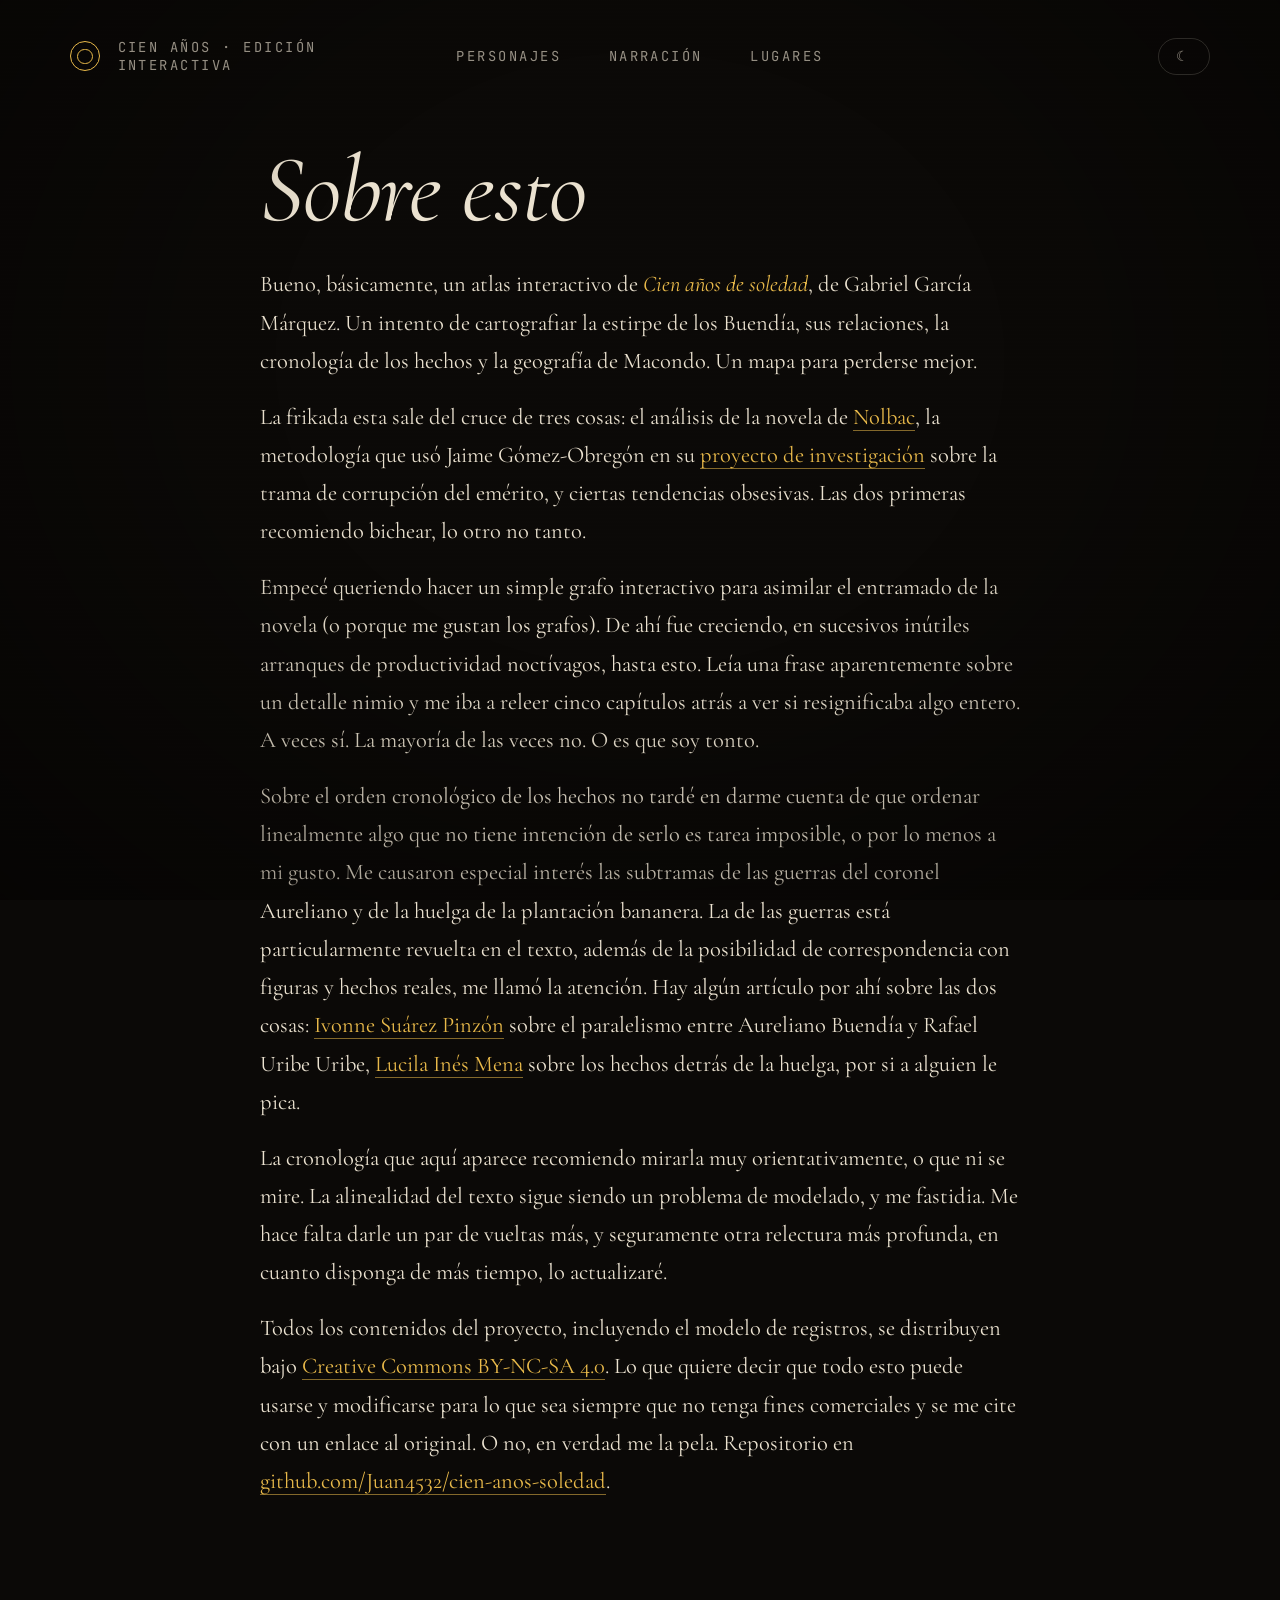
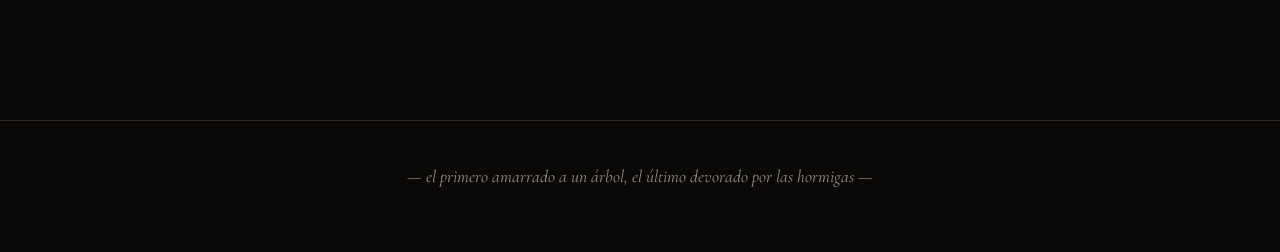
<file: visualizacion/sobre.html>
<!doctype html>
<html lang="es" data-mode="dark">
<head>
<meta charset="utf-8" />
<title>Sobre esto · Cien años de soledad</title>
<meta name="viewport" content="width=device-width, initial-scale=1" />
<link rel="preconnect" href="https://fonts.googleapis.com" />
<link rel="preconnect" href="https://fonts.gstatic.com" crossorigin />
<link href="https://fonts.googleapis.com/css2?family=Cormorant+Garamond:ital,wght@0,300;0,400;0,500;0,600;1,300;1,400;1,500&family=EB+Garamond:ital,wght@0,400;0,500;1,400;1,500&family=IM+Fell+English+SC&family=IM+Fell+DW+Pica:ital@0;1&family=JetBrains+Mono:wght@300;400;500&display=swap" rel="stylesheet" />
<link rel="stylesheet" href="styles/system.css" />
<script src="scripts/mode.js"></script>
<style>
  .sobre-wrap{
    max-width: 720px;
    margin: 0 auto;
    padding: 56px 56px 120px;
  }
  .sobre-wrap .page-eyebrow{ margin-bottom: 12px }
  .sobre-wrap h1.page-title{ margin-bottom: 64px }

  .sobre-section{ margin-bottom: 56px }
  .sobre-section h2{
    font-family: var(--font-label);
    font-size: 10px; letter-spacing: var(--label-letter);
    text-transform: var(--label-transform);
    color: var(--accent); margin-bottom: 18px;
  }
  .sobre-section p{
    font-family: var(--font-display);
    font-size: 18px; line-height: 1.7;
    color: var(--ink); margin-bottom: 14px;
  }
  .sobre-section p em{
    font-family: var(--font-italic); font-style: italic; color: var(--accent);
  }
  .sobre-section ul{
    list-style: none; padding: 0; margin: 0;
    display: flex; flex-direction: column; gap: 8px;
  }
  .sobre-section ul li{
    font-family: var(--font-display); font-size: 16px;
    color: var(--ink-soft); padding-left: 18px; position: relative;
  }
  .sobre-section ul li::before{
    content: '—'; position: absolute; left: 0; color: var(--accent);
  }
  .sobre-rule{
    border: none; border-top: var(--border-double);
    margin: 0 0 56px;
  }
  .sobre-section p a{
    color: var(--accent); text-decoration: none;
    border-bottom: 1px solid var(--accent-soft);
    transition: border-color .15s;
  }
  .sobre-section p a:hover{ border-color: var(--accent); }
</style>
</head>
<body>

<div class="vig-page"></div>

<header class="top">
  <a href="personajes.html" class="brand">
    <div class="crest"></div>
    <div class="label">cien años · edición interactiva</div>
  </a>
  <nav class="label">
    <a href="personajes.html">Personajes</a>
    <a href="cronologia.html">Narración</a>
    <a href="lugares.html">Lugares</a>
  </nav>
  <div class="ctl">
    <button class="toggle" data-mode-toggle aria-label="Alternar modo">
      <span data-toggle-label>☾</span>
    </button>
  </div>
</header>

<div class="sobre-wrap">
  <h3 class="page-title">Sobre esto</h3>

  <div class="sobre-section">
    <p>
      Bueno, básicamente, un atlas interactivo de <em>Cien años de soledad</em>, de Gabriel García Márquez.
      Un intento de cartografiar la estirpe de los Buendía, sus relaciones, la cronología de los hechos
      y la geografía de Macondo. Un mapa para perderse mejor.
    </p>
    <p>
      La frikada esta sale del cruce de tres cosas: el análisis de la novela de
      <a href="https://www.youtube.com/@NOLBAC" target="_blank" rel="noopener">Nolbac</a>,
      la metodología que usó Jaime Gómez-Obregón en su
      <a href="https://ladonacion.es" target="_blank" rel="noopener">proyecto de investigación</a>
      sobre la trama de corrupción del emérito, y ciertas tendencias obsesivas.
      Las dos primeras recomiendo bichear, lo otro no tanto.
    </p>
    <p>
      Empecé queriendo hacer un simple grafo interactivo para asimilar el entramado de la novela
      (o porque me gustan los grafos). De ahí fue creciendo, en sucesivos inútiles arranques de
      productividad noctívagos, hasta esto. Leía una frase aparentemente sobre un detalle nimio
      y me iba a releer cinco capítulos atrás a ver si resignificaba algo entero. A veces sí.
      La mayoría de las veces no. O es que soy tonto.
    </p>
    <p>
      Sobre el orden cronológico de los hechos no tardé en darme cuenta de que ordenar linealmente
      algo que no tiene intención de serlo es tarea imposible, o por lo menos a mi gusto. Me causaron
      especial interés las subtramas de las guerras del coronel Aureliano y de la huelga de la
      plantación bananera. La de las guerras está particularmente revuelta en el texto, además de
      la posibilidad de correspondencia con figuras y hechos reales, me llamó la atención. Hay algún
      artículo por ahí sobre las dos cosas:
      <a href="https://historia-actual.org/Publicaciones/index.php/hao/article/view/284" target="_blank" rel="noopener">Ivonne Suárez Pinzón</a>
      sobre el paralelismo entre Aureliano Buendía y Rafael Uribe Uribe,
      <a href="https://www.persee.fr/doc/hispa_0007-4640_1972_num_74_3_4082" target="_blank" rel="noopener">Lucila Inés Mena</a>
      sobre los hechos detrás de la huelga, por si a alguien le pica.
    </p>
    <p>
      La cronología que aquí aparece recomiendo mirarla muy orientativamente, o que ni se mire.
      La alinealidad del texto sigue siendo un problema de modelado, y me fastidia. Me hace falta
      darle un par de vueltas más, y seguramente otra relectura más profunda, en cuanto disponga
      de más tiempo, lo actualizaré.
    </p>
    <p>
      Todos los contenidos del proyecto, incluyendo el modelo de registros, se distribuyen bajo
      <a href="https://creativecommons.org/licenses/by-nc-sa/4.0/deed.es" target="_blank" rel="noopener">Creative Commons BY-NC-SA 4.0</a>.
      Lo que quiere decir que todo esto puede usarse y modificarse para lo que sea siempre que
      no tenga fines comerciales y se me cite con un enlace al original. O no, en verdad me la pela.
      Repositorio en <a href="https://github.com/Juan4532/cien-anos-soledad" target="_blank" rel="noopener">github.com/Juan4532/cien-anos-soledad</a>.
    </p>
  </div>
</div>

<footer class="bot">
  <div class="center">— el primero amarrado a un árbol, el último devorado por las hormigas —</div>
</footer>

</body>
</html>
</file>
<file: visualizacion/styles/system.css>
/* =========================================================================
   Cien años · sistema visual
   Dark mode = Daguerrotipo · Light mode = Pergamino
   ========================================================================= */

:root, html[data-mode="dark"]{
  --bg: #0b0907;
  --bg-elev: #14110d;
  --bg-card: #15110b;
  --ink: #ebe2d0;
  --ink-soft: rgba(235,226,208,0.62);
  --ink-faint: rgba(235,226,208,0.32);
  --accent: #e8b94a;
  --accent-soft: rgba(232,185,74,0.55);
  --accent-bg: rgba(232,185,74,0.10);
  --rule: rgba(235,226,208,0.16);
  --portrait: #1f1a14;
  --portrait-stripe: rgba(232,185,74,0.08);

  --font-display: 'Cormorant Garamond', Garamond, serif;
  --font-italic:  'Cormorant Garamond', Garamond, serif;
  --font-label:   'JetBrains Mono', ui-monospace, monospace;
  --label-letter: 0.18em;
  --label-transform: uppercase;
  --paper-texture: none;
  --vignette-opacity: 1;

  --shape-radius: 999px;
  --shape-square-rotate: 0deg;
  --border-double: 1px solid var(--rule);
}

html[data-mode="light"]{
  --bg: #e8dcc0;
  --bg-elev: #ddc99e;
  --bg-card: #f0e6cd;
  --ink: #2c1d0e;
  --ink-soft: rgba(44,29,14,0.66);
  --ink-faint: rgba(44,29,14,0.32);
  --accent: #9c2a1a;
  --accent-soft: rgba(156,42,26,0.50);
  --accent-bg: rgba(156,42,26,0.08);
  --rule: rgba(44,29,14,0.25);
  --portrait: #d2c4a3;
  --portrait-stripe: rgba(110,74,31,0.18);

  --font-display: 'EB Garamond', Garamond, serif;
  --font-italic:  'IM Fell DW Pica', serif;
  --font-label:   'IM Fell English SC', serif;
  --label-letter: 0.10em;
  --label-transform: none;
  --paper-texture:
    radial-gradient(ellipse 800px 600px at 15% 20%, rgba(110,74,31,0.10), transparent 60%),
    radial-gradient(ellipse 600px 800px at 90% 80%, rgba(110,74,31,0.12), transparent 60%),
    radial-gradient(circle 80px at 85% 15%, rgba(80,40,10,0.15), transparent 70%),
    radial-gradient(circle 120px at 10% 70%, rgba(80,40,10,0.10), transparent 70%);
  --vignette-opacity: 0;

  --shape-radius: 0px;
  --shape-square-rotate: 45deg;
  --border-double: 2px double var(--rule);
}

*{box-sizing:border-box;margin:0;padding:0}
html{zoom:1.25}

/* ---------- Scrollbars ---------- */
::-webkit-scrollbar { width: 6px; height: 6px; }
::-webkit-scrollbar-track { background: transparent; }
::-webkit-scrollbar-thumb {
  background: var(--rule);
  border-radius: 999px;
  transition: background .2s;
}
::-webkit-scrollbar-thumb:hover { background: var(--ink-faint); }
::-webkit-scrollbar-corner { background: transparent; }
* { scrollbar-width: thin; scrollbar-color: var(--rule) transparent; }
body{
  background: var(--bg);
  background-image: var(--paper-texture);
  color: var(--ink);
  font-family: var(--font-display);
  font-weight: 400;
  -webkit-font-smoothing: antialiased;
  min-height: 100vh;
  transition: background-color .35s ease, color .35s ease;
}
body::before{
  content:''; position:fixed; inset:0; pointer-events:none; z-index:0;
  background-image: repeating-linear-gradient(0deg, transparent 0 2px, rgba(0,0,0,0.02) 2px 3px);
  mix-blend-mode: multiply; opacity: 0.5;
}
html[data-mode="dark"] body::before{
  background-image: repeating-linear-gradient(0deg, transparent 0 2px, rgba(255,255,255,0.012) 2px 3px);
  mix-blend-mode: normal;
}
.vig-page{
  position:fixed; inset:0; pointer-events:none; z-index:0;
  opacity: var(--vignette-opacity);
  background: radial-gradient(ellipse at 50% 40%, transparent 40%, rgba(0,0,0,0.45) 100%);
}

/* ---------- Helpers ---------- */
.label{
  font-family: var(--font-label);
  letter-spacing: var(--label-letter);
  text-transform: var(--label-transform);
  font-size: 11px; font-weight: 400;
  color: var(--ink-soft);
}
html[data-mode="light"] .label{font-size: 13px}
.it{font-family: var(--font-italic); font-style: italic; font-weight: 400}
.accent{color: var(--accent)}
.rule{height:1px; background: var(--rule); width:100%}
html[data-mode="light"] .rule{border-top: 1px solid var(--rule); background:transparent; height:2px; border-bottom: 1px solid var(--rule)}

a{color: inherit}
button{font: inherit}

/* ---------- Header ---------- */
header.top{
  position:relative; z-index:2;
  display:grid; grid-template-columns: 1fr auto 1fr; align-items:center;
  padding: 30px 56px 0; gap: 32px;
  max-width: 1440px; margin-left: auto; margin-right: auto;
}
header.top .brand{justify-self:start; display:flex; gap:14px; align-items:center; text-decoration:none; color:inherit}
header.top .brand .crest{
  width:24px; height:24px; border:1px solid var(--accent);
  border-radius: var(--shape-radius); position:relative; flex:0 0 auto;
  transform: rotate(var(--shape-square-rotate));
}
header.top .brand .crest::after{
  content:''; position:absolute; inset:5px;
  border:1px solid var(--accent); border-radius: var(--shape-radius);
}
header.top nav{display:flex; gap: 38px}
header.top nav a{color: var(--ink-soft); text-decoration:none; transition: color .2s}
header.top nav a:hover, header.top nav a.is-active{color: var(--accent)}
header.top nav a.is-active{position:relative}
header.top nav a.is-active::after{
  content:''; position:absolute; left:0; right:0; bottom:-6px;
  height:1px; background: var(--accent);
}
header.top .ctl{justify-self:end; display:flex; gap:14px; align-items:center}

.toggle{
  background: transparent; border: 1px solid var(--rule); color: var(--ink-soft);
  padding: 7px 14px; border-radius: 999px; cursor: pointer;
  font-family: var(--font-label); font-size: 11px;
  letter-spacing: var(--label-letter); text-transform: var(--label-transform);
  transition: color .2s, border-color .2s;
}
html[data-mode="light"] .toggle{border-radius: 0; padding: 7px 16px}
.toggle:hover{border-color: var(--accent); color: var(--accent)}

/* ---------- Page title / hero shared ---------- */
.page-eyebrow{
  font-family: var(--font-label); font-size: 11px;
  letter-spacing: var(--label-letter); text-transform: var(--label-transform);
  color: var(--accent); margin-bottom: 20px;
}
.page-title{
  font-family: var(--font-display);
  font-weight: 400; font-style: italic;
  font-size: 76px; line-height: 0.95; letter-spacing: -0.01em;
  color: var(--ink); margin-bottom: 24px;
}
html[data-mode="light"] .page-title{font-weight: 500; font-style: normal}
.page-title em{
  color: var(--accent);
  font-family: var(--font-italic);
  font-style: italic; font-weight: 400;
}
.page-lede{
  font-family: var(--font-italic); font-style: italic;
  font-size: 19px; line-height: 1.55;
  color: var(--ink-soft); max-width: 56ch; margin-bottom: 32px;
}

/* ---------- Footer ---------- */
footer.bot{
  position:relative; z-index:1;
  padding: 36px 56px 52px;
  display:flex; justify-content:center; align-items:center;
  border-top: var(--border-double);
}
footer.bot .label{font-size: 10px}
footer.bot .center{
  font-family: var(--font-italic); font-style: italic;
  color: var(--ink-soft); font-size: 14px;
  white-space: nowrap;
}
html[data-mode="light"] footer.bot .center{font-size: 16px}
footer.bot .right{text-align:right}

/* ---------- Portrait placeholder ---------- */
.portrait{
  background: var(--portrait);
  background-image: repeating-linear-gradient(45deg, transparent 0 6px, var(--portrait-stripe) 6px 7px);
  box-shadow: inset 0 0 0 1px var(--accent-soft), inset 0 0 22px rgba(0,0,0,.35);
  display:flex; align-items:center; justify-content:center; text-align:center;
  border-radius: 50%;
}
html[data-mode="light"] .portrait{box-shadow: inset 0 0 0 1px var(--accent-soft), inset 0 0 14px rgba(80,40,10,0.30)}
.portrait .pname{
  font-family: var(--font-label); font-size: 9px;
  letter-spacing: var(--label-letter); text-transform: var(--label-transform);
  color: var(--ink-soft); padding: 0 6px; line-height: 1.4;
}

/* ---------- Pills, chips, buttons ---------- */
.chip{
  display:inline-flex; align-items:center; gap:8px;
  padding: 6px 14px; border: 1px solid var(--rule);
  border-radius: 999px; cursor:pointer;
  font-family: var(--font-label); font-size: 11px;
  letter-spacing: var(--label-letter); text-transform: var(--label-transform);
  color: var(--ink-soft); background: transparent; transition: all .15s;
}
html[data-mode="light"] .chip{border-radius:0; padding: 6px 12px}
.chip:hover{border-color: var(--accent); color: var(--accent)}
.chip.is-active{background: var(--accent); border-color: var(--accent); color: var(--bg)}
html[data-mode="light"] .chip.is-active{color: var(--bg)}

.btn-text{
  background: transparent; border: none; cursor: pointer;
  color: var(--ink-soft); padding: 4px 0;
  font-family: var(--font-label); font-size: 11px;
  letter-spacing: var(--label-letter); text-transform: var(--label-transform);
}
.btn-text:hover{color: var(--accent)}

/* ---------- Card ---------- */
.card{
  background: var(--bg-card);
  border: 1px solid var(--rule);
  padding: 24px;
  border-radius: 4px;
}
html[data-mode="light"] .card{border-radius:0}

/* ---------- Footnote rule helpers ---------- */
.section{position:relative; z-index:1}
.section + .section{border-top: var(--border-double)}

/* =========================================================================
   Mobile — max 768px
   Cancels the desktop zoom and stacks the shared header/footer.
   Page-specific layout rules live in each page's own <style> block.
   ========================================================================= */
@media (max-width: 768px) {
  html { zoom: 1 }

  header.top {
    grid-template-columns: 1fr auto;
    padding: 18px 20px 0;
    gap: 12px;
  }
  header.top nav {
    grid-column: 1 / -1;
    overflow-x: auto;
    padding-bottom: 6px;
    gap: 22px;
    -webkit-overflow-scrolling: touch;
    scrollbar-width: none;
  }
  header.top nav::-webkit-scrollbar { display: none }
  header.top .ctl { grid-column: 2; grid-row: 1 }

  .page-title { font-size: 48px }
  .page-lede { font-size: 16px }

  footer.bot {
    padding: 24px 20px 36px;
    flex-direction: column;
    gap: 8px;
    text-align: center;
  }
  footer.bot .left, footer.bot .right { text-align: center }
}
</file>
